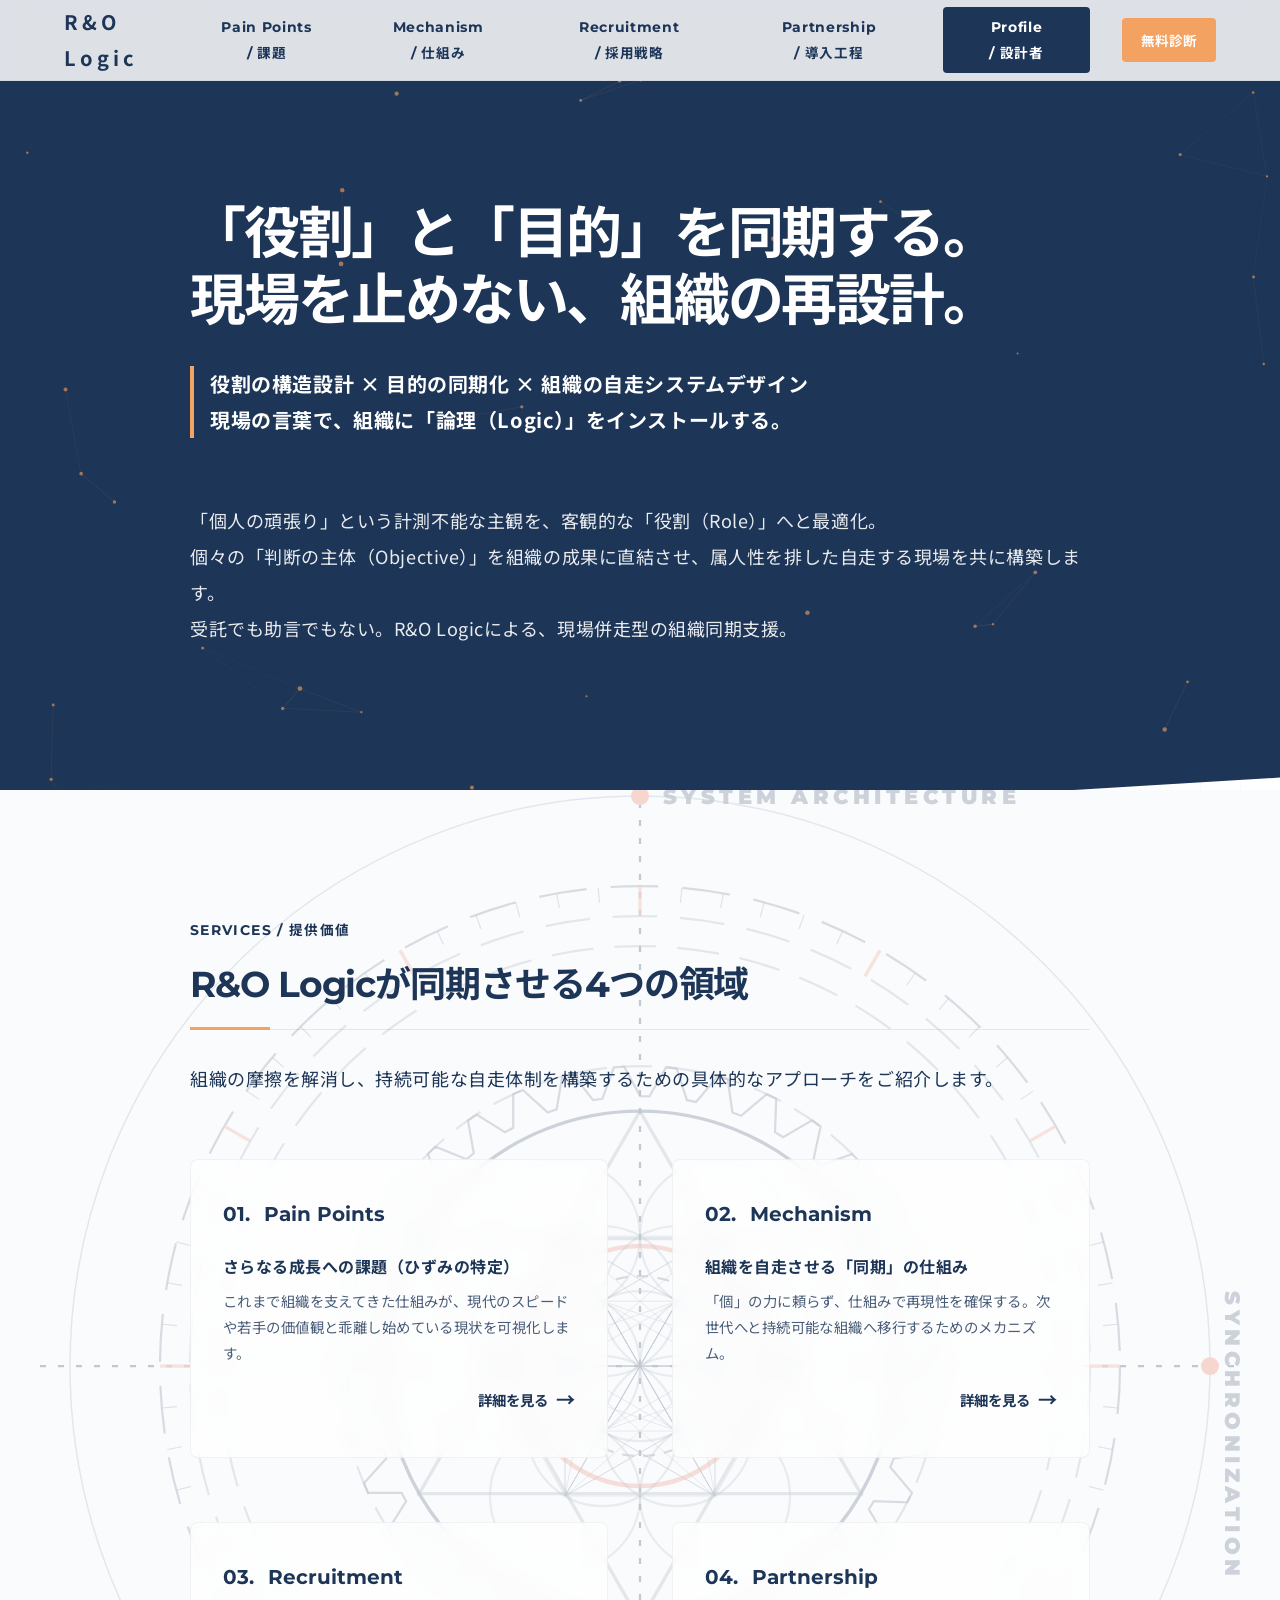
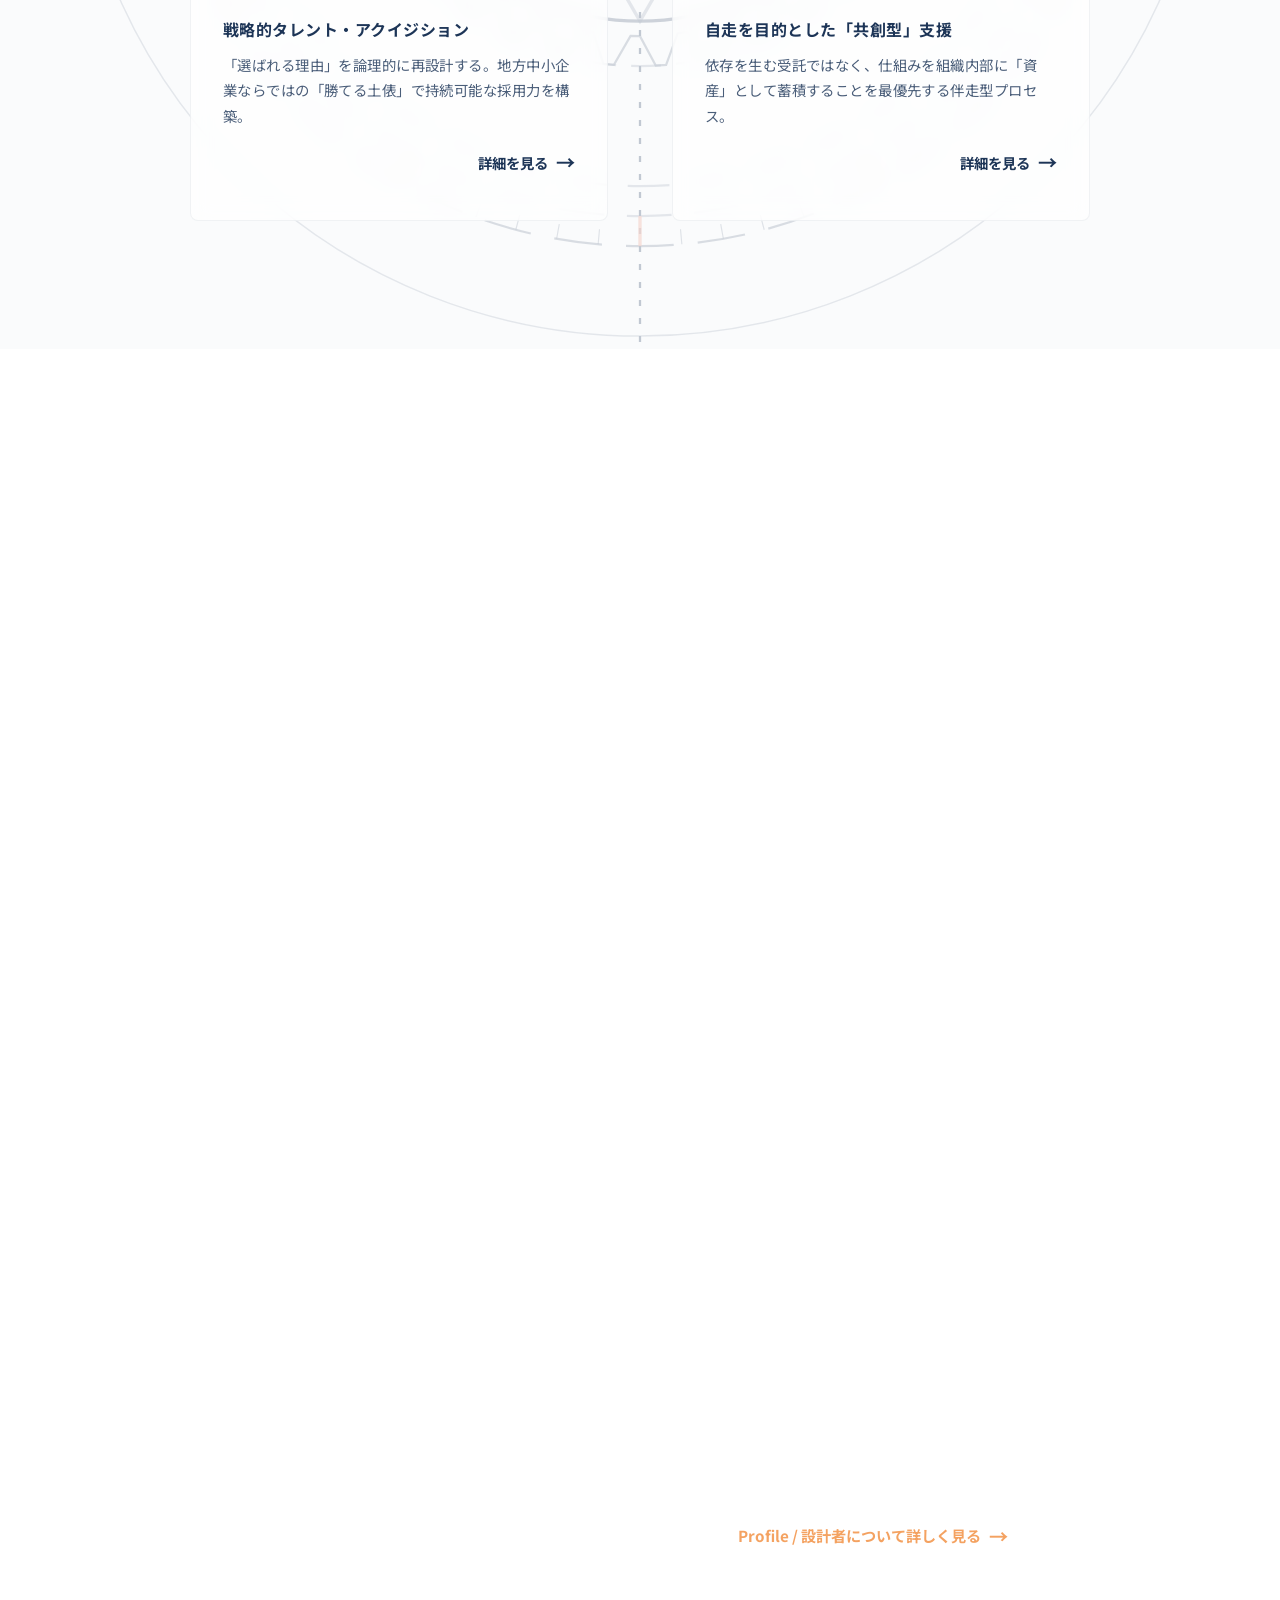
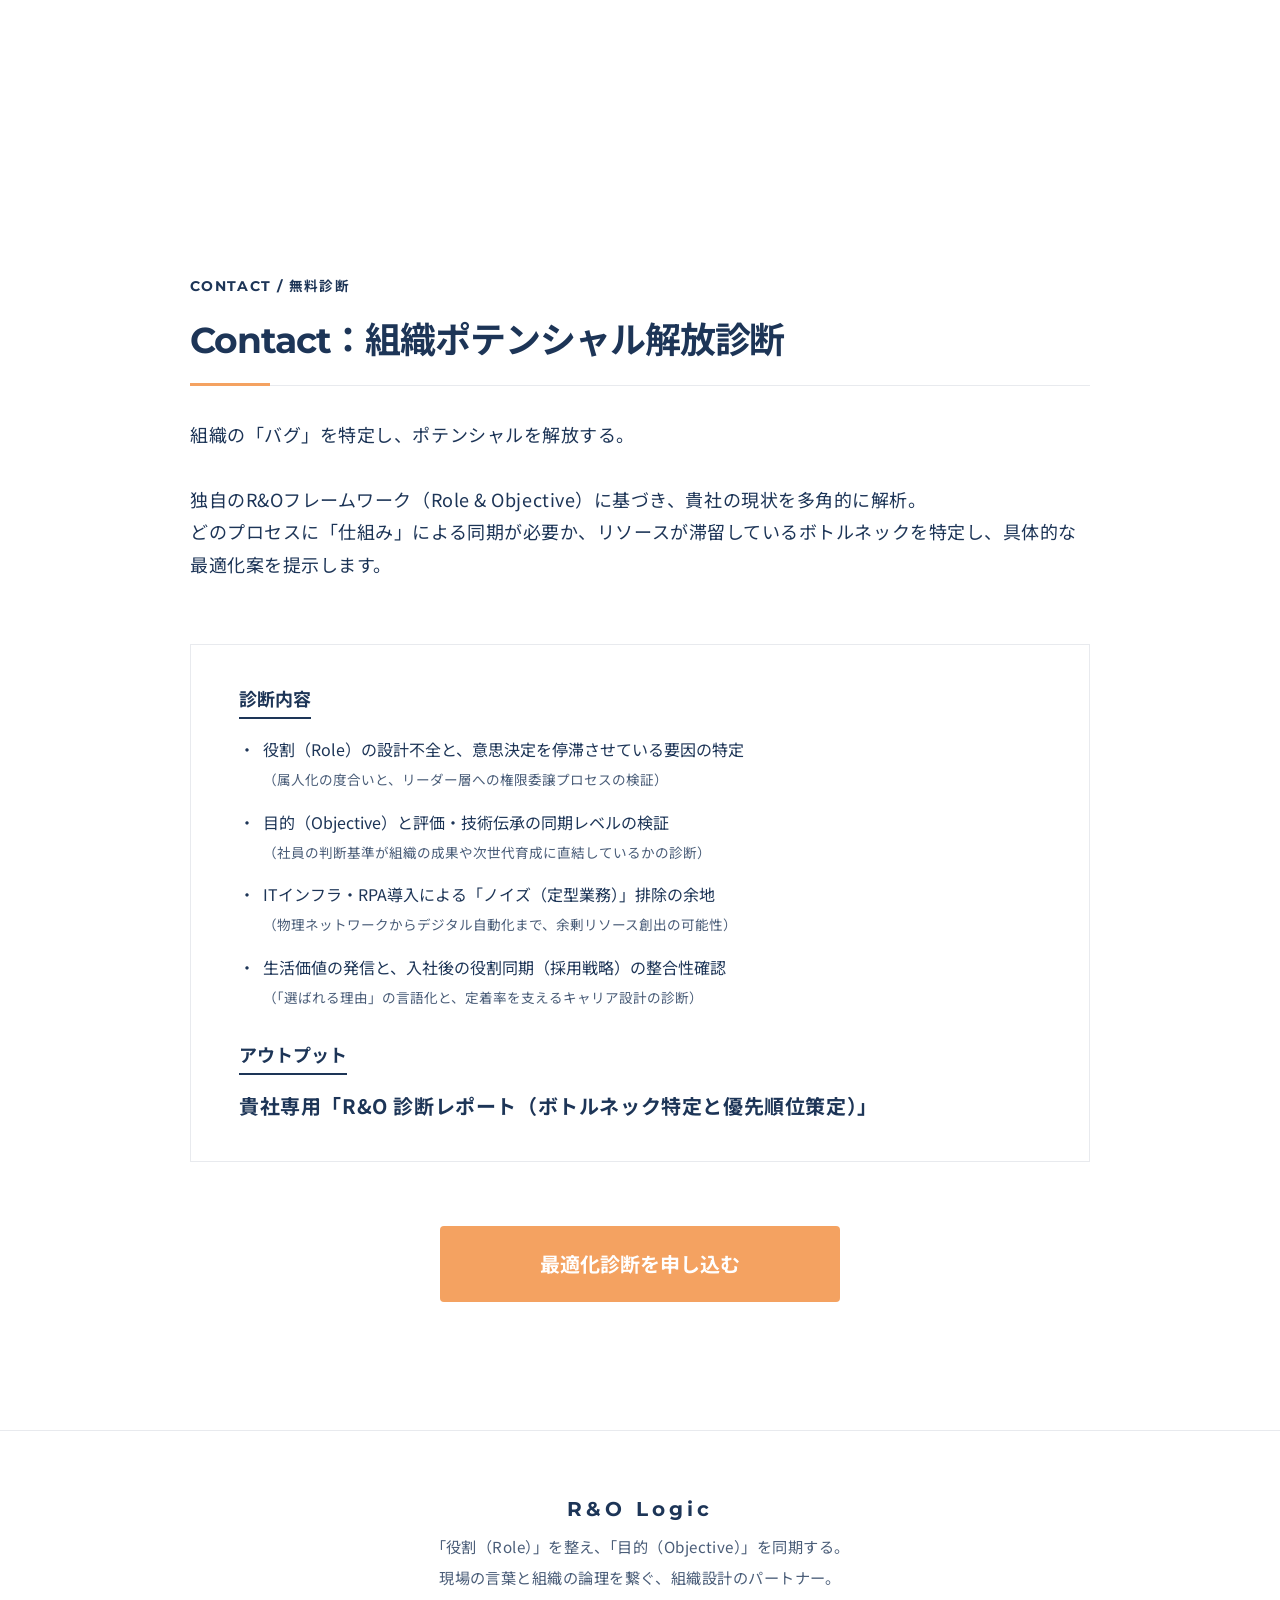
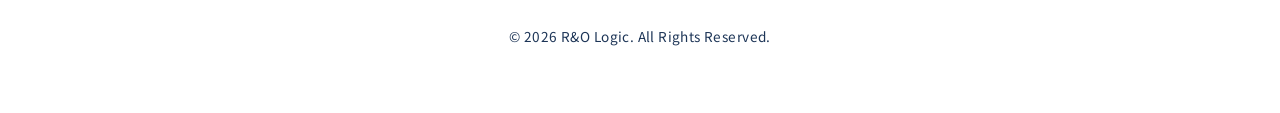
<file: index.html>
<!DOCTYPE html>
<html lang="ja">

<head>
    <meta charset="UTF-8">
    <meta name="viewport" content="width=device-width, initial-scale=1.0">
    <title>R&amp;O Logic | 現場を止めない組織同期化</title>
    <meta name="description"
        content="「個人の頑張り」を客観的な「役割」へと最適化。属人性を排した自走する現場を共に構築します。">
    <!-- OGP and Twitter Cards -->
    <meta property="og:title" content="R&amp;O Logic | 現場を止めない組織同期化">
    <meta property="og:description" content="「個人の頑張り」を客観的な「役割」へと最適化。属人性を排した自走する現場を共に構築します。">
    <meta property="og:type" content="website">
    <meta property="og:url" content="https://ein0327.github.io/RO-Logic/">
    <meta property="og:image" content="https://ein0327.github.io/RO-Logic/img/og-image.png">
    <meta name="twitter:card" content="summary_large_image">
    <!-- Favicon -->
    <link rel="icon" type="image/svg+xml" href="img/favicon.svg">
    <!-- Fonts -->
    <link rel="preconnect" href="https://fonts.googleapis.com">
    <link rel="preconnect" href="https://fonts.gstatic.com" crossorigin>
    <link
        href="https://fonts.googleapis.com/css2?family=Montserrat:wght@400;700;900&family=Noto+Sans+JP:wght@400;500;700;900&display=swap"
        rel="stylesheet">
    <link rel="stylesheet" href="css/style.css">
</head>

<body>
    <!-- Preloader -->
    <div id="preloader" class="preloader">
        <div class="preloader-content">
            <span class="preloader-logo">R&amp;O Logic</span>
            <div class="preloader-line"></div>
        </div>
    </div>
    <header class="header">
        <div class="header-container">
            <a href="index.html" class="logo" style="text-decoration: none; color: inherit;">R&amp;O Logic</a>
            <div class="header-actions">
                <nav class="nav" id="nav" aria-label="詳細メニュー">
                    <ul class="nav-list">
                        <li><a href="pain-points.html" class="nav-link"><span class="nav-en">Pain Points</span><span
                                    class="nav-ja">/ 課題</span></a></li>
                        <li><a href="mechanism.html" class="nav-link"><span class="nav-en">Mechanism</span><span
                                    class="nav-ja">/ 仕組み</span></a></li>
                        <li><a href="recruitment.html" class="nav-link"><span class="nav-en">Recruitment</span><span
                                    class="nav-ja">/ 採用戦略</span></a></li>
                        <li><a href="partnership.html" class="nav-link"><span class="nav-en">Partnership</span><span
                                    class="nav-ja">/ 導入工程</span></a></li>
                        <li><a href="profile.html" class="nav-link"><span class="nav-en">Profile</span><span
                                    class="nav-ja">/ 設計者</span></a></li>
                    </ul>
                </nav>
                <div class="header-right">
                    <a href="index.html#contact" class="btn btn-sm header-btn" style="word-break: keep-all; overflow-wrap: normal;"><span style="display:inline-block;">無料</span><span style="display:inline-block;">診断</span></a>
                    <button class="hamburger" id="hamburger" aria-label="Menu">
                        <span></span><span></span><span></span>
                    </button>
                </div>
            </div>
        </div>
    </header>

    <main>
        <!-- 1. Hero View -->
        <section id="concept" class="hero section-spacing">
            <canvas id="hero-canvas"></canvas>
            <div class="container hero-container fade-up">
                <h1 class="hero-title" style="font-size: 3.5rem;">
                    「役割」と「目的」を同期する。<br>
                    現場を止めない、組織の再設計。
                </h1>
                <p class="hero-sub" style="line-height: 1.8;">
                    役割の構造設計 × 目的の同期化 × 組織の自走システムデザイン<br>
                    現場の言葉で、組織に「論理（Logic）」をインストールする。
                </p>
                <div class="hero-lead">
                    <p>「個人の頑張り」という計測不能な主観を、客観的な「役割（Role）」へと最適化。<br>
                        個々の「判断の主体（Objective）」を組織の成果に直結させ、属人性を排した自走する現場を共に構築します。<br>
                        受託でも助言でもない。R&amp;O Logicによる、現場併走型の組織同期支援。</p>
                </div>
            </div>
        </section>


        <!-- Services Overview Grid (Subpages Links) -->
        <section class="section-spacing" style="position: relative; overflow: hidden; background-color: #fafbfc;">
            <!-- Da Vinci Blueprint Background Matrix -->
            <div style="position: absolute; top: 50%; left: 50%; width: 100%; min-width: 800px; max-width: 1200px; height: auto; transform: translate(-50%, -50%); pointer-events: none; opacity: 0.25; z-index: 0;">
                <svg viewBox="0 0 800 800" width="100%" height="auto" xmlns="http://www.w3.org/2000/svg">
                    <!-- Background Crosshairs & Golden Ratio Lines -->
                    <line x1="400" y1="0" x2="400" y2="800" stroke="#1D3557" stroke-width="1.5" stroke-dasharray="4 8"/>
                    <line x1="0" y1="400" x2="800" y2="400" stroke="#1D3557" stroke-width="1.5" stroke-dasharray="4 8"/>
                    <circle cx="400" cy="400" r="380" fill="none" stroke="#1D3557" stroke-width="1" opacity="0.4"/>
                    
                    <!-- Massive Central Object (Astrolabe / Orbit) -->
                    <g style="transform-origin: 400px 400px; animation-duration: 120s;" class="anim-spin-slow">
                        <!-- Giant Astrolabe Base -->
                        <circle cx="400" cy="400" r="320" fill="none" stroke="#1D3557" stroke-width="1.5" stroke-dasharray="32.0 16.0" opacity="0.6"/>
                        <circle cx="400" cy="400" r="300" fill="none" stroke="#1D3557" stroke-width="1.5" stroke-dasharray="30.0 15.0" opacity="0.4"/>
                        <circle cx="400" cy="400" r="280" fill="none" stroke="#1D3557" stroke-width="1.5" stroke-dasharray="28.0 14.0" opacity="0.4"/>
                        <circle cx="400" cy="400" r="200" fill="none" stroke="#1D3557" stroke-width="1.5" stroke-dasharray="20.0 10.0" opacity="0.4"/>
                        <line x1="720.0" y1="400.0" x2="700.0" y2="400.0" stroke="#E76F51" stroke-width="2.25" opacity="0.7"/>
                        <line x1="718.8" y1="427.9" x2="708.8" y2="427.0" stroke="#1D3557" stroke-width="0.75" opacity="0.5"/>
                        <line x1="715.1" y1="455.6" x2="705.3" y2="453.8" stroke="#1D3557" stroke-width="0.75" opacity="0.5"/>
                        <line x1="709.1" y1="482.8" x2="699.4" y2="480.2" stroke="#1D3557" stroke-width="0.75" opacity="0.5"/>
                        <line x1="700.7" y1="509.4" x2="691.3" y2="506.0" stroke="#1D3557" stroke-width="0.75" opacity="0.5"/>
                        <line x1="690.0" y1="535.2" x2="681.0" y2="531.0" stroke="#1D3557" stroke-width="0.75" opacity="0.5"/>
                        <line x1="677.1" y1="560.0" x2="659.8" y2="550.0" stroke="#E76F51" stroke-width="2.25" opacity="0.7"/>
                        <line x1="662.1" y1="583.5" x2="653.9" y2="577.8" stroke="#1D3557" stroke-width="0.75" opacity="0.5"/>
                        <line x1="645.1" y1="605.7" x2="637.5" y2="599.3" stroke="#1D3557" stroke-width="0.75" opacity="0.5"/>
                        <line x1="626.3" y1="626.3" x2="619.2" y2="619.2" stroke="#1D3557" stroke-width="0.75" opacity="0.5"/>
                        <line x1="605.7" y1="645.1" x2="599.3" y2="637.5" stroke="#1D3557" stroke-width="0.75" opacity="0.5"/>
                        <line x1="583.5" y1="662.1" x2="577.8" y2="653.9" stroke="#1D3557" stroke-width="0.75" opacity="0.5"/>
                        <line x1="560.0" y1="677.1" x2="550.0" y2="659.8" stroke="#E76F51" stroke-width="2.25" opacity="0.7"/>
                        <line x1="535.2" y1="690.0" x2="531.0" y2="681.0" stroke="#1D3557" stroke-width="0.75" opacity="0.5"/>
                        <line x1="509.4" y1="700.7" x2="506.0" y2="691.3" stroke="#1D3557" stroke-width="0.75" opacity="0.5"/>
                        <line x1="482.8" y1="709.1" x2="480.2" y2="699.4" stroke="#1D3557" stroke-width="0.75" opacity="0.5"/>
                        <line x1="455.6" y1="715.1" x2="453.8" y2="705.3" stroke="#1D3557" stroke-width="0.75" opacity="0.5"/>
                        <line x1="427.9" y1="718.8" x2="427.0" y2="708.8" stroke="#1D3557" stroke-width="0.75" opacity="0.5"/>
                        <line x1="400.0" y1="720.0" x2="400.0" y2="700.0" stroke="#E76F51" stroke-width="2.25" opacity="0.7"/>
                        <line x1="372.1" y1="718.8" x2="373.0" y2="708.8" stroke="#1D3557" stroke-width="0.75" opacity="0.5"/>
                        <line x1="344.4" y1="715.1" x2="346.2" y2="705.3" stroke="#1D3557" stroke-width="0.75" opacity="0.5"/>
                        <line x1="317.2" y1="709.1" x2="319.8" y2="699.4" stroke="#1D3557" stroke-width="0.75" opacity="0.5"/>
                        <line x1="290.6" y1="700.7" x2="294.0" y2="691.3" stroke="#1D3557" stroke-width="0.75" opacity="0.5"/>
                        <line x1="264.8" y1="690.0" x2="269.0" y2="681.0" stroke="#1D3557" stroke-width="0.75" opacity="0.5"/>
                        <line x1="240.0" y1="677.1" x2="250.0" y2="659.8" stroke="#E76F51" stroke-width="2.25" opacity="0.7"/>
                        <line x1="216.5" y1="662.1" x2="222.2" y2="653.9" stroke="#1D3557" stroke-width="0.75" opacity="0.5"/>
                        <line x1="194.3" y1="645.1" x2="200.7" y2="637.5" stroke="#1D3557" stroke-width="0.75" opacity="0.5"/>
                        <line x1="173.7" y1="626.3" x2="180.8" y2="619.2" stroke="#1D3557" stroke-width="0.75" opacity="0.5"/>
                        <line x1="154.9" y1="605.7" x2="162.5" y2="599.3" stroke="#1D3557" stroke-width="0.75" opacity="0.5"/>
                        <line x1="137.9" y1="583.5" x2="146.1" y2="577.8" stroke="#1D3557" stroke-width="0.75" opacity="0.5"/>
                        <line x1="122.9" y1="560.0" x2="140.2" y2="550.0" stroke="#E76F51" stroke-width="2.25" opacity="0.7"/>
                        <line x1="110.0" y1="535.2" x2="119.0" y2="531.0" stroke="#1D3557" stroke-width="0.75" opacity="0.5"/>
                        <line x1="99.3" y1="509.4" x2="108.7" y2="506.0" stroke="#1D3557" stroke-width="0.75" opacity="0.5"/>
                        <line x1="90.9" y1="482.8" x2="100.6" y2="480.2" stroke="#1D3557" stroke-width="0.75" opacity="0.5"/>
                        <line x1="84.9" y1="455.6" x2="94.7" y2="453.8" stroke="#1D3557" stroke-width="0.75" opacity="0.5"/>
                        <line x1="81.2" y1="427.9" x2="91.2" y2="427.0" stroke="#1D3557" stroke-width="0.75" opacity="0.5"/>
                        <line x1="80.0" y1="400.0" x2="100.0" y2="400.0" stroke="#E76F51" stroke-width="2.25" opacity="0.7"/>
                        <line x1="81.2" y1="372.1" x2="91.2" y2="373.0" stroke="#1D3557" stroke-width="0.75" opacity="0.5"/>
                        <line x1="84.9" y1="344.4" x2="94.7" y2="346.2" stroke="#1D3557" stroke-width="0.75" opacity="0.5"/>
                        <line x1="90.9" y1="317.2" x2="100.6" y2="319.8" stroke="#1D3557" stroke-width="0.75" opacity="0.5"/>
                        <line x1="99.3" y1="290.6" x2="108.7" y2="294.0" stroke="#1D3557" stroke-width="0.75" opacity="0.5"/>
                        <line x1="110.0" y1="264.8" x2="119.0" y2="269.0" stroke="#1D3557" stroke-width="0.75" opacity="0.5"/>
                        <line x1="122.9" y1="240.0" x2="140.2" y2="250.0" stroke="#E76F51" stroke-width="2.25" opacity="0.7"/>
                        <line x1="137.9" y1="216.5" x2="146.1" y2="222.2" stroke="#1D3557" stroke-width="0.75" opacity="0.5"/>
                        <line x1="154.9" y1="194.3" x2="162.5" y2="200.7" stroke="#1D3557" stroke-width="0.75" opacity="0.5"/>
                        <line x1="173.7" y1="173.7" x2="180.8" y2="180.8" stroke="#1D3557" stroke-width="0.75" opacity="0.5"/>
                        <line x1="194.3" y1="154.9" x2="200.7" y2="162.5" stroke="#1D3557" stroke-width="0.75" opacity="0.5"/>
                        <line x1="216.5" y1="137.9" x2="222.2" y2="146.1" stroke="#1D3557" stroke-width="0.75" opacity="0.5"/>
                        <line x1="240.0" y1="122.9" x2="250.0" y2="140.2" stroke="#E76F51" stroke-width="2.25" opacity="0.7"/>
                        <line x1="264.8" y1="110.0" x2="269.0" y2="119.0" stroke="#1D3557" stroke-width="0.75" opacity="0.5"/>
                        <line x1="290.6" y1="99.3" x2="294.0" y2="108.7" stroke="#1D3557" stroke-width="0.75" opacity="0.5"/>
                        <line x1="317.2" y1="90.9" x2="319.8" y2="100.6" stroke="#1D3557" stroke-width="0.75" opacity="0.5"/>
                        <line x1="344.4" y1="84.9" x2="346.2" y2="94.7" stroke="#1D3557" stroke-width="0.75" opacity="0.5"/>
                        <line x1="372.1" y1="81.2" x2="373.0" y2="91.2" stroke="#1D3557" stroke-width="0.75" opacity="0.5"/>
                        <line x1="400.0" y1="80.0" x2="400.0" y2="100.0" stroke="#E76F51" stroke-width="2.25" opacity="0.7"/>
                        <line x1="427.9" y1="81.2" x2="427.0" y2="91.2" stroke="#1D3557" stroke-width="0.75" opacity="0.5"/>
                        <line x1="455.6" y1="84.9" x2="453.8" y2="94.7" stroke="#1D3557" stroke-width="0.75" opacity="0.5"/>
                        <line x1="482.8" y1="90.9" x2="480.2" y2="100.6" stroke="#1D3557" stroke-width="0.75" opacity="0.5"/>
                        <line x1="509.4" y1="99.3" x2="506.0" y2="108.7" stroke="#1D3557" stroke-width="0.75" opacity="0.5"/>
                        <line x1="535.2" y1="110.0" x2="531.0" y2="119.0" stroke="#1D3557" stroke-width="0.75" opacity="0.5"/>
                        <line x1="560.0" y1="122.9" x2="550.0" y2="140.2" stroke="#E76F51" stroke-width="2.25" opacity="0.7"/>
                        <line x1="583.5" y1="137.9" x2="577.8" y2="146.1" stroke="#1D3557" stroke-width="0.75" opacity="0.5"/>
                        <line x1="605.7" y1="154.9" x2="599.3" y2="162.5" stroke="#1D3557" stroke-width="0.75" opacity="0.5"/>
                        <line x1="626.3" y1="173.7" x2="619.2" y2="180.8" stroke="#1D3557" stroke-width="0.75" opacity="0.5"/>
                        <line x1="645.1" y1="194.3" x2="637.5" y2="200.7" stroke="#1D3557" stroke-width="0.75" opacity="0.5"/>
                        <line x1="662.1" y1="216.5" x2="653.9" y2="222.2" stroke="#1D3557" stroke-width="0.75" opacity="0.5"/>
                        <line x1="677.1" y1="240.0" x2="659.8" y2="250.0" stroke="#E76F51" stroke-width="2.25" opacity="0.7"/>
                        <line x1="690.0" y1="264.8" x2="681.0" y2="269.0" stroke="#1D3557" stroke-width="0.75" opacity="0.5"/>
                        <line x1="700.7" y1="290.6" x2="691.3" y2="294.0" stroke="#1D3557" stroke-width="0.75" opacity="0.5"/>
                        <line x1="709.1" y1="317.2" x2="699.4" y2="319.8" stroke="#1D3557" stroke-width="0.75" opacity="0.5"/>
                        <line x1="715.1" y1="344.4" x2="705.3" y2="346.2" stroke="#1D3557" stroke-width="0.75" opacity="0.5"/>
                        <line x1="718.8" y1="372.1" x2="708.8" y2="373.0" stroke="#1D3557" stroke-width="0.75" opacity="0.5"/>
                        <circle cx="400" cy="400" r="80" fill="none" stroke="#E76F51" stroke-width="3.0" opacity="0.8"/>
                        <circle cx="400" cy="400" r="60" fill="none" stroke="#1D3557" stroke-width="1.5" stroke-dasharray="8 6" opacity="0.6"/>
                    </g>

                    <!-- Counter-Rotating Inner Object -->
                    <g style="transform-origin: 400px 400px; animation-duration: 180s;" class="anim-spin-reverse">
                        <path d="M 580.0 400.0 L 579.9 406.3 L 599.2 417.4 L 598.5 424.4 L 577.3 431.3 L 576.1 437.4 L 593.2 451.8 L 591.3 458.5 L 569.1 461.6 L 566.9 467.4 L 581.3 484.5 L 578.2 490.8 L 555.9 490.0 L 552.6 495.4 L 563.8 514.7 L 559.7 520.4 L 537.9 515.7 L 533.8 520.4 L 541.4 541.4 L 536.4 546.3 L 515.7 537.9 L 510.8 541.8 L 514.7 563.8 L 508.9 567.7 L 490.0 555.9 L 484.5 558.9 L 484.5 581.3 L 478.1 584.1 L 461.6 569.1 L 455.6 571.2 L 451.8 593.2 L 445.0 594.9 L 431.3 577.3 L 425.1 578.2 L 417.4 599.2 L 410.5 599.7 L 400.0 580.0 L 393.7 579.9 L 382.6 599.2 L 375.6 598.5 L 368.7 577.3 L 362.6 576.1 L 348.2 593.2 L 341.5 591.3 L 338.4 569.1 L 332.6 566.9 L 315.5 581.3 L 309.2 578.2 L 310.0 555.9 L 304.6 552.6 L 285.3 563.8 L 279.6 559.7 L 284.3 537.9 L 279.6 533.8 L 258.6 541.4 L 253.7 536.4 L 262.1 515.7 L 258.2 510.8 L 236.2 514.7 L 232.3 508.9 L 244.1 490.0 L 241.1 484.5 L 218.7 484.5 L 215.9 478.1 L 230.9 461.6 L 228.8 455.6 L 206.8 451.8 L 205.1 445.0 L 222.7 431.3 L 221.8 425.1 L 200.8 417.4 L 200.3 410.5 L 220.0 400.0 L 220.1 393.7 L 200.8 382.6 L 201.5 375.6 L 222.7 368.7 L 223.9 362.6 L 206.8 348.2 L 208.7 341.5 L 230.9 338.4 L 233.1 332.6 L 218.7 315.5 L 221.8 309.2 L 244.1 310.0 L 247.4 304.6 L 236.2 285.3 L 240.3 279.6 L 262.1 284.3 L 266.2 279.6 L 258.6 258.6 L 263.6 253.7 L 284.3 262.1 L 289.2 258.2 L 285.3 236.2 L 291.1 232.3 L 310.0 244.1 L 315.5 241.1 L 315.5 218.7 L 321.9 215.9 L 338.4 230.9 L 344.4 228.8 L 348.2 206.8 L 355.0 205.1 L 368.7 222.7 L 374.9 221.8 L 382.6 200.8 L 389.5 200.3 L 400.0 220.0 L 406.3 220.1 L 417.4 200.8 L 424.4 201.5 L 431.3 222.7 L 437.4 223.9 L 451.8 206.8 L 458.5 208.7 L 461.6 230.9 L 467.4 233.1 L 484.5 218.7 L 490.8 221.8 L 490.0 244.1 L 495.4 247.4 L 514.7 236.2 L 520.4 240.3 L 515.7 262.1 L 520.4 266.2 L 541.4 258.6 L 546.3 263.6 L 537.9 284.3 L 541.8 289.2 L 563.8 285.3 L 567.7 291.1 L 555.9 310.0 L 558.9 315.5 L 581.3 315.5 L 584.1 321.9 L 569.1 338.4 L 571.2 344.4 L 593.2 348.2 L 594.9 355.0 L 577.3 368.7 L 578.2 374.9 L 599.2 382.6 L 599.7 389.5 Z" fill="none" opacity="0.6" stroke="#1D3557" stroke-width="1.5"/>
                        <circle cx="400" cy="400" r="170" fill="none" stroke="#1D3557" stroke-width="2.25" opacity="0.8"/>
                        <polygon points="400,230 547.22,485.0 252.78,485.0" fill="none" stroke="#1D3557" stroke-width="2.25" opacity="0.4"/>
                        <polygon points="400,570 547.22,315.0 252.78,315.0" fill="none" stroke="#1D3557" stroke-width="2.25" opacity="0.4"/>

                        <!-- Metatron Web Overlay -->
                        <circle cx="400.0" cy="400.0" r="50.0" fill="none" stroke="#1D3557" stroke-width="1.5" opacity="0.3"/>
                        <circle cx="450.0" cy="400.0" r="50.0" fill="none" stroke="#1D3557" stroke-width="1.5" opacity="0.3"/>
                        <circle cx="425.0" cy="443.3" r="50.0" fill="none" stroke="#1D3557" stroke-width="1.5" opacity="0.3"/>
                        <circle cx="375.0" cy="443.3" r="50.0" fill="none" stroke="#1D3557" stroke-width="1.5" opacity="0.3"/>
                        <circle cx="350.0" cy="400.0" r="50.0" fill="none" stroke="#1D3557" stroke-width="1.5" opacity="0.3"/>
                        <circle cx="375.0" cy="356.7" r="50.0" fill="none" stroke="#1D3557" stroke-width="1.5" opacity="0.3"/>
                        <circle cx="425.0" cy="356.7" r="50.0" fill="none" stroke="#1D3557" stroke-width="1.5" opacity="0.3"/>
                        <circle cx="500.0" cy="400.0" r="50.0" fill="none" stroke="#1D3557" stroke-width="1.5" opacity="0.3"/>
                        <circle cx="450.0" cy="486.6" r="50.0" fill="none" stroke="#1D3557" stroke-width="1.5" opacity="0.3"/>
                        <circle cx="350.0" cy="486.6" r="50.0" fill="none" stroke="#1D3557" stroke-width="1.5" opacity="0.3"/>
                        <circle cx="300.0" cy="400.0" r="50.0" fill="none" stroke="#1D3557" stroke-width="1.5" opacity="0.3"/>
                        <circle cx="350.0" cy="313.4" r="50.0" fill="none" stroke="#1D3557" stroke-width="1.5" opacity="0.3"/>
                        <circle cx="450.0" cy="313.4" r="50.0" fill="none" stroke="#1D3557" stroke-width="1.5" opacity="0.3"/>
                        <line x1="400.0" y1="400.0" x2="450.0" y2="400.0" stroke="#1D3557" stroke-width="0.6000000000000001" opacity="0.4"/>
                        <line x1="400.0" y1="400.0" x2="425.0" y2="443.3" stroke="#1D3557" stroke-width="0.6000000000000001" opacity="0.4"/>
                        <line x1="400.0" y1="400.0" x2="375.0" y2="443.3" stroke="#1D3557" stroke-width="0.6000000000000001" opacity="0.4"/>
                        <line x1="400.0" y1="400.0" x2="350.0" y2="400.0" stroke="#1D3557" stroke-width="0.6000000000000001" opacity="0.4"/>
                        <line x1="400.0" y1="400.0" x2="375.0" y2="356.7" stroke="#1D3557" stroke-width="0.6000000000000001" opacity="0.4"/>
                        <line x1="400.0" y1="400.0" x2="425.0" y2="356.7" stroke="#1D3557" stroke-width="0.6000000000000001" opacity="0.4"/>
                        <line x1="400.0" y1="400.0" x2="500.0" y2="400.0" stroke="#1D3557" stroke-width="0.6000000000000001" opacity="0.4"/>
                        <line x1="400.0" y1="400.0" x2="450.0" y2="486.6" stroke="#1D3557" stroke-width="0.6000000000000001" opacity="0.4"/>
                        <line x1="400.0" y1="400.0" x2="350.0" y2="486.6" stroke="#1D3557" stroke-width="0.6000000000000001" opacity="0.4"/>
                        <line x1="400.0" y1="400.0" x2="300.0" y2="400.0" stroke="#1D3557" stroke-width="0.6000000000000001" opacity="0.4"/>
                        <line x1="400.0" y1="400.0" x2="350.0" y2="313.4" stroke="#1D3557" stroke-width="0.6000000000000001" opacity="0.4"/>
                        <line x1="400.0" y1="400.0" x2="450.0" y2="313.4" stroke="#1D3557" stroke-width="0.6000000000000001" opacity="0.4"/>
                        <line x1="450.0" y1="400.0" x2="425.0" y2="443.3" stroke="#1D3557" stroke-width="0.6000000000000001" opacity="0.4"/>
                        <line x1="450.0" y1="400.0" x2="375.0" y2="443.3" stroke="#1D3557" stroke-width="0.6000000000000001" opacity="0.4"/>
                        <line x1="450.0" y1="400.0" x2="350.0" y2="400.0" stroke="#1D3557" stroke-width="0.6000000000000001" opacity="0.4"/>
                        <line x1="450.0" y1="400.0" x2="375.0" y2="356.7" stroke="#1D3557" stroke-width="0.6000000000000001" opacity="0.4"/>
                        <line x1="450.0" y1="400.0" x2="425.0" y2="356.7" stroke="#1D3557" stroke-width="0.6000000000000001" opacity="0.4"/>
                        <line x1="450.0" y1="400.0" x2="500.0" y2="400.0" stroke="#1D3557" stroke-width="0.6000000000000001" opacity="0.4"/>
                        <line x1="450.0" y1="400.0" x2="450.0" y2="486.6" stroke="#1D3557" stroke-width="0.6000000000000001" opacity="0.4"/>
                        <line x1="450.0" y1="400.0" x2="350.0" y2="486.6" stroke="#1D3557" stroke-width="0.6000000000000001" opacity="0.4"/>
                        <line x1="450.0" y1="400.0" x2="300.0" y2="400.0" stroke="#1D3557" stroke-width="0.6000000000000001" opacity="0.4"/>
                        <line x1="450.0" y1="400.0" x2="350.0" y2="313.4" stroke="#1D3557" stroke-width="0.6000000000000001" opacity="0.4"/>
                        <line x1="450.0" y1="400.0" x2="450.0" y2="313.4" stroke="#1D3557" stroke-width="0.6000000000000001" opacity="0.4"/>
                        <line x1="425.0" y1="443.3" x2="375.0" y2="443.3" stroke="#1D3557" stroke-width="0.6000000000000001" opacity="0.4"/>
                        <line x1="425.0" y1="443.3" x2="350.0" y2="400.0" stroke="#1D3557" stroke-width="0.6000000000000001" opacity="0.4"/>
                        <line x1="425.0" y1="443.3" x2="375.0" y2="356.7" stroke="#1D3557" stroke-width="0.6000000000000001" opacity="0.4"/>
                        <line x1="425.0" y1="443.3" x2="425.0" y2="356.7" stroke="#1D3557" stroke-width="0.6000000000000001" opacity="0.4"/>
                        <line x1="425.0" y1="443.3" x2="500.0" y2="400.0" stroke="#1D3557" stroke-width="0.6000000000000001" opacity="0.4"/>
                        <line x1="425.0" y1="443.3" x2="450.0" y2="486.6" stroke="#1D3557" stroke-width="0.6000000000000001" opacity="0.4"/>
                        <line x1="425.0" y1="443.3" x2="350.0" y2="486.6" stroke="#1D3557" stroke-width="0.6000000000000001" opacity="0.4"/>
                        <line x1="425.0" y1="443.3" x2="300.0" y2="400.0" stroke="#1D3557" stroke-width="0.6000000000000001" opacity="0.4"/>
                        <line x1="425.0" y1="443.3" x2="350.0" y2="313.4" stroke="#1D3557" stroke-width="0.6000000000000001" opacity="0.4"/>
                        <line x1="425.0" y1="443.3" x2="450.0" y2="313.4" stroke="#1D3557" stroke-width="0.6000000000000001" opacity="0.4"/>
                        <line x1="375.0" y1="443.3" x2="350.0" y2="400.0" stroke="#1D3557" stroke-width="0.6000000000000001" opacity="0.4"/>
                        <line x1="375.0" y1="443.3" x2="375.0" y2="356.7" stroke="#1D3557" stroke-width="0.6000000000000001" opacity="0.4"/>
                        <line x1="375.0" y1="443.3" x2="425.0" y2="356.7" stroke="#1D3557" stroke-width="0.6000000000000001" opacity="0.4"/>
                        <line x1="375.0" y1="443.3" x2="500.0" y2="400.0" stroke="#1D3557" stroke-width="0.6000000000000001" opacity="0.4"/>
                        <line x1="375.0" y1="443.3" x2="450.0" y2="486.6" stroke="#1D3557" stroke-width="0.6000000000000001" opacity="0.4"/>
                        <line x1="375.0" y1="443.3" x2="350.0" y2="486.6" stroke="#1D3557" stroke-width="0.6000000000000001" opacity="0.4"/>
                        <line x1="375.0" y1="443.3" x2="300.0" y2="400.0" stroke="#1D3557" stroke-width="0.6000000000000001" opacity="0.4"/>
                        <line x1="375.0" y1="443.3" x2="350.0" y2="313.4" stroke="#1D3557" stroke-width="0.6000000000000001" opacity="0.4"/>
                        <line x1="375.0" y1="443.3" x2="450.0" y2="313.4" stroke="#1D3557" stroke-width="0.6000000000000001" opacity="0.4"/>
                        <line x1="350.0" y1="400.0" x2="375.0" y2="356.7" stroke="#1D3557" stroke-width="0.6000000000000001" opacity="0.4"/>
                        <line x1="350.0" y1="400.0" x2="425.0" y2="356.7" stroke="#1D3557" stroke-width="0.6000000000000001" opacity="0.4"/>
                        <line x1="350.0" y1="400.0" x2="500.0" y2="400.0" stroke="#1D3557" stroke-width="0.6000000000000001" opacity="0.4"/>
                        <line x1="350.0" y1="400.0" x2="450.0" y2="486.6" stroke="#1D3557" stroke-width="0.6000000000000001" opacity="0.4"/>
                        <line x1="350.0" y1="400.0" x2="350.0" y2="486.6" stroke="#1D3557" stroke-width="0.6000000000000001" opacity="0.4"/>
                        <line x1="350.0" y1="400.0" x2="300.0" y2="400.0" stroke="#1D3557" stroke-width="0.6000000000000001" opacity="0.4"/>
                        <line x1="350.0" y1="400.0" x2="350.0" y2="313.4" stroke="#1D3557" stroke-width="0.6000000000000001" opacity="0.4"/>
                        <line x1="350.0" y1="400.0" x2="450.0" y2="313.4" stroke="#1D3557" stroke-width="0.6000000000000001" opacity="0.4"/>
                        <line x1="375.0" y1="356.7" x2="425.0" y2="356.7" stroke="#1D3557" stroke-width="0.6000000000000001" opacity="0.4"/>
                        <line x1="375.0" y1="356.7" x2="500.0" y2="400.0" stroke="#1D3557" stroke-width="0.6000000000000001" opacity="0.4"/>
                        <line x1="375.0" y1="356.7" x2="450.0" y2="486.6" stroke="#1D3557" stroke-width="0.6000000000000001" opacity="0.4"/>
                        <line x1="375.0" y1="356.7" x2="350.0" y2="486.6" stroke="#1D3557" stroke-width="0.6000000000000001" opacity="0.4"/>
                        <line x1="375.0" y1="356.7" x2="300.0" y2="400.0" stroke="#1D3557" stroke-width="0.6000000000000001" opacity="0.4"/>
                        <line x1="375.0" y1="356.7" x2="350.0" y2="313.4" stroke="#1D3557" stroke-width="0.6000000000000001" opacity="0.4"/>
                        <line x1="375.0" y1="356.7" x2="450.0" y2="313.4" stroke="#1D3557" stroke-width="0.6000000000000001" opacity="0.4"/>
                        <line x1="425.0" y1="356.7" x2="500.0" y2="400.0" stroke="#1D3557" stroke-width="0.6000000000000001" opacity="0.4"/>
                        <line x1="425.0" y1="356.7" x2="450.0" y2="486.6" stroke="#1D3557" stroke-width="0.6000000000000001" opacity="0.4"/>
                        <line x1="425.0" y1="356.7" x2="350.0" y2="486.6" stroke="#1D3557" stroke-width="0.6000000000000001" opacity="0.4"/>
                        <line x1="425.0" y1="356.7" x2="300.0" y2="400.0" stroke="#1D3557" stroke-width="0.6000000000000001" opacity="0.4"/>
                        <line x1="425.0" y1="356.7" x2="350.0" y2="313.4" stroke="#1D3557" stroke-width="0.6000000000000001" opacity="0.4"/>
                        <line x1="425.0" y1="356.7" x2="450.0" y2="313.4" stroke="#1D3557" stroke-width="0.6000000000000001" opacity="0.4"/>
                        <line x1="500.0" y1="400.0" x2="450.0" y2="486.6" stroke="#1D3557" stroke-width="0.6000000000000001" opacity="0.4"/>
                        <line x1="500.0" y1="400.0" x2="350.0" y2="486.6" stroke="#1D3557" stroke-width="0.6000000000000001" opacity="0.4"/>
                        <line x1="500.0" y1="400.0" x2="300.0" y2="400.0" stroke="#1D3557" stroke-width="0.6000000000000001" opacity="0.4"/>
                        <line x1="500.0" y1="400.0" x2="350.0" y2="313.4" stroke="#1D3557" stroke-width="0.6000000000000001" opacity="0.4"/>
                        <line x1="500.0" y1="400.0" x2="450.0" y2="313.4" stroke="#1D3557" stroke-width="0.6000000000000001" opacity="0.4"/>
                        <line x1="450.0" y1="486.6" x2="350.0" y2="486.6" stroke="#1D3557" stroke-width="0.6000000000000001" opacity="0.4"/>
                        <line x1="450.0" y1="486.6" x2="300.0" y2="400.0" stroke="#1D3557" stroke-width="0.6000000000000001" opacity="0.4"/>
                        <line x1="450.0" y1="486.6" x2="350.0" y2="313.4" stroke="#1D3557" stroke-width="0.6000000000000001" opacity="0.4"/>
                        <line x1="450.0" y1="486.6" x2="450.0" y2="313.4" stroke="#1D3557" stroke-width="0.6000000000000001" opacity="0.4"/>
                        <line x1="350.0" y1="486.6" x2="300.0" y2="400.0" stroke="#1D3557" stroke-width="0.6000000000000001" opacity="0.4"/>
                        <line x1="350.0" y1="486.6" x2="350.0" y2="313.4" stroke="#1D3557" stroke-width="0.6000000000000001" opacity="0.4"/>
                        <line x1="350.0" y1="486.6" x2="450.0" y2="313.4" stroke="#1D3557" stroke-width="0.6000000000000001" opacity="0.4"/>
                        <line x1="300.0" y1="400.0" x2="350.0" y2="313.4" stroke="#1D3557" stroke-width="0.6000000000000001" opacity="0.4"/>
                        <line x1="300.0" y1="400.0" x2="450.0" y2="313.4" stroke="#1D3557" stroke-width="0.6000000000000001" opacity="0.4"/>
                        <line x1="350.0" y1="313.4" x2="450.0" y2="313.4" stroke="#1D3557" stroke-width="0.6000000000000001" opacity="0.4"/>
                    </g>
                    
                    <!-- Pulsing/Static Outer Measurement Nodes -->
                    <circle cx="400" cy="20" r="6" fill="#E76F51" class="anim-blueprint-pulse"/>
                    <text x="415" y="25" fill="#1D3557" font-size="14" font-family="var(--font-en)" opacity="0.8" letter-spacing="3px" font-weight="900">SYSTEM ARCHITECTURE</text>
                    
                    <circle cx="780" cy="400" r="6" fill="#E76F51" class="anim-blueprint-pulse"/>
                    <text x="730" y="390" fill="#1D3557" font-size="14" font-family="var(--font-en)" opacity="0.8" letter-spacing="3px" font-weight="900" transform="rotate(90 780 400)">SYNCHRONIZATION</text>
                </svg>
            </div>

            <div class="container fade-up" style="position: relative; z-index: 1;">
                <div class="section-title">
                    <span class="section-label">Services / 提供価値</span>
                    <h2>R&amp;O Logicが同期させる4つの領域</h2>
                    <p class="section-desc">組織の摩擦を解消し、持続可能な自走体制を構築するための具体的なアプローチをご紹介します。</p>
                </div>

                <div class="grid grid-2">
                    <a href="pain-points.html" class="card service-card fade-up">
                        <h3
                            style="border-bottom: 2px solid var(--clr-primary); padding-bottom: 0.5rem; margin-bottom: 1rem;">
                            <span style="color: var(--clr-primary); margin-right: 0.5rem;">01.</span> Pain Points</h3>
                        <p style="font-weight: 700; margin-bottom: 0.5rem;">さらなる成長への課題（ひずみの特定）</p>
                        <p style="font-size: 0.9rem; opacity: 0.8; margin-bottom: 1rem;">
                            これまで組織を支えてきた仕組みが、現代のスピードや若手の価値観と乖離し始めている現状を可視化します。</p>
                        <span
                            style="color: var(--clr-text); font-weight: 700; font-size: 0.9rem; display: flex; align-items: center; gap: 0.5rem; justify-content: flex-end;">詳細を見る
                            <span style="font-size: 1.2rem;">&rarr;</span></span>
                    </a>

                    <a href="mechanism.html" class="card service-card fade-up delay-1">
                        <h3
                            style="border-bottom: 2px solid var(--clr-primary); padding-bottom: 0.5rem; margin-bottom: 1rem;">
                            <span style="color: var(--clr-primary); margin-right: 0.5rem;">02.</span> Mechanism</h3>
                        <p style="font-weight: 700; margin-bottom: 0.5rem;">組織を自走させる「同期」の仕組み</p>
                        <p style="font-size: 0.9rem; opacity: 0.8; margin-bottom: 1rem;">
                            「個」の力に頼らず、仕組みで再現性を確保する。次世代へと持続可能な組織へ移行するためのメカニズム。</p>
                        <span
                            style="color: var(--clr-text); font-weight: 700; font-size: 0.9rem; display: flex; align-items: center; gap: 0.5rem; justify-content: flex-end;">詳細を見る
                            <span style="font-size: 1.2rem;">&rarr;</span></span>
                    </a>

                    <a href="recruitment.html" class="card service-card fade-up">
                        <h3
                            style="border-bottom: 2px solid var(--clr-primary); padding-bottom: 0.5rem; margin-bottom: 1rem;">
                            <span style="color: var(--clr-primary); margin-right: 0.5rem;">03.</span> Recruitment</h3>
                        <p style="font-weight: 700; margin-bottom: 0.5rem;">戦略的タレント・アクイジション</p>
                        <p style="font-size: 0.9rem; opacity: 0.8; margin-bottom: 1rem;">
                            「選ばれる理由」を論理的に再設計する。地方中小企業ならではの「勝てる土俵」で持続可能な採用力を構築。</p>
                        <span
                            style="color: var(--clr-text); font-weight: 700; font-size: 0.9rem; display: flex; align-items: center; gap: 0.5rem; justify-content: flex-end;">詳細を見る
                            <span style="font-size: 1.2rem;">&rarr;</span></span>
                    </a>

                    <a href="partnership.html" class="card service-card fade-up delay-1">
                        <h3
                            style="border-bottom: 2px solid var(--clr-primary); padding-bottom: 0.5rem; margin-bottom: 1rem;">
                            <span style="color: var(--clr-primary); margin-right: 0.5rem;">04.</span> Partnership</h3>
                        <p style="font-weight: 700; margin-bottom: 0.5rem;">自走を目的とした「共創型」支援</p>
                        <p style="font-size: 0.9rem; opacity: 0.8; margin-bottom: 1rem;">
                            依存を生む受託ではなく、仕組みを組織内部に「資産」として蓄積することを最優先する伴走型プロセス。</p>
                        <span
                            style="color: var(--clr-text); font-weight: 700; font-size: 0.9rem; display: flex; align-items: center; gap: 0.5rem; justify-content: flex-end;">詳細を見る
                            <span style="font-size: 1.2rem;">&rarr;</span></span>
                    </a>
                </div>
            </div>
        </section>

        <!-- Message -->
        <section id="message" class="message section-spacing">
            <div class="container fade-up">
                <div class="message-box">
                    <h3 class="message-title">「最適化への意志」</h3>
                    <div class="message-body">
                        <p style="font-weight: 700; font-size: 1.25rem; color: var(--clr-text); margin-bottom: 2rem;">
                            「同期」の欠如は、組織というシステムの致命的なバグである。</p>
                        <p>精密な制御と現場実装の最前線に17年間身を置き、理論を現実に適合させるプロセスを繰り返す中で、一つの確信に至りました。</p>

                        <p class="message-strong" style="margin: 2.5rem 0;">「個人の頑張り」という不安定な出力に依存する組織は、いつか必ず摩擦で停止する。</p>

                        <p>ベテランの技術がブラックボックス化し、若手が判断の根拠を失い、経営層がすべての負荷を背負う。<br>これらは「人の質」の問題ではありません。制御ロジックやITインフラ、そして人事評価という「組織の設計」にバグが生じているだけです。
                        </p>

                        <p style="margin-top: 1.5rem;">
                            私の役割は、新しいタスクを増やすことではありません。<br>不透明な属人性を削ぎ落とし、組織の全階層における「役割（Role）」と「目的（Objective）」を論理的に同期させることです。
                        </p>

                        <p style="margin-top: 1.5rem;">
                            設計者として、私は貴社に「依存」を求めません。<br>仕組みがインストールされ、貴社自身の力で歯車が自走し始めるまで、現場で共にハンドルを握ります。</p>

                        <p class="message-highlight" style="margin-top: 3.5rem;">
                            やることを増やさない。やらないことを確定させる。<br>その先にある「機能美を備えた現場」を、共に実装しましょう。</p>

                        <div class="message-signature" style="text-align: right; margin-top: 4rem;">
                            <p
                                style="font-weight: 700; font-size: 1.1rem; margin-bottom: 0.25rem; letter-spacing: 0.1em;">
                                R&amp;O Logic</p>
                            <p style="font-size: 0.95rem; margin-bottom: 1.5rem; opacity: 0.8;">代表　戸田 直洋</p>
                            <a href="profile.html"
                                style="color: var(--clr-btn); font-weight: 700; text-decoration: none; font-size: 0.95rem; display: inline-flex; align-items: center; gap: 0.5rem; transition: opacity 0.3s ease;"
                                onmouseover="this.style.opacity=0.7" onmouseout="this.style.opacity=1">
                                <span>Profile / 設計者について詳しく見る</span>
                                <span style="font-size: 1.2rem;">&rarr;</span>
                            </a>
                        </div>
                    </div>
                </div>
            </div>
        </section>

        <!-- 7. Contact -->
        <section id="contact" class="contact section-spacing">
            <div class="container contact-container fade-up">
                <div class="section-title">
                    <span class="section-label">Contact / 無料診断</span>
                    <h2>Contact：組織ポテンシャル解放診断</h2>
                    <p class="section-desc">
                        組織の「バグ」を特定し、ポテンシャルを解放する。<br><br>独自のR&amp;Oフレームワーク（Role &amp;
                        Objective）に基づき、貴社の現状を多角的に解析。<br>どのプロセスに「仕組み」による同期が必要か、リソースが滞留しているボトルネックを特定し、具体的な最適化案を提示します。
                    </p>
                </div>

                <div class="contact-contents text-center" style="margin-bottom: var(--spacing-mb-lg);">
                    <div class="contact-details"
                        style="display: inline-block; text-align: left; background: var(--clr-bg-white); padding: 2.5rem 3rem; border: 1px solid rgba(29, 53, 87, 0.1); width: 100%;">

                        <div class="mobile-accordion-wrapper">
                            <button class="mobile-accordion-btn hidden-desktop">
                                診断内容を見る <span class="icon">+</span>
                            </button>

                            <div class="mobile-accordion-body">
                                <h4
                                    style="margin-bottom: 1rem; font-size: 1.125rem; border-bottom: 2px solid var(--clr-text); display: inline-block; padding-bottom: 0.25rem;">
                                    診断内容</h4>
                                <ul class="list-bullet" style="margin-bottom: 2rem;">
                                    <li style="margin-bottom: 1rem;">役割（Role）の設計不全と、意思決定を停滞させている要因の特定<br><span
                                            style="font-size: 0.85em; opacity: 0.8; margin-top: 0.2rem; display: block;">（属人化の度合いと、リーダー層への権限委譲プロセスの検証）</span>
                                    </li>
                                    <li style="margin-bottom: 1rem;">目的（Objective）と評価・技術伝承の同期レベルの検証<br><span
                                            style="font-size: 0.85em; opacity: 0.8; margin-top: 0.2rem; display: block;">（社員の判断基準が組織の成果や次世代育成に直結しているかの診断）</span>
                                    </li>
                                    <li style="margin-bottom: 1rem;">ITインフラ・RPA導入による「ノイズ（定型業務）」排除の余地<br><span
                                            style="font-size: 0.85em; opacity: 0.8; margin-top: 0.2rem; display: block;">（物理ネットワークからデジタル自動化まで、余剰リソース創出の可能性）</span>
                                    </li>
                                    <li>生活価値の発信と、入社後の役割同期（採用戦略）の整合性確認<br><span
                                            style="font-size: 0.85em; opacity: 0.8; margin-top: 0.2rem; display: block;">（「選ばれる理由」の言語化と、定着率を支えるキャリア設計の診断）</span>
                                    </li>
                                </ul>

                                <h4
                                    style="margin-bottom: 0.5rem; font-size: 1.125rem; border-bottom: 2px solid var(--clr-text); display: inline-block; padding-bottom: 0.25rem;">
                                    アウトプット</h4>
                                <p
                                    style="font-weight: 700; font-size: 1.25rem; color: var(--clr-text); padding-top: 0.5rem; line-height: 1.5;">
                                    貴社専用「R&amp;O 診断レポート（ボトルネック特定と優先順位策定）」</p>
                            </div>
                        </div>
                    </div>
                </div>

                <div class="form-wrapper">
                    <a href="https://forms.gle/tN62kvqZBB387Sva9" target="_blank" rel="noopener noreferrer"
                        class="btn btn-lg btn-block btn-cta"
                        style="text-align: center; justify-content: center;">最適化診断を申し込む</a>
                </div>
            </div>
        </section>
    </main>

    <footer class="footer">
        <div class="container text-center">
            <div style="margin-bottom: 2rem;">
                <h4 style="font-size: 1.25rem; margin-bottom: 0.5rem; letter-spacing: 0.2em; font-weight: 700;">R&amp;O
                    Logic</h4>
                <p style="font-size: 0.95rem; opacity: 0.8; line-height: 2;">
                    「役割（Role）」を整え、「目的（Objective）」を同期する。<br>現場の言葉と組織の論理を繋ぐ、組織設計のパートナー。</p>
            </div>
            <p>&copy; 2026 R&amp;O Logic. All Rights Reserved.</p>
        </div>
    </footer>

    <!-- Mobile FAB (Floating Action Button) -->
    <a href="index.html#contact" class="mobile-fab" id="mobileFab">
        <span>無料診断<br>フォーム</span>
    </a>

    <script src="js/main.js"></script>
</body>

</html>
</file>
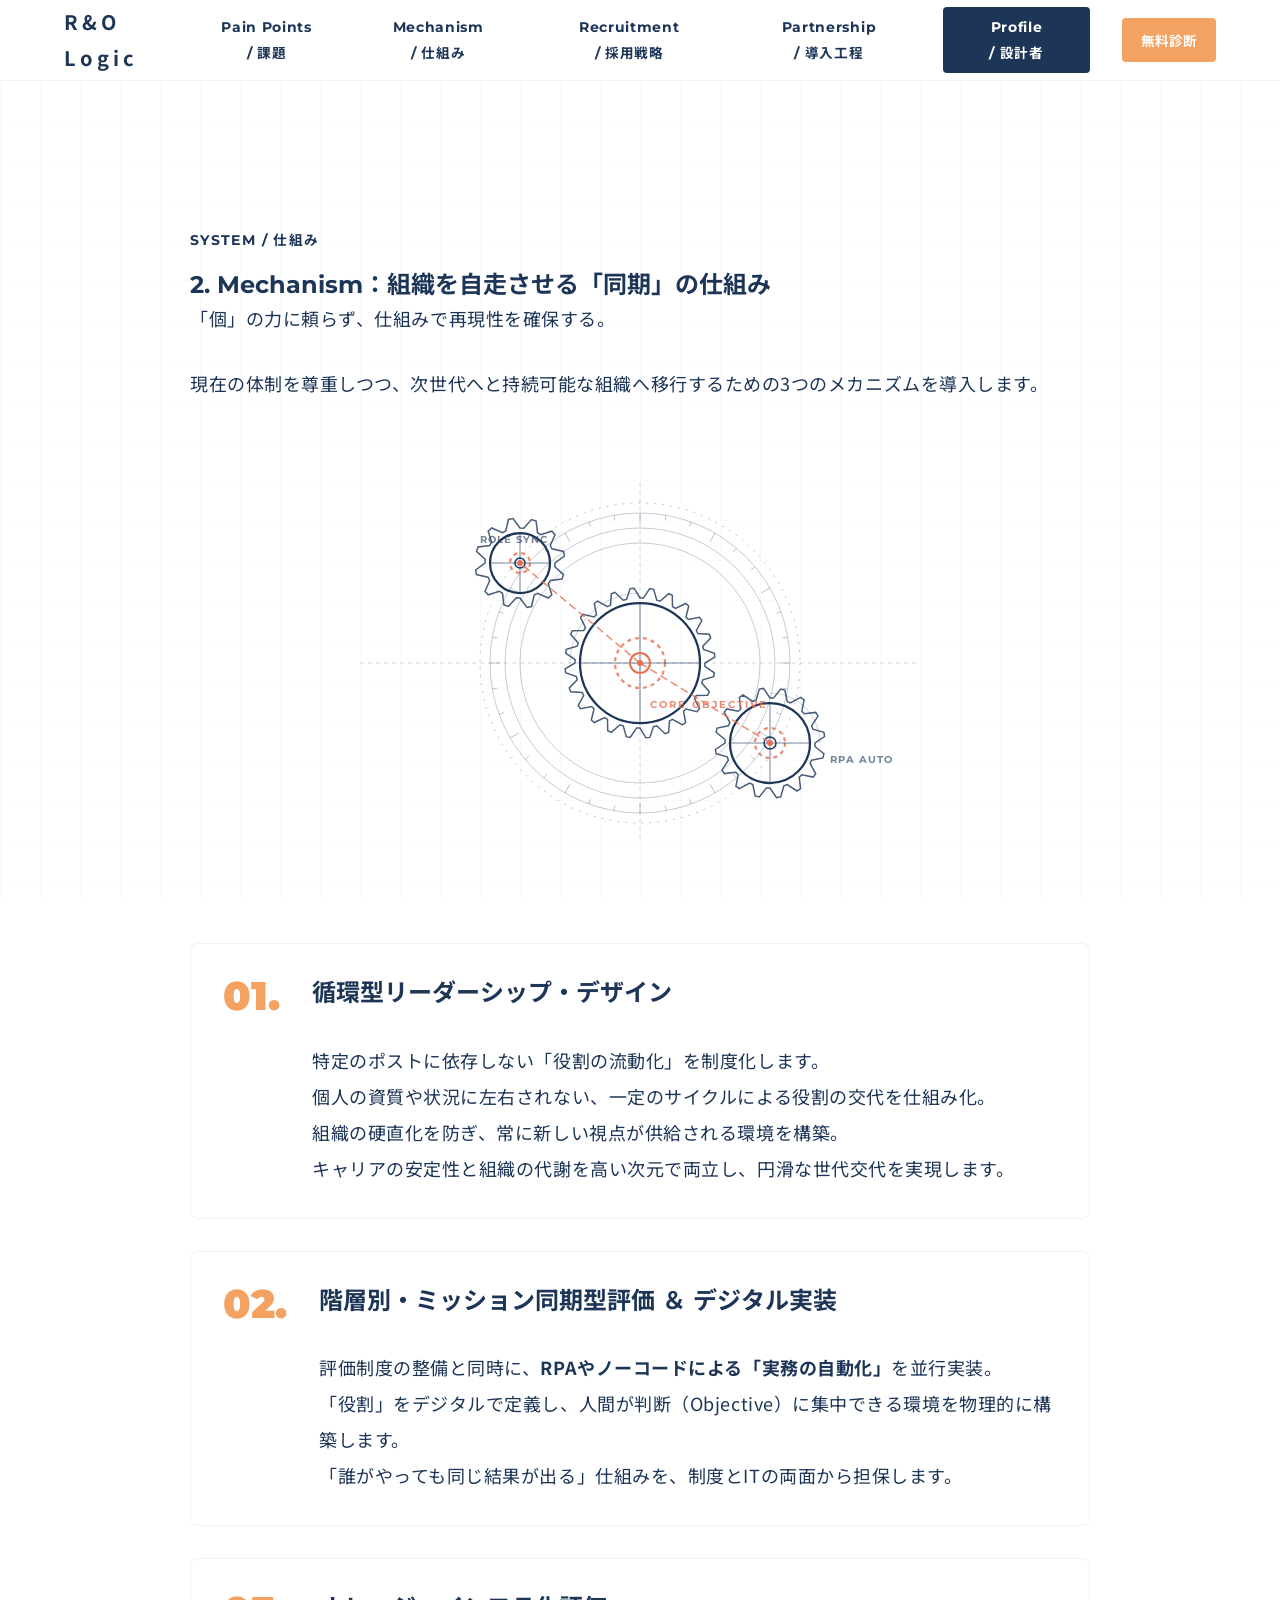
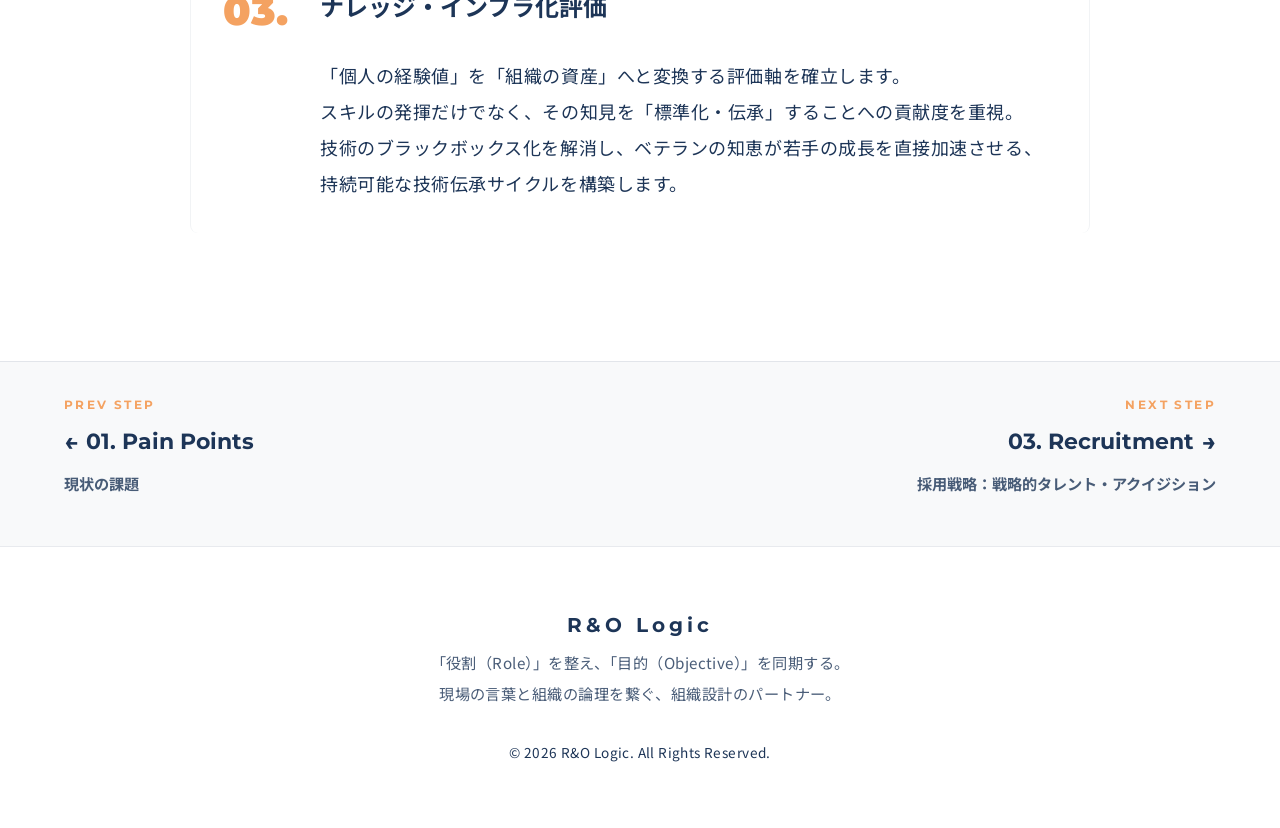
<file: mechanism.html>
<!DOCTYPE html>
<html lang="ja">

<head>
    <meta charset="UTF-8">
    <meta name="viewport" content="width=device-width, initial-scale=1.0">
    <title>2. Mechanism（組織を自走させる同期の仕組み） | R&amp;O Logic</title>
    <meta name="description"
        content="「個」の力に頼らず、仕組みで再現性を確保。役割の同期化とRPAを活用し、次世代へと持続可能な組織へと移行します。">
    <!-- OGP and Twitter Cards -->
    <meta property="og:title" content="2. Mechanism（組織を自走させる同期の仕組み） | R&amp;O Logic">
    <meta property="og:description" content="「個」の力に頼らず、仕組みで再現性を確保。役割の同期化とRPAを活用し、次世代へと持続可能な組織へと移行します。">
    <meta property="og:type" content="article">
    <meta property="og:url" content="https://ein0327.github.io/RO-Logic/mechanism.html">
    <meta property="og:image" content="https://ein0327.github.io/RO-Logic/img/og-image.png">
    <meta name="twitter:card" content="summary_large_image">
    <!-- Favicon -->
    <link rel="icon" type="image/svg+xml" href="img/favicon.svg">
    <!-- Fonts -->
    <link rel="preconnect" href="https://fonts.googleapis.com">
    <link rel="preconnect" href="https://fonts.gstatic.com" crossorigin>
    <link href="https://fonts.googleapis.com/css2?family=Montserrat:wght@400;700;900&family=Noto+Sans+JP:wght@400;500;700;900&display=swap" rel="stylesheet">
    <link rel="stylesheet" href="css/style.css">
</head>

<body>
    <!-- Preloader -->
    <div id="preloader" class="preloader">
        <div class="preloader-content">
            <span class="preloader-logo">R&amp;O Logic</span>
            <div class="preloader-line"></div>
        </div>
    </div>
    <header class="header">
        <div class="header-container">
            <a href="index.html" class="logo" style="text-decoration: none; color: inherit;">R&amp;O Logic</a>
            <div class="header-actions">
                <nav class="nav" id="nav" aria-label="詳細メニュー">
                    <ul class="nav-list">
                        <li><a href="pain-points.html" class="nav-link"><span class="nav-en">Pain Points</span><span class="nav-ja">/ 課題</span></a></li>
                        <li><a href="mechanism.html" class="nav-link"><span class="nav-en">Mechanism</span><span class="nav-ja">/ 仕組み</span></a></li>
                        <li><a href="recruitment.html" class="nav-link"><span class="nav-en">Recruitment</span><span class="nav-ja">/ 採用戦略</span></a></li>
                        <li><a href="partnership.html" class="nav-link"><span class="nav-en">Partnership</span><span class="nav-ja">/ 導入工程</span></a></li>
                        <li><a href="profile.html" class="nav-link"><span class="nav-en">Profile</span><span class="nav-ja">/ 設計者</span></a></li>
                    </ul>
                </nav>
                <div class="header-right">
                    <a href="index.html#contact" class="btn btn-sm header-btn" style="word-break: keep-all; overflow-wrap: normal;"><span style="display:inline-block;">無料</span><span style="display:inline-block;">診断</span></a>
                    <button class="hamburger" id="hamburger" aria-label="Menu">
                        <span></span><span></span><span></span>
                    </button>
                </div>
            </div>
        </div>
    </header>

    <main class="subpage-main">
            <!-- 3. Solution -->
        <section id="system" class="system section-spacing">
            <div class="container fade-up">
                <div class="section-title">
                    <span class="section-label">System / 仕組み</span>
                    <h1>2. Mechanism：組織を自走させる「同期」の仕組み</h1>
                    <p class="section-desc">
                        「個」の力に頼らず、仕組みで再現性を確保する。<br><br>現在の体制を尊重しつつ、次世代へと持続可能な組織へ移行するための3つのメカニズムを導入します。</p>
                        
                    <div class="mechanism-anim fade-up delay-1">
                        <!-- Desktop: Da Vinci Blueprint Mechanism SVG -->
                        <svg viewBox="0 0 600 400" width="100%" height="auto" preserveAspectRatio="xMidYMid meet" class="hidden-mobile">
                            <!-- Background Axis -->
                            <line x1="300" y1="20" x2="300" y2="380" stroke="#1D3557" stroke-width="0.5" stroke-dasharray="4 4" opacity="0.4"/>
                            <line x1="20" y1="200" x2="580" y2="200" stroke="#1D3557" stroke-width="0.5" stroke-dasharray="4 4" opacity="0.4"/>
                            
                            <!-- Large Outer Orbit -->
                            <circle cx="300" cy="200" r="160" fill="none" stroke="#1D3557" stroke-width="0.5" stroke-dasharray="2 6" opacity="0.6"/>
                            
                            <!-- Master Gear (Center) -->
                            <g style="transform-origin: 300px 200px;" class="anim-spin-slow">
                                                                <!-- Astrolabe Base -->
                                <circle cx="300" cy="200" r="150" fill="none" stroke="#1D3557" stroke-width="0.5" opacity="0.5"/>
                                <circle cx="300" cy="200" r="135" fill="none" stroke="#1D3557" stroke-width="0.5" opacity="0.5"/>
                                <circle cx="300" cy="200" r="120" fill="none" stroke="#1D3557" stroke-width="0.5" opacity="0.5"/>
                                <line x1="450.0" y1="200.0" x2="440.0" y2="200.0" stroke="#1D3557" stroke-width="0.5" opacity="0.6"/>
                                <line x1="447.7" y1="226.0" x2="442.8" y2="225.2" stroke="#1D3557" stroke-width="0.5" opacity="0.6"/>
                                <line x1="441.0" y1="251.3" x2="436.3" y2="249.6" stroke="#1D3557" stroke-width="0.5" opacity="0.6"/>
                                <line x1="429.9" y1="275.0" x2="421.2" y2="270.0" stroke="#1D3557" stroke-width="0.5" opacity="0.6"/>
                                <line x1="414.9" y1="296.4" x2="411.1" y2="293.2" stroke="#1D3557" stroke-width="0.5" opacity="0.6"/>
                                <line x1="396.4" y1="314.9" x2="393.2" y2="311.1" stroke="#1D3557" stroke-width="0.5" opacity="0.6"/>
                                <line x1="375.0" y1="329.9" x2="370.0" y2="321.2" stroke="#1D3557" stroke-width="0.5" opacity="0.6"/>
                                <line x1="351.3" y1="341.0" x2="349.6" y2="336.3" stroke="#1D3557" stroke-width="0.5" opacity="0.6"/>
                                <line x1="326.0" y1="347.7" x2="325.2" y2="342.8" stroke="#1D3557" stroke-width="0.5" opacity="0.6"/>
                                <line x1="300.0" y1="350.0" x2="300.0" y2="340.0" stroke="#1D3557" stroke-width="0.5" opacity="0.6"/>
                                <line x1="274.0" y1="347.7" x2="274.8" y2="342.8" stroke="#1D3557" stroke-width="0.5" opacity="0.6"/>
                                <line x1="248.7" y1="341.0" x2="250.4" y2="336.3" stroke="#1D3557" stroke-width="0.5" opacity="0.6"/>
                                <line x1="225.0" y1="329.9" x2="230.0" y2="321.2" stroke="#1D3557" stroke-width="0.5" opacity="0.6"/>
                                <line x1="203.6" y1="314.9" x2="206.8" y2="311.1" stroke="#1D3557" stroke-width="0.5" opacity="0.6"/>
                                <line x1="185.1" y1="296.4" x2="188.9" y2="293.2" stroke="#1D3557" stroke-width="0.5" opacity="0.6"/>
                                <line x1="170.1" y1="275.0" x2="178.8" y2="270.0" stroke="#1D3557" stroke-width="0.5" opacity="0.6"/>
                                <line x1="159.0" y1="251.3" x2="163.7" y2="249.6" stroke="#1D3557" stroke-width="0.5" opacity="0.6"/>
                                <line x1="152.3" y1="226.0" x2="157.2" y2="225.2" stroke="#1D3557" stroke-width="0.5" opacity="0.6"/>
                                <line x1="150.0" y1="200.0" x2="160.0" y2="200.0" stroke="#1D3557" stroke-width="0.5" opacity="0.6"/>
                                <line x1="152.3" y1="174.0" x2="157.2" y2="174.8" stroke="#1D3557" stroke-width="0.5" opacity="0.6"/>
                                <line x1="159.0" y1="148.7" x2="163.7" y2="150.4" stroke="#1D3557" stroke-width="0.5" opacity="0.6"/>
                                <line x1="170.1" y1="125.0" x2="178.8" y2="130.0" stroke="#1D3557" stroke-width="0.5" opacity="0.6"/>
                                <line x1="185.1" y1="103.6" x2="188.9" y2="106.8" stroke="#1D3557" stroke-width="0.5" opacity="0.6"/>
                                <line x1="203.6" y1="85.1" x2="206.8" y2="88.9" stroke="#1D3557" stroke-width="0.5" opacity="0.6"/>
                                <line x1="225.0" y1="70.1" x2="230.0" y2="78.8" stroke="#1D3557" stroke-width="0.5" opacity="0.6"/>
                                <line x1="248.7" y1="59.0" x2="250.4" y2="63.7" stroke="#1D3557" stroke-width="0.5" opacity="0.6"/>
                                <line x1="274.0" y1="52.3" x2="274.8" y2="57.2" stroke="#1D3557" stroke-width="0.5" opacity="0.6"/>
                                <line x1="300.0" y1="50.0" x2="300.0" y2="60.0" stroke="#1D3557" stroke-width="0.5" opacity="0.6"/>
                                <line x1="326.0" y1="52.3" x2="325.2" y2="57.2" stroke="#1D3557" stroke-width="0.5" opacity="0.6"/>
                                <line x1="351.3" y1="59.0" x2="349.6" y2="63.7" stroke="#1D3557" stroke-width="0.5" opacity="0.6"/>
                                <line x1="375.0" y1="70.1" x2="370.0" y2="78.8" stroke="#1D3557" stroke-width="0.5" opacity="0.6"/>
                                <line x1="396.4" y1="85.1" x2="393.2" y2="88.9" stroke="#1D3557" stroke-width="0.5" opacity="0.6"/>
                                <line x1="414.9" y1="103.6" x2="411.1" y2="106.8" stroke="#1D3557" stroke-width="0.5" opacity="0.6"/>
                                <line x1="429.9" y1="125.0" x2="421.2" y2="130.0" stroke="#1D3557" stroke-width="0.5" opacity="0.6"/>
                                <line x1="441.0" y1="148.7" x2="436.3" y2="150.4" stroke="#1D3557" stroke-width="0.5" opacity="0.6"/>
                                <line x1="447.7" y1="174.0" x2="442.8" y2="174.8" stroke="#1D3557" stroke-width="0.5" opacity="0.6"/>

                                <path d="M 365.0 200.0 L 364.9 203.4 L 374.4 209.8 L 373.7 213.7 L 362.8 216.8 L 361.8 220.1 L 369.3 228.7 L 367.7 232.3 L 356.3 232.5 L 354.5 235.4 L 359.5 245.7 L 357.0 248.7 L 346.0 246.0 L 343.5 248.3 L 345.7 259.5 L 342.5 261.8 L 332.5 256.3 L 329.5 257.9 L 328.7 269.3 L 325.0 270.7 L 316.8 262.8 L 313.5 263.6 L 309.8 274.4 L 305.9 274.8 L 300.0 265.0 L 296.6 264.9 L 290.2 274.4 L 286.3 273.7 L 283.2 262.8 L 279.9 261.8 L 271.3 269.3 L 267.7 267.7 L 267.5 256.3 L 264.6 254.5 L 254.3 259.5 L 251.3 257.0 L 254.0 246.0 L 251.7 243.5 L 240.5 245.7 L 238.2 242.5 L 243.7 232.5 L 242.1 229.5 L 230.7 228.7 L 229.3 225.0 L 237.2 216.8 L 236.4 213.5 L 225.6 209.8 L 225.2 205.9 L 235.0 200.0 L 235.1 196.6 L 225.6 190.2 L 226.3 186.3 L 237.2 183.2 L 238.2 179.9 L 230.7 171.3 L 232.3 167.7 L 243.7 167.5 L 245.5 164.6 L 240.5 154.3 L 243.0 151.3 L 254.0 154.0 L 256.5 151.7 L 254.3 140.5 L 257.5 138.2 L 267.5 143.7 L 270.5 142.1 L 271.3 130.7 L 275.0 129.3 L 283.2 137.2 L 286.5 136.4 L 290.2 125.6 L 294.1 125.2 L 300.0 135.0 L 303.4 135.1 L 309.8 125.6 L 313.7 126.3 L 316.8 137.2 L 320.1 138.2 L 328.7 130.7 L 332.3 132.3 L 332.5 143.7 L 335.4 145.5 L 345.7 140.5 L 348.7 143.0 L 346.0 154.0 L 348.3 156.5 L 359.5 154.3 L 361.8 157.5 L 356.3 167.5 L 357.9 170.5 L 369.3 171.3 L 370.7 175.0 L 362.8 183.2 L 363.6 186.5 L 374.4 190.2 L 374.8 194.1 Z" fill="none" opacity="0.8" stroke="#1D3557" stroke-width="1.5"/>
                                <circle cx="300" cy="200" r="60" fill="none" stroke="#1D3557" stroke-width="2.25"/>
                                <circle cx="300" cy="200" r="25" fill="none" stroke="#E76F51" stroke-width="2.25" stroke-dasharray="4 4" opacity="0.8"/>
                                <line x1="240" y1="200" x2="360" y2="200" stroke="#1D3557" stroke-width="1.5" opacity="0.4"/>
                                <line x1="300" y1="140" x2="300" y2="260" stroke="#1D3557" stroke-width="1.5" opacity="0.4"/>

                                <circle cx="300" cy="200" r="10" fill="none" stroke="#E76F51" stroke-width="2"/>
                            </g>
                            
                            <!-- Sub Gear 1 (Top Left) -->
                            <g style="transform-origin: 180px 100px;" class="anim-spin-reverse">
                                <path d="M 215.0 100.0 L 214.8 103.7 L 223.5 111.6 L 222.0 116.1 L 210.3 117.5 L 208.3 120.6 L 211.8 131.8 L 208.3 135.0 L 197.5 130.3 L 194.2 132.0 L 191.6 143.5 L 187.0 144.4 L 180.0 135.0 L 176.3 134.8 L 168.4 143.5 L 163.9 142.0 L 162.5 130.3 L 159.4 128.3 L 148.2 131.8 L 145.0 128.3 L 149.7 117.5 L 148.0 114.2 L 136.5 111.6 L 135.6 107.0 L 145.0 100.0 L 145.2 96.3 L 136.5 88.4 L 138.0 83.9 L 149.7 82.5 L 151.7 79.4 L 148.2 68.2 L 151.7 65.0 L 162.5 69.7 L 165.8 68.0 L 168.4 56.5 L 173.0 55.6 L 180.0 65.0 L 183.7 65.2 L 191.6 56.5 L 196.1 58.0 L 197.5 69.7 L 200.6 71.7 L 211.8 68.2 L 215.0 71.7 L 210.3 82.5 L 212.0 85.8 L 223.5 88.4 L 224.4 93.0 Z" fill="none" opacity="0.8" stroke="#1D3557" stroke-width="1.5"/>
                                <circle cx="180" cy="100" r="30" fill="none" stroke="#1D3557" stroke-width="2.25"/>
                                <circle cx="180" cy="100" r="10" fill="none" stroke="#E76F51" stroke-width="2.25" stroke-dasharray="4 4" opacity="0.8"/>
                                <line x1="150" y1="100" x2="210" y2="100" stroke="#1D3557" stroke-width="1.5" opacity="0.4"/>
                                <line x1="180" y1="70" x2="180" y2="130" stroke="#1D3557" stroke-width="1.5" opacity="0.4"/>
                                <circle cx="180" cy="100" r="5" fill="none" stroke="#1D3557" stroke-width="1.5"/>
                            </g>
                            
                            <!-- Sub Gear 2 (Bottom Right) -->
                            <g style="transform-origin: 430px 280px;" class="anim-spin-fast">
                                <path d="M 475.0 280.0 L 474.9 283.5 L 483.9 290.7 L 482.9 294.9 L 471.6 297.2 L 470.1 300.4 L 475.7 310.6 L 473.2 314.1 L 461.8 311.8 L 459.2 314.2 L 460.6 325.7 L 456.9 328.0 L 447.2 321.6 L 443.9 322.8 L 440.7 333.9 L 436.5 334.6 L 430.0 325.0 L 426.5 324.9 L 419.3 333.9 L 415.1 332.9 L 412.8 321.6 L 409.6 320.1 L 399.4 325.7 L 395.9 323.2 L 398.2 311.8 L 395.8 309.2 L 384.3 310.6 L 382.0 306.9 L 388.4 297.2 L 387.2 293.9 L 376.1 290.7 L 375.4 286.5 L 385.0 280.0 L 385.1 276.5 L 376.1 269.3 L 377.1 265.1 L 388.4 262.8 L 389.9 259.6 L 384.3 249.4 L 386.8 245.9 L 398.2 248.2 L 400.8 245.8 L 399.4 234.3 L 403.1 232.0 L 412.8 238.4 L 416.1 237.2 L 419.3 226.1 L 423.5 225.4 L 430.0 235.0 L 433.5 235.1 L 440.7 226.1 L 444.9 227.1 L 447.2 238.4 L 450.4 239.9 L 460.6 234.3 L 464.1 236.8 L 461.8 248.2 L 464.2 250.8 L 475.7 249.4 L 478.0 253.1 L 471.6 262.8 L 472.8 266.1 L 483.9 269.3 L 484.6 273.5 Z" fill="none" opacity="0.8" stroke="#1D3557" stroke-width="1.5"/>
                                <circle cx="430" cy="280" r="40" fill="none" stroke="#1D3557" stroke-width="2.25"/>
                                <circle cx="430" cy="280" r="15" fill="none" stroke="#E76F51" stroke-width="2.25" stroke-dasharray="4 4" opacity="0.8"/>
                                <line x1="390" y1="280" x2="470" y2="280" stroke="#1D3557" stroke-width="1.5" opacity="0.4"/>
                                <line x1="430" y1="240" x2="430" y2="320" stroke="#1D3557" stroke-width="1.5" opacity="0.4"/>
                                <circle cx="430" cy="280" r="6" fill="none" stroke="#1D3557" stroke-width="1.5"/>
                            </g>

                            <!-- Sync Power Lines (Connectors) -->
                            <line x1="300" y1="200" x2="180" y2="100" stroke="#E76F51" stroke-width="1.5" stroke-dasharray="8 4" class="anim-blueprint-flow" opacity="0.8"/>
                            <line x1="300" y1="200" x2="430" y2="280" stroke="#E76F51" stroke-width="1.5" stroke-dasharray="8 4" class="anim-blueprint-flow" opacity="0.8"/>
                            
                            <!-- Measurement Arcs & Labels -->
                            <path d="M 230 200 A 70 70 0 0 1 300 130" fill="none" stroke="#1D3557" stroke-width="0.5" opacity="0.4"/>
                            <path d="M 430 230 A 50 50 0 0 1 480 280" fill="none" stroke="#1D3557" stroke-width="0.5" opacity="0.4"/>
                            <text x="140" y="80" fill="#1D3557" font-size="10" font-family="var(--font-en)" opacity="0.6" letter-spacing="1px" font-weight="700">ROLE SYNC</text>
                            <text x="490" y="300" fill="#1D3557" font-size="10" font-family="var(--font-en)" opacity="0.6" letter-spacing="1px" font-weight="700">RPA AUTO</text>
                            <text x="310" y="245" fill="#E76F51" font-size="10" font-family="var(--font-en)" opacity="0.8" letter-spacing="2px" font-weight="700">CORE OBJECTIVE</text>

                            <!-- Pulsing Nodes (Sync connection points) -->
                            <circle cx="180" cy="100" r="3" fill="#E76F51" class="anim-blueprint-pulse"/>
                            <circle cx="300" cy="200" r="3" fill="#E76F51" class="anim-blueprint-pulse"/>
                            <circle cx="430" cy="280" r="3" fill="#E76F51" class="anim-blueprint-pulse"/>
                        </svg>

                        <!-- Mobile: Zoomed & Thicker Mechanism -->
                        <svg viewBox="100 0 400 400" width="100%" height="auto" preserveAspectRatio="xMidYMid meet" class="hidden-desktop">
                            <line x1="300" y1="20" x2="300" y2="380" stroke="#1D3557" stroke-width="1" stroke-dasharray="4 4" opacity="0.4"/>
                            <line x1="20" y1="200" x2="580" y2="200" stroke="#1D3557" stroke-width="1" stroke-dasharray="4 4" opacity="0.4"/>
                            
                            <circle cx="300" cy="200" r="160" fill="none" stroke="#1D3557" stroke-width="1" stroke-dasharray="2 6" opacity="0.6"/>
                            
                            <g style="transform-origin: 300px 200px;" class="anim-spin-slow">
                                                                <!-- Astrolabe Base -->
                                <circle cx="300" cy="200" r="150" fill="none" stroke="#1D3557" stroke-width="0.5" opacity="0.5"/>
                                <circle cx="300" cy="200" r="135" fill="none" stroke="#1D3557" stroke-width="0.5" opacity="0.5"/>
                                <circle cx="300" cy="200" r="120" fill="none" stroke="#1D3557" stroke-width="0.5" opacity="0.5"/>
                                <line x1="450.0" y1="200.0" x2="440.0" y2="200.0" stroke="#1D3557" stroke-width="0.5" opacity="0.6"/>
                                <line x1="447.7" y1="226.0" x2="442.8" y2="225.2" stroke="#1D3557" stroke-width="0.5" opacity="0.6"/>
                                <line x1="441.0" y1="251.3" x2="436.3" y2="249.6" stroke="#1D3557" stroke-width="0.5" opacity="0.6"/>
                                <line x1="429.9" y1="275.0" x2="421.2" y2="270.0" stroke="#1D3557" stroke-width="0.5" opacity="0.6"/>
                                <line x1="414.9" y1="296.4" x2="411.1" y2="293.2" stroke="#1D3557" stroke-width="0.5" opacity="0.6"/>
                                <line x1="396.4" y1="314.9" x2="393.2" y2="311.1" stroke="#1D3557" stroke-width="0.5" opacity="0.6"/>
                                <line x1="375.0" y1="329.9" x2="370.0" y2="321.2" stroke="#1D3557" stroke-width="0.5" opacity="0.6"/>
                                <line x1="351.3" y1="341.0" x2="349.6" y2="336.3" stroke="#1D3557" stroke-width="0.5" opacity="0.6"/>
                                <line x1="326.0" y1="347.7" x2="325.2" y2="342.8" stroke="#1D3557" stroke-width="0.5" opacity="0.6"/>
                                <line x1="300.0" y1="350.0" x2="300.0" y2="340.0" stroke="#1D3557" stroke-width="0.5" opacity="0.6"/>
                                <line x1="274.0" y1="347.7" x2="274.8" y2="342.8" stroke="#1D3557" stroke-width="0.5" opacity="0.6"/>
                                <line x1="248.7" y1="341.0" x2="250.4" y2="336.3" stroke="#1D3557" stroke-width="0.5" opacity="0.6"/>
                                <line x1="225.0" y1="329.9" x2="230.0" y2="321.2" stroke="#1D3557" stroke-width="0.5" opacity="0.6"/>
                                <line x1="203.6" y1="314.9" x2="206.8" y2="311.1" stroke="#1D3557" stroke-width="0.5" opacity="0.6"/>
                                <line x1="185.1" y1="296.4" x2="188.9" y2="293.2" stroke="#1D3557" stroke-width="0.5" opacity="0.6"/>
                                <line x1="170.1" y1="275.0" x2="178.8" y2="270.0" stroke="#1D3557" stroke-width="0.5" opacity="0.6"/>
                                <line x1="159.0" y1="251.3" x2="163.7" y2="249.6" stroke="#1D3557" stroke-width="0.5" opacity="0.6"/>
                                <line x1="152.3" y1="226.0" x2="157.2" y2="225.2" stroke="#1D3557" stroke-width="0.5" opacity="0.6"/>
                                <line x1="150.0" y1="200.0" x2="160.0" y2="200.0" stroke="#1D3557" stroke-width="0.5" opacity="0.6"/>
                                <line x1="152.3" y1="174.0" x2="157.2" y2="174.8" stroke="#1D3557" stroke-width="0.5" opacity="0.6"/>
                                <line x1="159.0" y1="148.7" x2="163.7" y2="150.4" stroke="#1D3557" stroke-width="0.5" opacity="0.6"/>
                                <line x1="170.1" y1="125.0" x2="178.8" y2="130.0" stroke="#1D3557" stroke-width="0.5" opacity="0.6"/>
                                <line x1="185.1" y1="103.6" x2="188.9" y2="106.8" stroke="#1D3557" stroke-width="0.5" opacity="0.6"/>
                                <line x1="203.6" y1="85.1" x2="206.8" y2="88.9" stroke="#1D3557" stroke-width="0.5" opacity="0.6"/>
                                <line x1="225.0" y1="70.1" x2="230.0" y2="78.8" stroke="#1D3557" stroke-width="0.5" opacity="0.6"/>
                                <line x1="248.7" y1="59.0" x2="250.4" y2="63.7" stroke="#1D3557" stroke-width="0.5" opacity="0.6"/>
                                <line x1="274.0" y1="52.3" x2="274.8" y2="57.2" stroke="#1D3557" stroke-width="0.5" opacity="0.6"/>
                                <line x1="300.0" y1="50.0" x2="300.0" y2="60.0" stroke="#1D3557" stroke-width="0.5" opacity="0.6"/>
                                <line x1="326.0" y1="52.3" x2="325.2" y2="57.2" stroke="#1D3557" stroke-width="0.5" opacity="0.6"/>
                                <line x1="351.3" y1="59.0" x2="349.6" y2="63.7" stroke="#1D3557" stroke-width="0.5" opacity="0.6"/>
                                <line x1="375.0" y1="70.1" x2="370.0" y2="78.8" stroke="#1D3557" stroke-width="0.5" opacity="0.6"/>
                                <line x1="396.4" y1="85.1" x2="393.2" y2="88.9" stroke="#1D3557" stroke-width="0.5" opacity="0.6"/>
                                <line x1="414.9" y1="103.6" x2="411.1" y2="106.8" stroke="#1D3557" stroke-width="0.5" opacity="0.6"/>
                                <line x1="429.9" y1="125.0" x2="421.2" y2="130.0" stroke="#1D3557" stroke-width="0.5" opacity="0.6"/>
                                <line x1="441.0" y1="148.7" x2="436.3" y2="150.4" stroke="#1D3557" stroke-width="0.5" opacity="0.6"/>
                                <line x1="447.7" y1="174.0" x2="442.8" y2="174.8" stroke="#1D3557" stroke-width="0.5" opacity="0.6"/>

                                <path d="M 365.0 200.0 L 364.9 203.4 L 374.4 209.8 L 373.7 213.7 L 362.8 216.8 L 361.8 220.1 L 369.3 228.7 L 367.7 232.3 L 356.3 232.5 L 354.5 235.4 L 359.5 245.7 L 357.0 248.7 L 346.0 246.0 L 343.5 248.3 L 345.7 259.5 L 342.5 261.8 L 332.5 256.3 L 329.5 257.9 L 328.7 269.3 L 325.0 270.7 L 316.8 262.8 L 313.5 263.6 L 309.8 274.4 L 305.9 274.8 L 300.0 265.0 L 296.6 264.9 L 290.2 274.4 L 286.3 273.7 L 283.2 262.8 L 279.9 261.8 L 271.3 269.3 L 267.7 267.7 L 267.5 256.3 L 264.6 254.5 L 254.3 259.5 L 251.3 257.0 L 254.0 246.0 L 251.7 243.5 L 240.5 245.7 L 238.2 242.5 L 243.7 232.5 L 242.1 229.5 L 230.7 228.7 L 229.3 225.0 L 237.2 216.8 L 236.4 213.5 L 225.6 209.8 L 225.2 205.9 L 235.0 200.0 L 235.1 196.6 L 225.6 190.2 L 226.3 186.3 L 237.2 183.2 L 238.2 179.9 L 230.7 171.3 L 232.3 167.7 L 243.7 167.5 L 245.5 164.6 L 240.5 154.3 L 243.0 151.3 L 254.0 154.0 L 256.5 151.7 L 254.3 140.5 L 257.5 138.2 L 267.5 143.7 L 270.5 142.1 L 271.3 130.7 L 275.0 129.3 L 283.2 137.2 L 286.5 136.4 L 290.2 125.6 L 294.1 125.2 L 300.0 135.0 L 303.4 135.1 L 309.8 125.6 L 313.7 126.3 L 316.8 137.2 L 320.1 138.2 L 328.7 130.7 L 332.3 132.3 L 332.5 143.7 L 335.4 145.5 L 345.7 140.5 L 348.7 143.0 L 346.0 154.0 L 348.3 156.5 L 359.5 154.3 L 361.8 157.5 L 356.3 167.5 L 357.9 170.5 L 369.3 171.3 L 370.7 175.0 L 362.8 183.2 L 363.6 186.5 L 374.4 190.2 L 374.8 194.1 Z" fill="none" opacity="0.8" stroke="#1D3557" stroke-width="1.5"/>
                                <circle cx="300" cy="200" r="60" fill="none" stroke="#1D3557" stroke-width="2.25"/>
                                <circle cx="300" cy="200" r="25" fill="none" stroke="#E76F51" stroke-width="2.25" stroke-dasharray="4 4" opacity="0.8"/>
                                <line x1="240" y1="200" x2="360" y2="200" stroke="#1D3557" stroke-width="1.5" opacity="0.4"/>
                                <line x1="300" y1="140" x2="300" y2="260" stroke="#1D3557" stroke-width="1.5" opacity="0.4"/>

                                <circle cx="300" cy="200" r="10" fill="none" stroke="#E76F51" stroke-width="2"/>
                            </g>
                            
                            <g style="transform-origin: 180px 100px;" class="anim-spin-reverse">
                                <path d="M 215.0 100.0 L 214.8 103.7 L 223.5 111.6 L 222.0 116.1 L 210.3 117.5 L 208.3 120.6 L 211.8 131.8 L 208.3 135.0 L 197.5 130.3 L 194.2 132.0 L 191.6 143.5 L 187.0 144.4 L 180.0 135.0 L 176.3 134.8 L 168.4 143.5 L 163.9 142.0 L 162.5 130.3 L 159.4 128.3 L 148.2 131.8 L 145.0 128.3 L 149.7 117.5 L 148.0 114.2 L 136.5 111.6 L 135.6 107.0 L 145.0 100.0 L 145.2 96.3 L 136.5 88.4 L 138.0 83.9 L 149.7 82.5 L 151.7 79.4 L 148.2 68.2 L 151.7 65.0 L 162.5 69.7 L 165.8 68.0 L 168.4 56.5 L 173.0 55.6 L 180.0 65.0 L 183.7 65.2 L 191.6 56.5 L 196.1 58.0 L 197.5 69.7 L 200.6 71.7 L 211.8 68.2 L 215.0 71.7 L 210.3 82.5 L 212.0 85.8 L 223.5 88.4 L 224.4 93.0 Z" fill="none" opacity="0.8" stroke="#1D3557" stroke-width="1.5"/>
                                <circle cx="180" cy="100" r="30" fill="none" stroke="#1D3557" stroke-width="2.25"/>
                                <circle cx="180" cy="100" r="10" fill="none" stroke="#E76F51" stroke-width="2.25" stroke-dasharray="4 4" opacity="0.8"/>
                                <line x1="150" y1="100" x2="210" y2="100" stroke="#1D3557" stroke-width="1.5" opacity="0.4"/>
                                <line x1="180" y1="70" x2="180" y2="130" stroke="#1D3557" stroke-width="1.5" opacity="0.4"/>
                                <circle cx="180" cy="100" r="5" fill="none" stroke="#1D3557" stroke-width="1.5"/>
                            </g>
                            
                            <g style="transform-origin: 430px 280px;" class="anim-spin-fast">
                                <path d="M 475.0 280.0 L 474.9 283.5 L 483.9 290.7 L 482.9 294.9 L 471.6 297.2 L 470.1 300.4 L 475.7 310.6 L 473.2 314.1 L 461.8 311.8 L 459.2 314.2 L 460.6 325.7 L 456.9 328.0 L 447.2 321.6 L 443.9 322.8 L 440.7 333.9 L 436.5 334.6 L 430.0 325.0 L 426.5 324.9 L 419.3 333.9 L 415.1 332.9 L 412.8 321.6 L 409.6 320.1 L 399.4 325.7 L 395.9 323.2 L 398.2 311.8 L 395.8 309.2 L 384.3 310.6 L 382.0 306.9 L 388.4 297.2 L 387.2 293.9 L 376.1 290.7 L 375.4 286.5 L 385.0 280.0 L 385.1 276.5 L 376.1 269.3 L 377.1 265.1 L 388.4 262.8 L 389.9 259.6 L 384.3 249.4 L 386.8 245.9 L 398.2 248.2 L 400.8 245.8 L 399.4 234.3 L 403.1 232.0 L 412.8 238.4 L 416.1 237.2 L 419.3 226.1 L 423.5 225.4 L 430.0 235.0 L 433.5 235.1 L 440.7 226.1 L 444.9 227.1 L 447.2 238.4 L 450.4 239.9 L 460.6 234.3 L 464.1 236.8 L 461.8 248.2 L 464.2 250.8 L 475.7 249.4 L 478.0 253.1 L 471.6 262.8 L 472.8 266.1 L 483.9 269.3 L 484.6 273.5 Z" fill="none" opacity="0.8" stroke="#1D3557" stroke-width="1.5"/>
                                <circle cx="430" cy="280" r="40" fill="none" stroke="#1D3557" stroke-width="2.25"/>
                                <circle cx="430" cy="280" r="15" fill="none" stroke="#E76F51" stroke-width="2.25" stroke-dasharray="4 4" opacity="0.8"/>
                                <line x1="390" y1="280" x2="470" y2="280" stroke="#1D3557" stroke-width="1.5" opacity="0.4"/>
                                <line x1="430" y1="240" x2="430" y2="320" stroke="#1D3557" stroke-width="1.5" opacity="0.4"/>
                                <circle cx="430" cy="280" r="6" fill="none" stroke="#1D3557" stroke-width="1.5"/>
                            </g>

                            <line x1="300" y1="200" x2="180" y2="100" stroke="#E76F51" stroke-width="2.5" stroke-dasharray="8 4" class="anim-blueprint-flow" opacity="0.8"/>
                            <line x1="300" y1="200" x2="430" y2="280" stroke="#E76F51" stroke-width="2.5" stroke-dasharray="8 4" class="anim-blueprint-flow" opacity="0.8"/>
                            
                            <path d="M 230 200 A 70 70 0 0 1 300 130" fill="none" stroke="#1D3557" stroke-width="1" opacity="0.4"/>
                            <path d="M 430 230 A 50 50 0 0 1 480 280" fill="none" stroke="#1D3557" stroke-width="1" opacity="0.4"/>
                            <text x="140" y="80" fill="#1D3557" font-size="12" font-family="var(--font-en)" opacity="0.8" letter-spacing="1px" font-weight="900">ROLE SYNC</text>
                            <text x="490" y="300" fill="#1D3557" font-size="12" font-family="var(--font-en)" opacity="0.8" letter-spacing="1px" font-weight="900" transform="translate(-15, 0)">RPA AUTO</text>
                            <text x="310" y="245" fill="#E76F51" font-size="12" font-family="var(--font-en)" opacity="0.9" letter-spacing="2px" font-weight="900">CORE OBJECTIVE</text>

                            <circle cx="180" cy="100" r="5" fill="#E76F51" class="anim-blueprint-pulse"/>
                            <circle cx="300" cy="200" r="5" fill="#E76F51" class="anim-blueprint-pulse"/>
                            <circle cx="430" cy="280" r="5" fill="#E76F51" class="anim-blueprint-pulse"/>
                        </svg>
                    </div>
                </div>

                <ol class="system-steps">
                    <li class="system-item fade-up">
                        <div class="system-num">01.</div>
                        <div class="system-content">
                            <h3>循環型リーダーシップ・デザイン</h3>
                            <p>特定のポストに依存しない「役割の流動化」を制度化します。<br>
                                個人の資質や状況に左右されない、一定のサイクルによる役割の交代を仕組み化。<br>
                                組織の硬直化を防ぎ、常に新しい視点が供給される環境を構築。<br>
                                キャリアの安定性と組織の代謝を高い次元で両立し、円滑な世代交代を実現します。</p>
                        </div>
                    </li>

                    <li class="system-item fade-up delay-1">
                        <div class="system-num">02.</div>
                        <div class="system-content">
                            <h3>階層別・ミッション同期型評価 ＆ デジタル実装</h3>
                            <p>評価制度の整備と同時に、<strong>RPAやノーコードによる「実務の自動化」</strong>を並行実装。<br>
                                「役割」をデジタルで定義し、人間が判断（Objective）に集中できる環境を物理的に構築します。<br>
                                「誰がやっても同じ結果が出る」仕組みを、制度とITの両面から担保します。</p>
                        </div>
                    </li>

                    <li class="system-item fade-up delay-2">
                        <div class="system-num">03.</div>
                        <div class="system-content">
                            <h3>ナレッジ・インフラ化評価</h3>
                            <p>「個人の経験値」を「組織の資産」へと変換する評価軸を確立します。<br>
                                スキルの発揮だけでなく、その知見を「標準化・伝承」することへの貢献度を重視。<br>
                                技術のブラックボックス化を解消し、ベテランの知恵が若手の成長を直接加速させる、持続可能な技術伝承サイクルを構築します。</p>
                        </div>
                    </li>
                </ol>
            </div>
        </section>

    
                <!-- Next/Prev Page Navigation -->
        <div class="next-page-nav fade-up">
            <a href="pain-points.html" class="prev-page-link">
                <span class="next-page-label">Prev Step</span>
                <span class="next-page-title"><span style="font-size: 1.5rem;">&larr;</span> 01. Pain Points</span>
                <span style="font-size: 0.95rem; margin-top: 0.5rem; opacity: 0.8; color: var(--clr-text); font-weight: 700;">現状の課題</span>
            </a>
            <a href="recruitment.html" class="next-page-link">
                <span class="next-page-label">Next Step</span>
                <span class="next-page-title">03. Recruitment <span style="font-size: 1.5rem;">&rarr;</span></span>
                <span style="font-size: 0.95rem; margin-top: 0.5rem; opacity: 0.8; color: var(--clr-text); font-weight: 700;">採用戦略：戦略的タレント・アクイジション</span>
            </a>
        </div>
    </main>

    <footer class="footer">
        <div class="container text-center">
            <div style="margin-bottom: 2rem;">
                <h4 style="font-size: 1.25rem; margin-bottom: 0.5rem; letter-spacing: 0.2em; font-weight: 700;">R&amp;O
                    Logic</h4>
                <p style="font-size: 0.95rem; opacity: 0.8; line-height: 2;">
                    「役割（Role）」を整え、「目的（Objective）」を同期する。<br>現場の言葉と組織の論理を繋ぐ、組織設計のパートナー。</p>
            </div>
            <p>&copy; 2026 R&amp;O Logic. All Rights Reserved.</p>
        </div>
    </footer>

    <!-- Mobile FAB (Floating Action Button) -->
    <a href="index.html#contact" class="mobile-fab" id="mobileFab">
        <span>無料診断<br>フォーム</span>
    </a>

    <script src="js/main.js"></script>
</body>

</html>
</file>
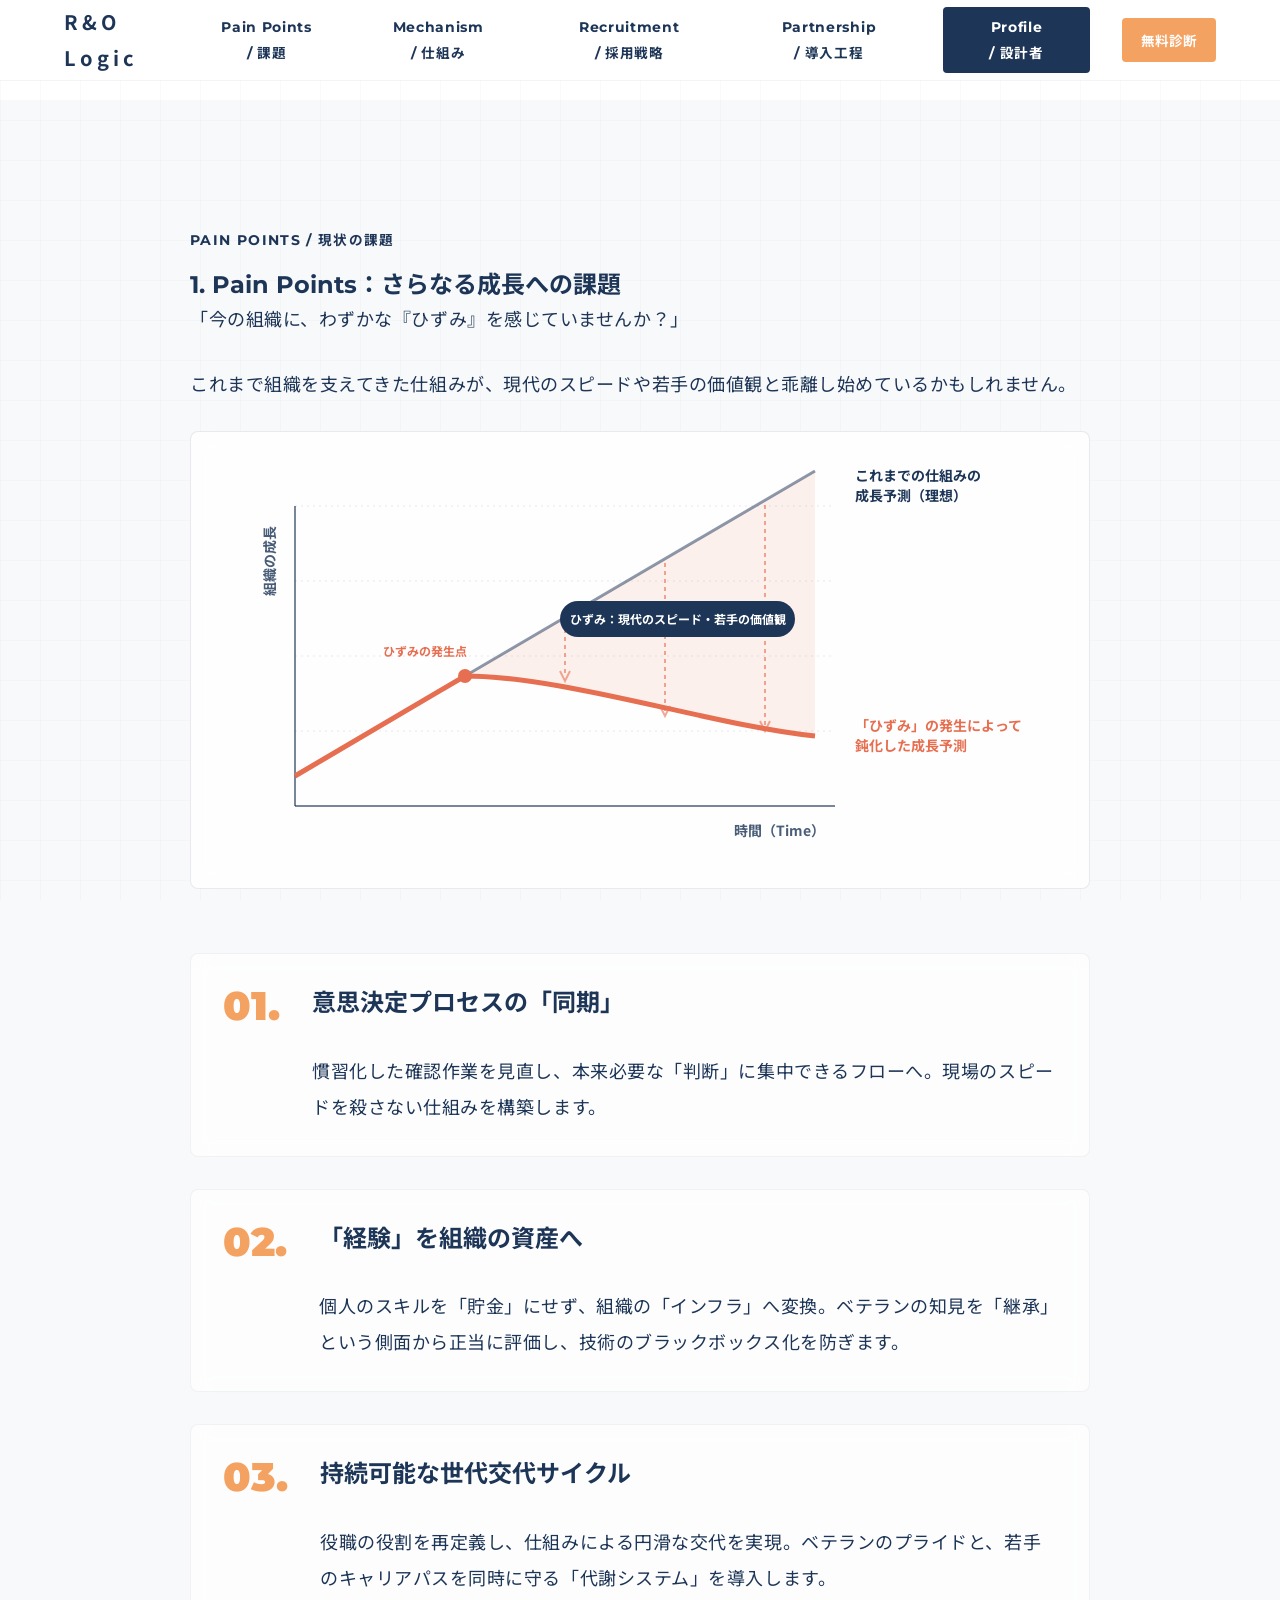
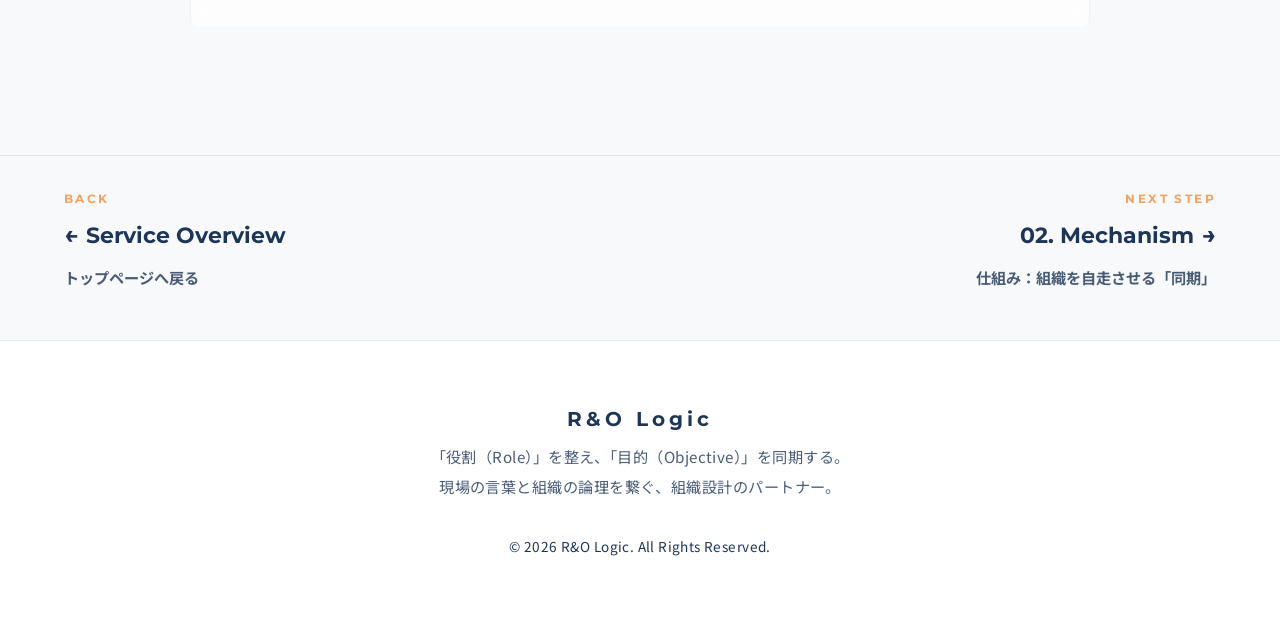
<file: pain-points.html>
<!DOCTYPE html>
<html lang="ja">

<head>
    <meta charset="UTF-8">
    <meta name="viewport" content="width=device-width, initial-scale=1.0">
    <title>1. Pain Points（さらなる成長への課題） | R&amp;O Logic</title>
    <meta name="description"
        content="企業の持続的成長における最大の壁とは？過去の成功モデルと現在のスピードの乖離、属人化による現場の疲弊を可視化します。">
    <!-- OGP and Twitter Cards -->
    <meta property="og:title" content="1. Pain Points（さらなる成長への課題） | R&amp;O Logic">
    <meta property="og:description" content="企業の持続的成長における最大の壁とは？過去の成功モデルと現在のスピードの乖離、属人化による現場の疲弊を可視化します。">
    <meta property="og:type" content="article">
    <meta property="og:url" content="https://ein0327.github.io/RO-Logic/pain-points.html">
    <meta property="og:image" content="https://ein0327.github.io/RO-Logic/img/og-image.png">
    <meta name="twitter:card" content="summary_large_image">
    <!-- Favicon -->
    <link rel="icon" type="image/svg+xml" href="img/favicon.svg">
    <!-- Fonts -->
    <link rel="preconnect" href="https://fonts.googleapis.com">
    <link rel="preconnect" href="https://fonts.gstatic.com" crossorigin>
    <link
        href="https://fonts.googleapis.com/css2?family=Montserrat:wght@400;700;900&family=Noto+Sans+JP:wght@400;500;700;900&display=swap"
        rel="stylesheet">
    <link rel="stylesheet" href="css/style.css">
</head>

<body>
    <!-- Preloader -->
    <div id="preloader" class="preloader">
        <div class="preloader-content">
            <span class="preloader-logo">R&amp;O Logic</span>
            <div class="preloader-line"></div>
        </div>
    </div>
    <header class="header">
        <div class="header-container">
            <a href="index.html" class="logo" style="text-decoration: none; color: inherit;">R&amp;O Logic</a>
            <div class="header-actions">
                <nav class="nav" id="nav" aria-label="詳細メニュー">
                    <ul class="nav-list">
                        <li><a href="pain-points.html" class="nav-link"><span class="nav-en">Pain Points</span><span
                                    class="nav-ja">/ 課題</span></a></li>
                        <li><a href="mechanism.html" class="nav-link"><span class="nav-en">Mechanism</span><span
                                    class="nav-ja">/ 仕組み</span></a></li>
                        <li><a href="recruitment.html" class="nav-link"><span class="nav-en">Recruitment</span><span
                                    class="nav-ja">/ 採用戦略</span></a></li>
                        <li><a href="partnership.html" class="nav-link"><span class="nav-en">Partnership</span><span
                                    class="nav-ja">/ 導入工程</span></a></li>
                        <li><a href="profile.html" class="nav-link"><span class="nav-en">Profile</span><span
                                    class="nav-ja">/ 設計者</span></a></li>
                    </ul>
                </nav>
                <div class="header-right">
                    <a href="index.html#contact" class="btn btn-sm header-btn"
                        style="word-break: keep-all; overflow-wrap: normal;"><span
                            style="display:inline-block;">無料</span><span style="display:inline-block;">診断</span></a>
                    <button class="hamburger" id="hamburger" aria-label="Menu">
                        <span></span><span></span><span></span>
                    </button>
                </div>
            </div>
        </div>
    </header>

    <main class="subpage-main">
        <!-- 2. Pain Points -->
        <section id="pain-points" class="pain-points section-spacing bg-light">
            <div class="container fade-up">
                <div class="section-title">
                    <span class="section-label">Pain Points / 現状の課題</span>
                    <h1>1. Pain Points：さらなる成長への課題</h1>
                    <p class="section-desc">
                        「今の組織に、わずかな『ひずみ』を感じていませんか？」<br><br>これまで組織を支えてきた仕組みが、現代のスピードや若手の価値観と乖離し始めているかもしれません。</p>

                    <div class="pain-points-anim fade-up delay-1">
                        <!-- Desktop Graph -->
                        <svg viewBox="0 0 850 400" width="100%" height="auto" preserveAspectRatio="xMidYMid meet"
                            style="max-height: 440px;" class="hidden-mobile">
                            <!-- Axes -->
                            <line x1="80" y1="350" x2="620" y2="350" stroke="#1D3557" stroke-width="2" opacity="0.6" />
                            <!-- X Axis -->
                            <line x1="80" y1="350" x2="80" y2="50" stroke="#1D3557" stroke-width="2" opacity="0.6" />
                            <!-- Y Axis -->

                            <!-- Grid lines -->
                            <line x1="80" y1="275" x2="620" y2="275" stroke="#1D3557" stroke-dasharray="2 4"
                                opacity="0.1" />
                            <line x1="80" y1="200" x2="620" y2="200" stroke="#1D3557" stroke-dasharray="2 4"
                                opacity="0.1" />
                            <line x1="80" y1="125" x2="620" y2="125" stroke="#1D3557" stroke-dasharray="2 4"
                                opacity="0.1" />
                            <line x1="80" y1="50" x2="620" y2="50" stroke="#1D3557" stroke-dasharray="2 4"
                                opacity="0.1" />

                            <!-- Axis Labels -->
                            <text x="610" y="380" fill="#1D3557" font-size="14" font-family="var(--font-main)"
                                font-weight="700" text-anchor="end" opacity="0.8">時間（Time）</text>
                            <text x="60" y="70" fill="#1D3557" font-size="14" font-family="var(--font-main)"
                                font-weight="700" text-anchor="end" opacity="0.8"
                                transform="rotate(-90 60,70)">組織の成長</text>

                            <!-- Area representing "The Gap" / 乖離 -->
                            <path d="M 250 220 L 600 15 L 600 280 C 500 270, 350 220, 250 220 Z"
                                fill="rgba(231, 111, 81, 0.1)" class="anim-diverge-area" />

                            <!-- Line 1: Expected Growth (Ideal) -->
                            <path d="M 80 320 L 250 220 L 600 15" stroke="#1D3557" stroke-width="3"
                                stroke-dasharray="1000" stroke-dashoffset="1000" class="anim-graph-line" fill="none"
                                opacity="0.5" />
                            <g class="anim-label-legacy">
                                <text x="640" y="25" fill="#1D3557" font-size="14" font-family="var(--font-main)"
                                    font-weight="700" text-anchor="start">これまでの仕組みの</text>
                                <text x="640" y="45" fill="#1D3557" font-size="14" font-family="var(--font-main)"
                                    font-weight="700" text-anchor="start">成長予測（理想）</text>
                            </g>

                            <!-- Line 2: Stunted Growth (Reality) -->
                            <path d="M 80 320 L 250 220 C 350 220, 500 270, 600 280" stroke="#E76F51" stroke-width="5"
                                fill="none" class="anim-graph-line" stroke-dasharray="1000" stroke-dashoffset="1000" />
                            <g class="anim-label-modern">
                                <text x="640" y="275" fill="#E76F51" font-size="14" font-family="var(--font-main)"
                                    font-weight="700" text-anchor="start">「ひずみ」の発生によって</text>
                                <text x="640" y="295" fill="#E76F51" font-size="14" font-family="var(--font-main)"
                                    font-weight="700" text-anchor="start">鈍化した成長予測</text>
                            </g>

                            <!-- Friction/Divergence Indicators pointing DOWNWARD -->
                            <g class="anim-gap-indicators">
                                <!-- Downward arrows -->
                                <line x1="350" y1="165" x2="350" y2="220" stroke="#E76F51" stroke-width="2"
                                    stroke-dasharray="4 4" opacity="0.6" />
                                <polyline points="345,215 350,225 355,215" fill="none" stroke="#E76F51" stroke-width="2"
                                    opacity="0.6" />

                                <line x1="450" y1="107" x2="450" y2="255" stroke="#E76F51" stroke-width="2"
                                    stroke-dasharray="4 4" opacity="0.6" />
                                <polyline points="445,250 450,260 455,250" fill="none" stroke="#E76F51" stroke-width="2"
                                    opacity="0.6" />

                                <line x1="550" y1="49" x2="550" y2="270" stroke="#E76F51" stroke-width="2"
                                    stroke-dasharray="4 4" opacity="0.6" />
                                <polyline points="545,265 550,275 555,265" fill="none" stroke="#E76F51" stroke-width="2"
                                    opacity="0.6" />

                                <!-- Gap Label -->
                                <rect x="345" y="145" width="235" height="36" rx="18" fill="#1D3557" />
                                <text x="463" y="168" fill="#fff" font-size="12" font-family="var(--font-main)"
                                    font-weight="700" text-anchor="middle">ひずみ：現代のスピード・若手の価値観</text>
                            </g>

                            <!-- Point of divergence -->
                            <circle cx="250" cy="220" r="7" fill="#E76F51" class="pulse-point" />
                            <text x="210" y="200" fill="#E76F51" font-size="12" font-family="var(--font-main)"
                                font-weight="700" text-anchor="middle" class="anim-gap-indicators"
                                opacity="0">ひずみの発生点</text>
                        </svg>

                        <!-- Mobile Graph -->
                        <svg viewBox="0 0 400 500" width="100%" height="auto" preserveAspectRatio="xMidYMid meet"
                            class="hidden-desktop">
                            <!-- Axes -->
                            <line x1="50" y1="450" x2="380" y2="450" stroke="#1D3557" stroke-width="2" opacity="0.6" />
                            <!-- X Axis -->
                            <line x1="50" y1="450" x2="50" y2="50" stroke="#1D3557" stroke-width="2" opacity="0.6" />
                            <!-- Y Axis -->

                            <!-- Grid lines -->
                            <line x1="50" y1="370" x2="380" y2="370" stroke="#1D3557" stroke-dasharray="2 4"
                                opacity="0.1" />
                            <line x1="50" y1="290" x2="380" y2="290" stroke="#1D3557" stroke-dasharray="2 4"
                                opacity="0.1" />
                            <line x1="50" y1="210" x2="380" y2="210" stroke="#1D3557" stroke-dasharray="2 4"
                                opacity="0.1" />
                            <line x1="50" y1="130" x2="380" y2="130" stroke="#1D3557" stroke-dasharray="2 4"
                                opacity="0.1" />

                            <!-- Axis Labels -->
                            <text x="380" y="480" fill="#1D3557" font-size="13" font-family="var(--font-main)"
                                font-weight="700" text-anchor="end" opacity="0.8">時間（Time）</text>
                            <text x="30" y="70" fill="#1D3557" font-size="13" font-family="var(--font-main)"
                                font-weight="700" text-anchor="end" opacity="0.8"
                                transform="rotate(-90 30,70)">組織の成長</text>

                            <!-- Area representing "The Gap" / 乖離 -->
                            <path d="M 150 330 L 350 130 L 350 380 C 280 360, 220 335, 150 330 Z"
                                fill="rgba(231, 111, 81, 0.1)" class="anim-diverge-area" />

                            <!-- Line 1: Expected Growth (Ideal) -->
                            <path d="M 50 430 L 150 330 L 350 130" stroke="#1D3557" stroke-width="3"
                                stroke-dasharray="1000" stroke-dashoffset="1000" class="anim-graph-line" fill="none"
                                opacity="0.5" />
                            <g class="anim-label-legacy">
                                <text x="210" y="105" fill="#1D3557" font-size="14" font-family="var(--font-main)"
                                    font-weight="700" text-anchor="start">これまでの仕組みの</text>
                                <text x="210" y="125" fill="#1D3557" font-size="14" font-family="var(--font-main)"
                                    font-weight="700" text-anchor="start">成長予測（理想）</text>
                            </g>

                            <!-- Line 2: Stunted Growth (Reality) -->
                            <path d="M 50 430 L 150 330 C 220 335, 280 360, 350 380" stroke="#E76F51" stroke-width="4"
                                fill="none" class="anim-graph-line" stroke-dasharray="1000" stroke-dashoffset="1000" />
                            <g class="anim-label-modern">
                                <text x="180" y="415" fill="#E76F51" font-size="12" font-family="var(--font-main)"
                                    font-weight="700" text-anchor="start">「ひずみ」の発生で</text>
                                <text x="180" y="433" fill="#E76F51" font-size="12" font-family="var(--font-main)"
                                    font-weight="700" text-anchor="start">鈍化した成長予測</text>
                            </g>

                            <!-- Friction/Divergence Indicators pointing DOWNWARD -->
                            <g class="anim-gap-indicators">
                                <line x1="220" y1="260" x2="220" y2="335" stroke="#E76F51" stroke-width="2"
                                    stroke-dasharray="4 4" opacity="0.6" />
                                <polyline points="215,330 220,340 225,330" fill="none" stroke="#E76F51" stroke-width="2"
                                    opacity="0.6" />

                                <line x1="280" y1="200" x2="280" y2="355" stroke="#E76F51" stroke-width="2"
                                    stroke-dasharray="4 4" opacity="0.6" />
                                <polyline points="275,350 280,360 285,350" fill="none" stroke="#E76F51" stroke-width="2"
                                    opacity="0.6" />

                                <line x1="330" y1="150" x2="330" y2="370" stroke="#E76F51" stroke-width="2"
                                    stroke-dasharray="4 4" opacity="0.6" />
                                <polyline points="325,365 330,375 335,365" fill="none" stroke="#E76F51" stroke-width="2"
                                    opacity="0.6" />

                                <!-- Gap Label -->
                                <rect x="160" y="195" width="210" height="46" rx="8" fill="#1D3557" />
                                <text x="265" y="215" fill="#fff" font-size="12" font-family="var(--font-main)"
                                    font-weight="700" text-anchor="middle">歪み：現代のスピード</text>
                                <text x="265" y="233" fill="#fff" font-size="12" font-family="var(--font-main)"
                                    font-weight="700" text-anchor="middle">・若手の価値観</text>
                            </g>

                            <!-- Point of divergence -->
                            <circle cx="150" cy="330" r="6" fill="#E76F51" class="pulse-point-mobile" />
                            <text x="120" y="315" fill="#E76F51" font-size="11" font-family="var(--font-main)"
                                font-weight="700" text-anchor="middle" class="anim-gap-indicators"
                                opacity="0">発生点</text>
                        </svg>
                    </div>
                </div>

                <ol class="system-steps">
                    <li class="system-item fade-up">
                        <div class="system-num">01.</div>
                        <div class="system-content">
                            <h3>意思決定プロセスの「同期」</h3>
                            <p>慣習化した確認作業を見直し、本来必要な「判断」に集中できるフローへ。現場のスピードを殺さない仕組みを構築します。</p>
                        </div>
                    </li>
                    <li class="system-item fade-up delay-1">
                        <div class="system-num">02.</div>
                        <div class="system-content">
                            <h3>「経験」を組織の資産へ</h3>
                            <p>個人のスキルを「貯金」にせず、組織の「インフラ」へ変換。ベテランの知見を「継承」という側面から正当に評価し、技術のブラックボックス化を防ぎます。</p>
                        </div>
                    </li>
                    <li class="system-item fade-up delay-2">
                        <div class="system-num">03.</div>
                        <div class="system-content">
                            <h3>持続可能な世代交代サイクル</h3>
                            <p>役職の役割を再定義し、仕組みによる円滑な交代を実現。ベテランのプライドと、若手のキャリアパスを同時に守る「代謝システム」を導入します。</p>
                        </div>
                    </li>
                </ol>
            </div>
        </section>


        <!-- Next/Prev Page Navigation -->
        <div class="next-page-nav fade-up">
            <a href="index.html" class="prev-page-link">
                <span class="next-page-label">Back</span>
                <span class="next-page-title"><span style="font-size: 1.5rem;">&larr;</span> Service Overview</span>
                <span
                    style="font-size: 0.95rem; margin-top: 0.5rem; opacity: 0.8; color: var(--clr-text); font-weight: 700;">トップページへ戻る</span>
            </a>
            <a href="mechanism.html" class="next-page-link">
                <span class="next-page-label">Next Step</span>
                <span class="next-page-title">02. Mechanism <span style="font-size: 1.5rem;">&rarr;</span></span>
                <span
                    style="font-size: 0.95rem; margin-top: 0.5rem; opacity: 0.8; color: var(--clr-text); font-weight: 700;">仕組み：組織を自走させる「同期」</span>
            </a>
        </div>
    </main>

    <footer class="footer">
        <div class="container text-center">
            <div style="margin-bottom: 2rem;">
                <h4 style="font-size: 1.25rem; margin-bottom: 0.5rem; letter-spacing: 0.2em; font-weight: 700;">R&amp;O
                    Logic</h4>
                <p style="font-size: 0.95rem; opacity: 0.8; line-height: 2;">
                    「役割（Role）」を整え、「目的（Objective）」を同期する。<br>現場の言葉と組織の論理を繋ぐ、組織設計のパートナー。</p>
            </div>
            <p>&copy; 2026 R&amp;O Logic. All Rights Reserved.</p>
        </div>
    </footer>

    <!-- Mobile FAB (Floating Action Button) -->
    <a href="index.html#contact" class="mobile-fab" id="mobileFab">
        <span>無料診断<br>フォーム</span>
    </a>

    <script src="js/main.js"></script>
</body>

</html>
</file>
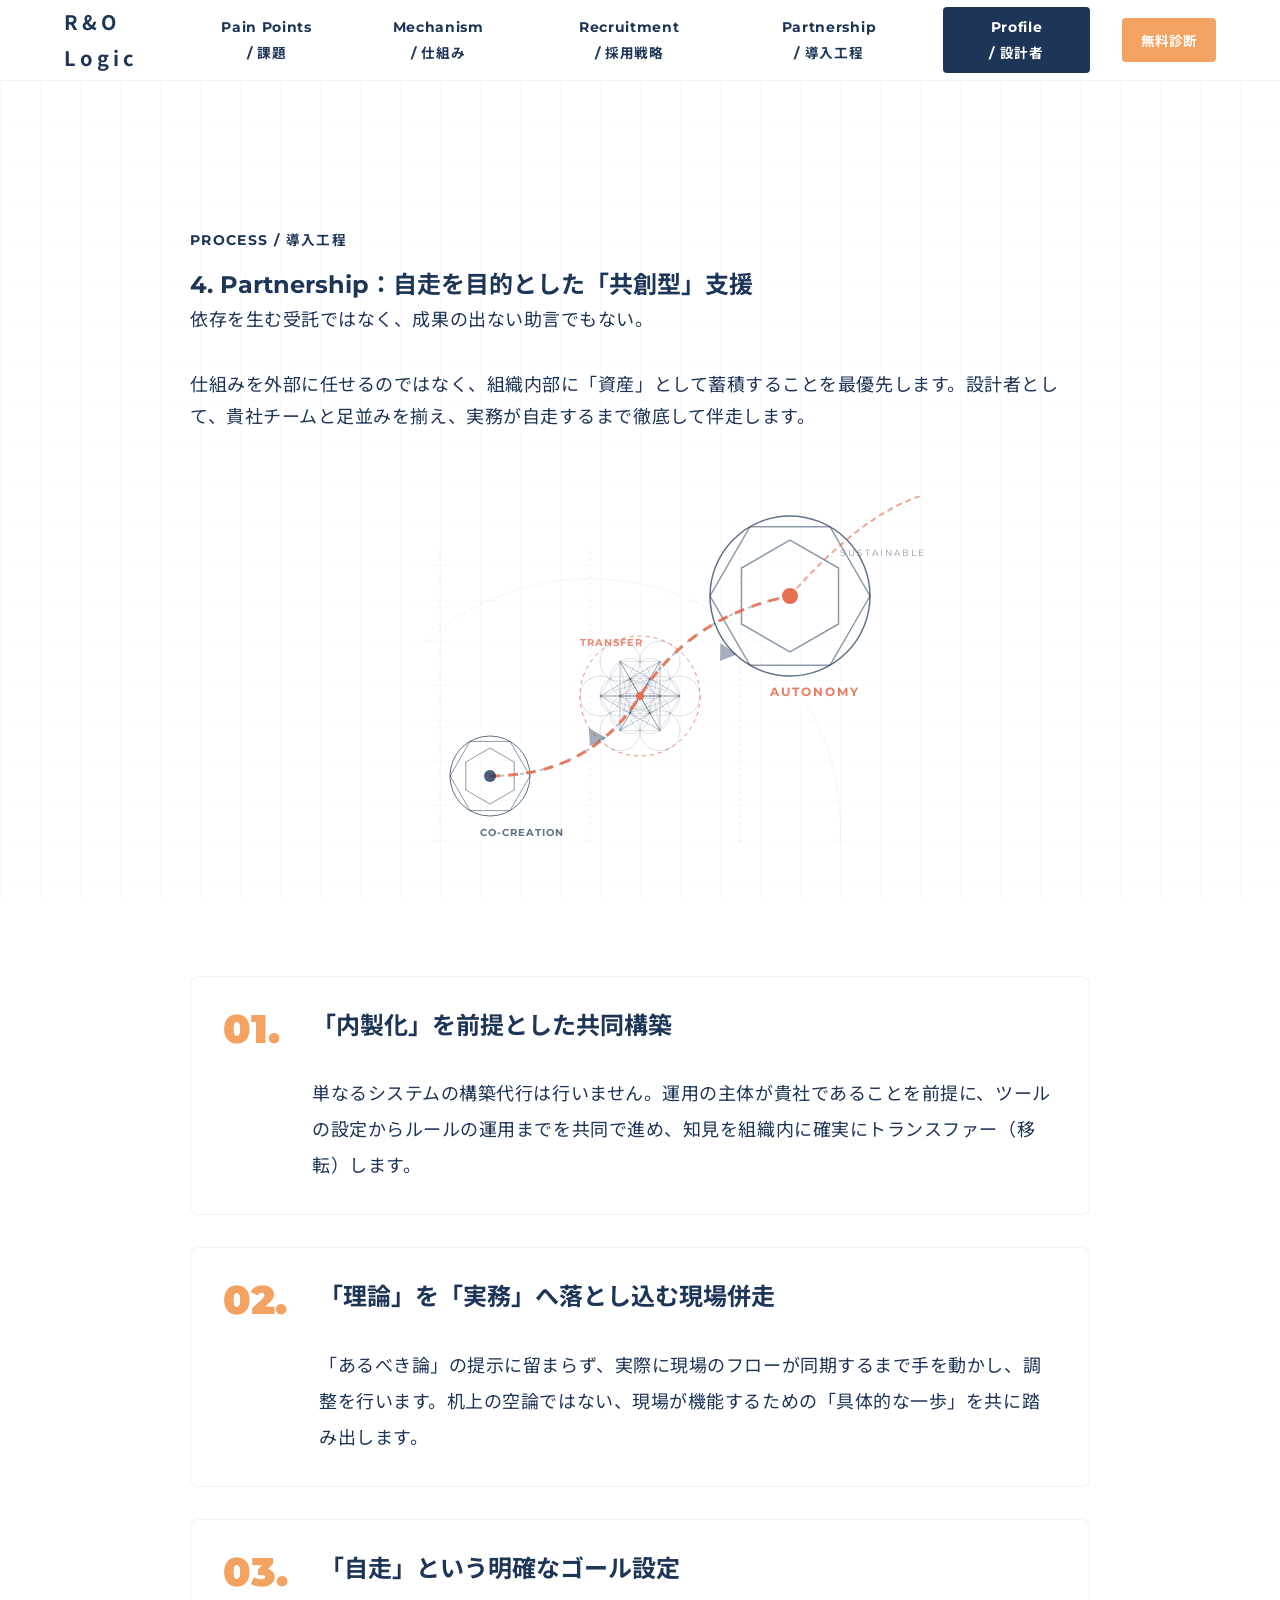
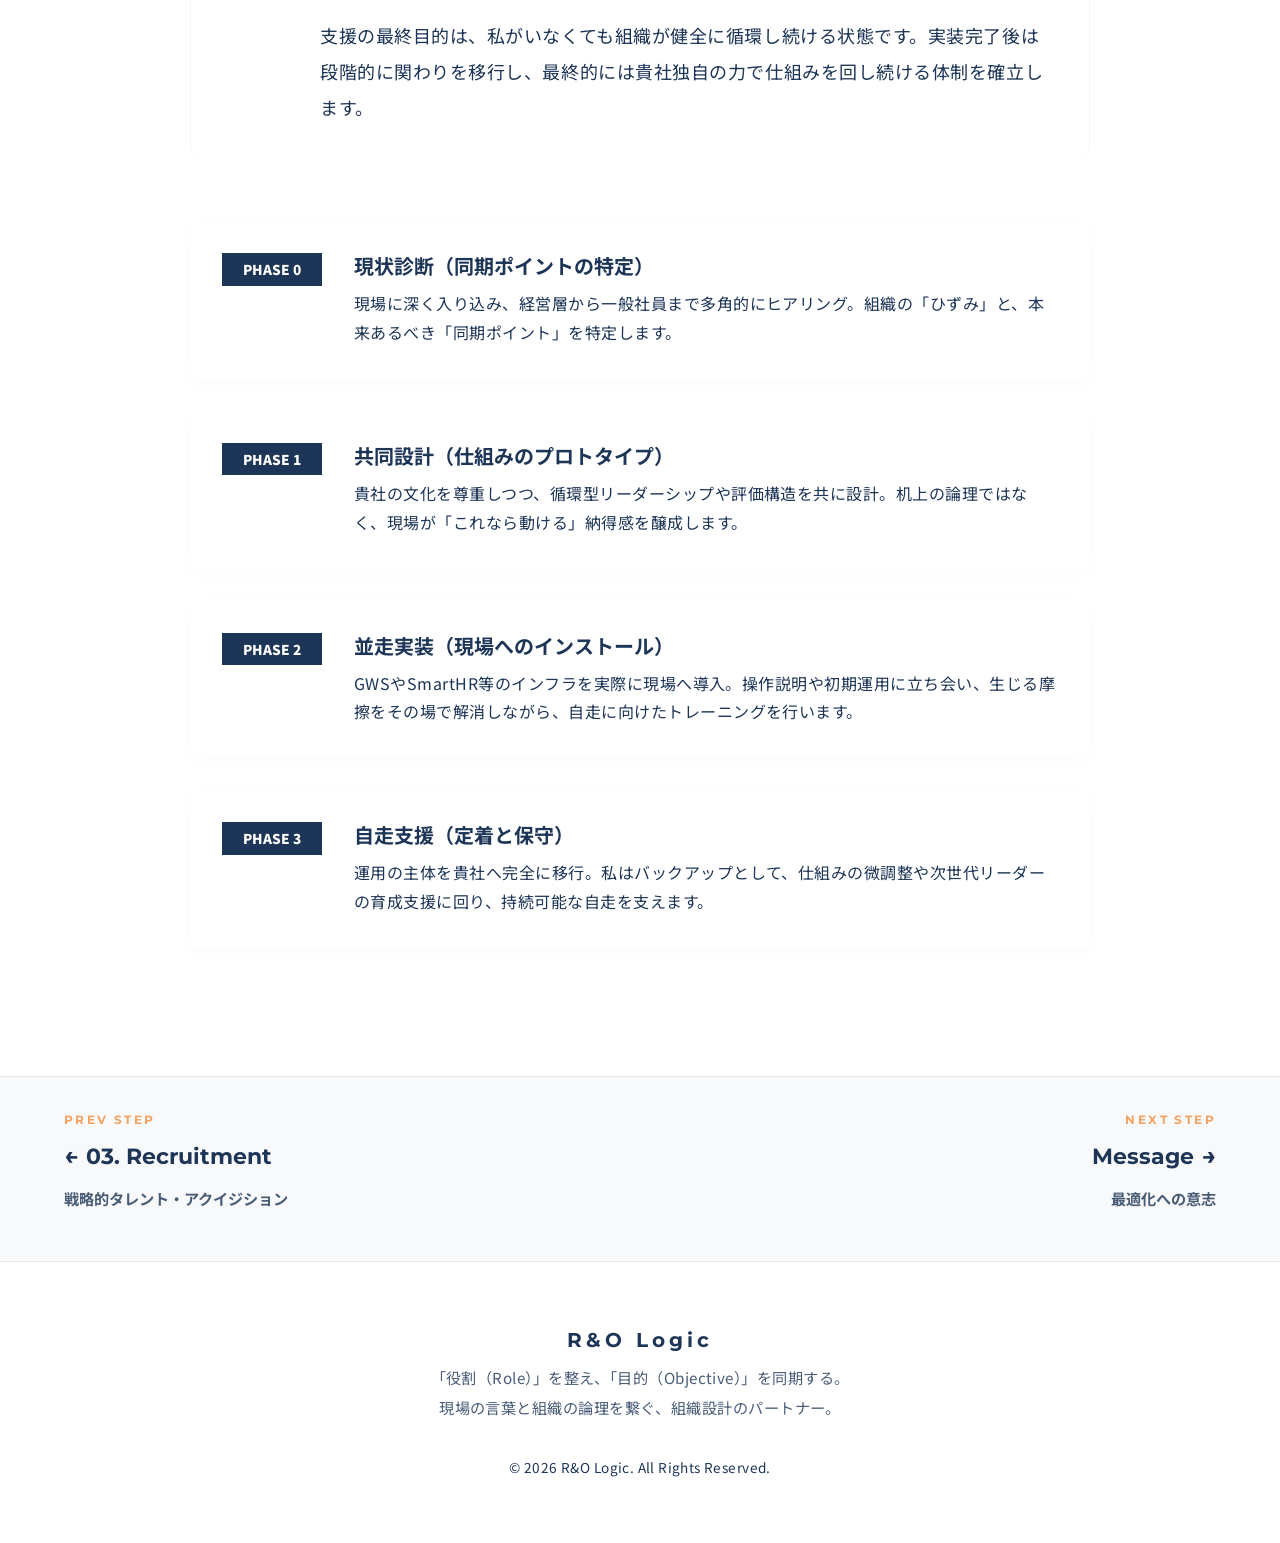
<file: partnership.html>
<!DOCTYPE html>
<html lang="ja">

<head>
    <meta charset="UTF-8">
    <meta name="viewport" content="width=device-width, initial-scale=1.0">
    <title>4. Partnership（自走を目的とした共創型支援） | R&amp;O Logic</title>
    <meta name="description"
        content="依存を生む受託ではなく、仕組みを組織の「資産」として残す伴走型支援。構築から運用までの知見移転を進めます。">
    <!-- OGP and Twitter Cards -->
    <meta property="og:title" content="4. Partnership（自走を目的とした共創型支援） | R&amp;O Logic">
    <meta property="og:description" content="依存を生む受託ではなく、仕組みを組織の「資産」として残す伴走型支援。構築から運用までの知見移転を進めます。">
    <meta property="og:type" content="article">
    <meta property="og:url" content="https://ein0327.github.io/RO-Logic/partnership.html">
    <meta property="og:image" content="https://ein0327.github.io/RO-Logic/img/og-image.png">
    <meta name="twitter:card" content="summary_large_image">
    <!-- Favicon -->
    <link rel="icon" type="image/svg+xml" href="img/favicon.svg">
    <!-- Fonts -->
    <link rel="preconnect" href="https://fonts.googleapis.com">
    <link rel="preconnect" href="https://fonts.gstatic.com" crossorigin>
    <link
        href="https://fonts.googleapis.com/css2?family=Montserrat:wght@400;700;900&family=Noto+Sans+JP:wght@400;500;700;900&display=swap"
        rel="stylesheet">
    <link rel="stylesheet" href="css/style.css">
</head>

<body>
    <!-- Preloader -->
    <div id="preloader" class="preloader">
        <div class="preloader-content">
            <span class="preloader-logo">R&amp;O Logic</span>
            <div class="preloader-line"></div>
        </div>
    </div>
    <header class="header">
        <div class="header-container">
            <a href="index.html" class="logo" style="text-decoration: none; color: inherit;">R&amp;O Logic</a>
            <div class="header-actions">
                <nav class="nav" id="nav" aria-label="詳細メニュー">
                    <ul class="nav-list">
                        <li><a href="pain-points.html" class="nav-link"><span class="nav-en">Pain Points</span><span
                                    class="nav-ja">/ 課題</span></a></li>
                        <li><a href="mechanism.html" class="nav-link"><span class="nav-en">Mechanism</span><span
                                    class="nav-ja">/ 仕組み</span></a></li>
                        <li><a href="recruitment.html" class="nav-link"><span class="nav-en">Recruitment</span><span
                                    class="nav-ja">/ 採用戦略</span></a></li>
                        <li><a href="partnership.html" class="nav-link"><span class="nav-en">Partnership</span><span
                                    class="nav-ja">/ 導入工程</span></a></li>
                        <li><a href="profile.html" class="nav-link"><span class="nav-en">Profile</span><span
                                    class="nav-ja">/ 設計者</span></a></li>
                    </ul>
                </nav>
                <div class="header-right">
                    <a href="index.html#contact" class="btn btn-sm header-btn"
                        style="word-break: keep-all; overflow-wrap: normal;"><span
                            style="display:inline-block;">無料</span><span style="display:inline-block;">診断</span></a>
                    <button class="hamburger" id="hamburger" aria-label="Menu">
                        <span></span><span></span><span></span>
                    </button>
                </div>
            </div>
        </div>
    </header>

    <main class="subpage-main">
        <!-- 5. Service Process -->
        <section id="process" class="process section-spacing">
            <div class="container fade-up">
                <div class="section-title">
                    <span class="section-label">Process / 導入工程</span>
                    <h1>4. Partnership：自走を目的とした「共創型」支援</h1>
                    <p class="section-desc">
                        依存を生む受託ではなく、成果の出ない助言でもない。<br><br>仕組みを外部に任せるのではなく、組織内部に「資産」として蓄積することを最優先します。設計者として、貴社チームと足並みを揃え、実務が自走するまで徹底して伴走します。
                    </p>
                    
                    <div class="mechanism-anim fade-up delay-1">
                        <!-- Desktop: Da Vinci Blueprint Spiral / Ascending Orbit SVG -->
                        <svg viewBox="0 0 600 400" width="100%" height="auto" preserveAspectRatio="xMidYMid meet" class="hidden-mobile">
                            <!-- Background Grid -->
                            <line x1="100" y1="50" x2="100" y2="350" stroke="#1D3557" stroke-width="0.5" stroke-dasharray="2 4" opacity="0.2"/>
                            <line x1="250" y1="50" x2="250" y2="350" stroke="#1D3557" stroke-width="0.5" stroke-dasharray="2 4" opacity="0.2"/>
                            <line x1="400" y1="50" x2="400" y2="350" stroke="#1D3557" stroke-width="0.5" stroke-dasharray="2 4" opacity="0.2"/>

                            <!-- Golden Spiral / Ascending Curve Matrix -->
                            <!-- Phase 1: Dependent / Co-creation -->
                            <g style="transform-origin: 150px 280px;" class="anim-spin-slow">
                                <polygon points="190.0,280.0 170.0,314.6 130.0,314.6 110.0,280.0 130.0,245.4 170.0,245.4" fill="none" stroke="#1D3557" stroke-width="1" opacity="0.5"/>
                                <polygon points="174.2,294.0 150.0,308.0 125.8,294.0 125.8,266.0 150.0,252.0 174.2,266.0" fill="none" stroke="#1D3557" stroke-width="1" opacity="0.5"/>
                                <circle cx="150" cy="280" r="40" fill="none" stroke="#1D3557" stroke-width="1" opacity="0.7"/>
                            </g>
                            
                            <!-- Phase 2: Transfer -->
                            <g style="transform-origin: 300px 200px;" class="anim-spin-reverse">
                                <!-- Metatron Cube / Sacred Geometry Web -->
                                <circle cx="300.0" cy="200.0" r="20.0" fill="none" stroke="#1D3557" stroke-width="0.5" opacity="0.3"/>
                                <circle cx="320.0" cy="200.0" r="20.0" fill="none" stroke="#1D3557" stroke-width="0.5" opacity="0.3"/>
                                <circle cx="310.0" cy="217.3" r="20.0" fill="none" stroke="#1D3557" stroke-width="0.5" opacity="0.3"/>
                                <circle cx="290.0" cy="217.3" r="20.0" fill="none" stroke="#1D3557" stroke-width="0.5" opacity="0.3"/>
                                <circle cx="280.0" cy="200.0" r="20.0" fill="none" stroke="#1D3557" stroke-width="0.5" opacity="0.3"/>
                                <circle cx="290.0" cy="182.7" r="20.0" fill="none" stroke="#1D3557" stroke-width="0.5" opacity="0.3"/>
                                <circle cx="310.0" cy="182.7" r="20.0" fill="none" stroke="#1D3557" stroke-width="0.5" opacity="0.3"/>
                                <circle cx="340.0" cy="200.0" r="20.0" fill="none" stroke="#1D3557" stroke-width="0.5" opacity="0.3"/>
                                <circle cx="320.0" cy="234.6" r="20.0" fill="none" stroke="#1D3557" stroke-width="0.5" opacity="0.3"/>
                                <circle cx="280.0" cy="234.6" r="20.0" fill="none" stroke="#1D3557" stroke-width="0.5" opacity="0.3"/>
                                <circle cx="260.0" cy="200.0" r="20.0" fill="none" stroke="#1D3557" stroke-width="0.5" opacity="0.3"/>
                                <circle cx="280.0" cy="165.4" r="20.0" fill="none" stroke="#1D3557" stroke-width="0.5" opacity="0.3"/>
                                <circle cx="320.0" cy="165.4" r="20.0" fill="none" stroke="#1D3557" stroke-width="0.5" opacity="0.3"/>
                                <line x1="300.0" y1="200.0" x2="320.0" y2="200.0" stroke="#1D3557" stroke-width="0.3" opacity="0.5"/>
                                <line x1="300.0" y1="200.0" x2="310.0" y2="217.3" stroke="#1D3557" stroke-width="0.3" opacity="0.5"/>
                                <line x1="300.0" y1="200.0" x2="290.0" y2="217.3" stroke="#1D3557" stroke-width="0.3" opacity="0.5"/>
                                <line x1="300.0" y1="200.0" x2="280.0" y2="200.0" stroke="#1D3557" stroke-width="0.3" opacity="0.5"/>
                                <line x1="300.0" y1="200.0" x2="290.0" y2="182.7" stroke="#1D3557" stroke-width="0.3" opacity="0.5"/>
                                <line x1="300.0" y1="200.0" x2="310.0" y2="182.7" stroke="#1D3557" stroke-width="0.3" opacity="0.5"/>
                                <line x1="300.0" y1="200.0" x2="340.0" y2="200.0" stroke="#1D3557" stroke-width="0.3" opacity="0.5"/>
                                <line x1="300.0" y1="200.0" x2="320.0" y2="234.6" stroke="#1D3557" stroke-width="0.3" opacity="0.5"/>
                                <line x1="300.0" y1="200.0" x2="280.0" y2="234.6" stroke="#1D3557" stroke-width="0.3" opacity="0.5"/>
                                <line x1="300.0" y1="200.0" x2="260.0" y2="200.0" stroke="#1D3557" stroke-width="0.3" opacity="0.5"/>
                                <line x1="300.0" y1="200.0" x2="280.0" y2="165.4" stroke="#1D3557" stroke-width="0.3" opacity="0.5"/>
                                <line x1="300.0" y1="200.0" x2="320.0" y2="165.4" stroke="#1D3557" stroke-width="0.3" opacity="0.5"/>
                                <line x1="320.0" y1="200.0" x2="310.0" y2="217.3" stroke="#1D3557" stroke-width="0.3" opacity="0.5"/>
                                <line x1="320.0" y1="200.0" x2="290.0" y2="217.3" stroke="#1D3557" stroke-width="0.3" opacity="0.5"/>
                                <line x1="320.0" y1="200.0" x2="280.0" y2="200.0" stroke="#1D3557" stroke-width="0.3" opacity="0.5"/>
                                <line x1="320.0" y1="200.0" x2="290.0" y2="182.7" stroke="#1D3557" stroke-width="0.3" opacity="0.5"/>
                                <line x1="320.0" y1="200.0" x2="310.0" y2="182.7" stroke="#1D3557" stroke-width="0.3" opacity="0.5"/>
                                <line x1="320.0" y1="200.0" x2="340.0" y2="200.0" stroke="#1D3557" stroke-width="0.3" opacity="0.5"/>
                                <line x1="320.0" y1="200.0" x2="320.0" y2="234.6" stroke="#1D3557" stroke-width="0.3" opacity="0.5"/>
                                <line x1="320.0" y1="200.0" x2="280.0" y2="234.6" stroke="#1D3557" stroke-width="0.3" opacity="0.5"/>
                                <line x1="320.0" y1="200.0" x2="260.0" y2="200.0" stroke="#1D3557" stroke-width="0.3" opacity="0.5"/>
                                <line x1="320.0" y1="200.0" x2="280.0" y2="165.4" stroke="#1D3557" stroke-width="0.3" opacity="0.5"/>
                                <line x1="320.0" y1="200.0" x2="320.0" y2="165.4" stroke="#1D3557" stroke-width="0.3" opacity="0.5"/>
                                <line x1="310.0" y1="217.3" x2="290.0" y2="217.3" stroke="#1D3557" stroke-width="0.3" opacity="0.5"/>
                                <line x1="310.0" y1="217.3" x2="280.0" y2="200.0" stroke="#1D3557" stroke-width="0.3" opacity="0.5"/>
                                <line x1="310.0" y1="217.3" x2="290.0" y2="182.7" stroke="#1D3557" stroke-width="0.3" opacity="0.5"/>
                                <line x1="310.0" y1="217.3" x2="310.0" y2="182.7" stroke="#1D3557" stroke-width="0.3" opacity="0.5"/>
                                <line x1="310.0" y1="217.3" x2="340.0" y2="200.0" stroke="#1D3557" stroke-width="0.3" opacity="0.5"/>
                                <line x1="310.0" y1="217.3" x2="320.0" y2="234.6" stroke="#1D3557" stroke-width="0.3" opacity="0.5"/>
                                <line x1="310.0" y1="217.3" x2="280.0" y2="234.6" stroke="#1D3557" stroke-width="0.3" opacity="0.5"/>
                                <line x1="310.0" y1="217.3" x2="260.0" y2="200.0" stroke="#1D3557" stroke-width="0.3" opacity="0.5"/>
                                <line x1="310.0" y1="217.3" x2="280.0" y2="165.4" stroke="#1D3557" stroke-width="0.3" opacity="0.5"/>
                                <line x1="310.0" y1="217.3" x2="320.0" y2="165.4" stroke="#1D3557" stroke-width="0.3" opacity="0.5"/>
                                <line x1="290.0" y1="217.3" x2="280.0" y2="200.0" stroke="#1D3557" stroke-width="0.3" opacity="0.5"/>
                                <line x1="290.0" y1="217.3" x2="290.0" y2="182.7" stroke="#1D3557" stroke-width="0.3" opacity="0.5"/>
                                <line x1="290.0" y1="217.3" x2="310.0" y2="182.7" stroke="#1D3557" stroke-width="0.3" opacity="0.5"/>
                                <line x1="290.0" y1="217.3" x2="340.0" y2="200.0" stroke="#1D3557" stroke-width="0.3" opacity="0.5"/>
                                <line x1="290.0" y1="217.3" x2="320.0" y2="234.6" stroke="#1D3557" stroke-width="0.3" opacity="0.5"/>
                                <line x1="290.0" y1="217.3" x2="280.0" y2="234.6" stroke="#1D3557" stroke-width="0.3" opacity="0.5"/>
                                <line x1="290.0" y1="217.3" x2="260.0" y2="200.0" stroke="#1D3557" stroke-width="0.3" opacity="0.5"/>
                                <line x1="290.0" y1="217.3" x2="280.0" y2="165.4" stroke="#1D3557" stroke-width="0.3" opacity="0.5"/>
                                <line x1="290.0" y1="217.3" x2="320.0" y2="165.4" stroke="#1D3557" stroke-width="0.3" opacity="0.5"/>
                                <line x1="280.0" y1="200.0" x2="290.0" y2="182.7" stroke="#1D3557" stroke-width="0.3" opacity="0.5"/>
                                <line x1="280.0" y1="200.0" x2="310.0" y2="182.7" stroke="#1D3557" stroke-width="0.3" opacity="0.5"/>
                                <line x1="280.0" y1="200.0" x2="340.0" y2="200.0" stroke="#1D3557" stroke-width="0.3" opacity="0.5"/>
                                <line x1="280.0" y1="200.0" x2="320.0" y2="234.6" stroke="#1D3557" stroke-width="0.3" opacity="0.5"/>
                                <line x1="280.0" y1="200.0" x2="280.0" y2="234.6" stroke="#1D3557" stroke-width="0.3" opacity="0.5"/>
                                <line x1="280.0" y1="200.0" x2="260.0" y2="200.0" stroke="#1D3557" stroke-width="0.3" opacity="0.5"/>
                                <line x1="280.0" y1="200.0" x2="280.0" y2="165.4" stroke="#1D3557" stroke-width="0.3" opacity="0.5"/>
                                <line x1="280.0" y1="200.0" x2="320.0" y2="165.4" stroke="#1D3557" stroke-width="0.3" opacity="0.5"/>
                                <line x1="290.0" y1="182.7" x2="310.0" y2="182.7" stroke="#1D3557" stroke-width="0.3" opacity="0.5"/>
                                <line x1="290.0" y1="182.7" x2="340.0" y2="200.0" stroke="#1D3557" stroke-width="0.3" opacity="0.5"/>
                                <line x1="290.0" y1="182.7" x2="320.0" y2="234.6" stroke="#1D3557" stroke-width="0.3" opacity="0.5"/>
                                <line x1="290.0" y1="182.7" x2="280.0" y2="234.6" stroke="#1D3557" stroke-width="0.3" opacity="0.5"/>
                                <line x1="290.0" y1="182.7" x2="260.0" y2="200.0" stroke="#1D3557" stroke-width="0.3" opacity="0.5"/>
                                <line x1="290.0" y1="182.7" x2="280.0" y2="165.4" stroke="#1D3557" stroke-width="0.3" opacity="0.5"/>
                                <line x1="290.0" y1="182.7" x2="320.0" y2="165.4" stroke="#1D3557" stroke-width="0.3" opacity="0.5"/>
                                <line x1="310.0" y1="182.7" x2="340.0" y2="200.0" stroke="#1D3557" stroke-width="0.3" opacity="0.5"/>
                                <line x1="310.0" y1="182.7" x2="320.0" y2="234.6" stroke="#1D3557" stroke-width="0.3" opacity="0.5"/>
                                <line x1="310.0" y1="182.7" x2="280.0" y2="234.6" stroke="#1D3557" stroke-width="0.3" opacity="0.5"/>
                                <line x1="310.0" y1="182.7" x2="260.0" y2="200.0" stroke="#1D3557" stroke-width="0.3" opacity="0.5"/>
                                <line x1="310.0" y1="182.7" x2="280.0" y2="165.4" stroke="#1D3557" stroke-width="0.3" opacity="0.5"/>
                                <line x1="310.0" y1="182.7" x2="320.0" y2="165.4" stroke="#1D3557" stroke-width="0.3" opacity="0.5"/>
                                <line x1="340.0" y1="200.0" x2="320.0" y2="234.6" stroke="#1D3557" stroke-width="0.3" opacity="0.5"/>
                                <line x1="340.0" y1="200.0" x2="280.0" y2="234.6" stroke="#1D3557" stroke-width="0.3" opacity="0.5"/>
                                <line x1="340.0" y1="200.0" x2="260.0" y2="200.0" stroke="#1D3557" stroke-width="0.3" opacity="0.5"/>
                                <line x1="340.0" y1="200.0" x2="280.0" y2="165.4" stroke="#1D3557" stroke-width="0.3" opacity="0.5"/>
                                <line x1="340.0" y1="200.0" x2="320.0" y2="165.4" stroke="#1D3557" stroke-width="0.3" opacity="0.5"/>
                                <line x1="320.0" y1="234.6" x2="280.0" y2="234.6" stroke="#1D3557" stroke-width="0.3" opacity="0.5"/>
                                <line x1="320.0" y1="234.6" x2="260.0" y2="200.0" stroke="#1D3557" stroke-width="0.3" opacity="0.5"/>
                                <line x1="320.0" y1="234.6" x2="280.0" y2="165.4" stroke="#1D3557" stroke-width="0.3" opacity="0.5"/>
                                <line x1="320.0" y1="234.6" x2="320.0" y2="165.4" stroke="#1D3557" stroke-width="0.3" opacity="0.5"/>
                                <line x1="280.0" y1="234.6" x2="260.0" y2="200.0" stroke="#1D3557" stroke-width="0.3" opacity="0.5"/>
                                <line x1="280.0" y1="234.6" x2="280.0" y2="165.4" stroke="#1D3557" stroke-width="0.3" opacity="0.5"/>
                                <line x1="280.0" y1="234.6" x2="320.0" y2="165.4" stroke="#1D3557" stroke-width="0.3" opacity="0.5"/>
                                <line x1="260.0" y1="200.0" x2="280.0" y2="165.4" stroke="#1D3557" stroke-width="0.3" opacity="0.5"/>
                                <line x1="260.0" y1="200.0" x2="320.0" y2="165.4" stroke="#1D3557" stroke-width="0.3" opacity="0.5"/>
                                <line x1="280.0" y1="165.4" x2="320.0" y2="165.4" stroke="#1D3557" stroke-width="0.3" opacity="0.5"/>
                                <circle cx="300" cy="200" r="60" fill="none" stroke="#E76F51" stroke-width="1" stroke-dasharray="4 4" opacity="0.8"/>
                            </g>
                            
                            <!-- Phase 3: Autonomy -->
                            <g style="transform-origin: 450px 100px;" class="anim-spin-fast">
                                <polygon points="530.0,100.0 490.0,169.3 410.0,169.3 370.0,100.0 410.0,30.7 490.0,30.7" fill="none" stroke="#1D3557" stroke-width="1.5" opacity="0.5"/>
                                <polygon points="498.5,128.0 450.0,156.0 401.5,128.0 401.5,72.0 450.0,44.0 498.5,72.0" fill="none" stroke="#1D3557" stroke-width="1.5" opacity="0.5"/>
                                <circle cx="450" cy="100" r="80" fill="none" stroke="#1D3557" stroke-width="1.5" opacity="0.7"/>
                            </g>

                            <!-- Escalation Path (The trajectory) -->
                            <path d="M 150 280 Q 250 280 300 200 T 450 100" fill="none" stroke="#1D3557" stroke-width="2" stroke-dasharray="4 6" opacity="0.3"/>
                            <!-- Active Energy Path -->
                            <path d="M 150 280 Q 250 280 300 200 T 450 100" fill="none" stroke="#E76F51" stroke-width="3" stroke-dasharray="10 8" class="anim-blueprint-flow" opacity="0.9"/>
                            <!-- Autonomy Launch Path -->
                            <path d="M 450 100 Q 520 20 580 0" fill="none" stroke="#E76F51" stroke-width="2" stroke-dasharray="6 4" class="anim-blueprint-flow" opacity="0.6"/>

                            <!-- Transition Nodes -->
                            <circle cx="150" cy="280" r="6" fill="#1D3557" opacity="0.8"/>
                            <circle cx="300" cy="200" r="4" fill="#E76F51" class="anim-blueprint-pulse"/>
                            <circle cx="450" cy="100" r="8" fill="#E76F51" class="anim-blueprint-pulse"/>
                            
                            <!-- Support Arrows (Escalation) -->
                            <polygon points="250,250 260,235 240,235" fill="#1D3557" opacity="0.4" transform="rotate(30 250 250)"/>
                            <polygon points="380,165 390,150 370,150" fill="#1D3557" opacity="0.4" transform="rotate(35 380 165)"/>

                            <!-- Labels -->
                            <text x="140" y="340" fill="#1D3557" font-size="10" font-family="var(--font-en)" opacity="0.7" letter-spacing="1px" font-weight="700">CO-CREATION</text>
                            <text x="240" y="150" fill="#E76F51" font-size="10" font-family="var(--font-en)" opacity="0.8" letter-spacing="1px" font-weight="700">TRANSFER</text>
                            <text x="430" y="200" fill="#E76F51" font-size="12" font-family="var(--font-en)" opacity="0.9" letter-spacing="2px" font-weight="700">AUTONOMY</text>
                            <text x="500" y="60" fill="#1D3557" font-size="9" font-family="var(--font-en)" opacity="0.5" letter-spacing="2px">SUSTAINABLE</text>
                            
                            <!-- Final geo arcs outlining the space -->
                            <path d="M 80 150 A 250 250 0 0 1 500 350" fill="none" stroke="#1D3557" stroke-width="0.5" opacity="0.1"/>
                        </svg>

                        <!-- Mobile: Zoomed & Thicker Spiral SVG -->
                        <svg viewBox="60 0 480 400" width="100%" height="auto" preserveAspectRatio="xMidYMid meet" class="hidden-desktop">
                            <line x1="100" y1="50" x2="100" y2="350" stroke="#1D3557" stroke-width="1" stroke-dasharray="2 4" opacity="0.2"/>
                            <line x1="250" y1="50" x2="250" y2="350" stroke="#1D3557" stroke-width="1" stroke-dasharray="2 4" opacity="0.2"/>
                            <line x1="400" y1="50" x2="400" y2="350" stroke="#1D3557" stroke-width="1" stroke-dasharray="2 4" opacity="0.2"/>

                            <g style="transform-origin: 150px 280px;" class="anim-spin-slow">
                                <polygon points="190.0,280.0 170.0,314.6 130.0,314.6 110.0,280.0 130.0,245.4 170.0,245.4" fill="none" stroke="#1D3557" stroke-width="1.5" opacity="0.5"/>
                                <polygon points="174.2,294.0 150.0,308.0 125.8,294.0 125.8,266.0 150.0,252.0 174.2,266.0" fill="none" stroke="#1D3557" stroke-width="1.5" opacity="0.5"/>
                                <circle cx="150" cy="280" r="40" fill="none" stroke="#1D3557" stroke-width="1.5" opacity="0.7"/>
                            </g>
                            
                            <g style="transform-origin: 300px 200px;" class="anim-spin-reverse">
                                <!-- Metatron Cube / Sacred Geometry Web -->
                                <circle cx="300.0" cy="200.0" r="20.0" fill="none" stroke="#1D3557" stroke-width="0.75" opacity="0.3"/>
                                <circle cx="320.0" cy="200.0" r="20.0" fill="none" stroke="#1D3557" stroke-width="0.75" opacity="0.3"/>
                                <circle cx="310.0" cy="217.3" r="20.0" fill="none" stroke="#1D3557" stroke-width="0.75" opacity="0.3"/>
                                <circle cx="290.0" cy="217.3" r="20.0" fill="none" stroke="#1D3557" stroke-width="0.75" opacity="0.3"/>
                                <circle cx="280.0" cy="200.0" r="20.0" fill="none" stroke="#1D3557" stroke-width="0.75" opacity="0.3"/>
                                <circle cx="290.0" cy="182.7" r="20.0" fill="none" stroke="#1D3557" stroke-width="0.75" opacity="0.3"/>
                                <circle cx="310.0" cy="182.7" r="20.0" fill="none" stroke="#1D3557" stroke-width="0.75" opacity="0.3"/>
                                <circle cx="340.0" cy="200.0" r="20.0" fill="none" stroke="#1D3557" stroke-width="0.75" opacity="0.3"/>
                                <circle cx="320.0" cy="234.6" r="20.0" fill="none" stroke="#1D3557" stroke-width="0.75" opacity="0.3"/>
                                <circle cx="280.0" cy="234.6" r="20.0" fill="none" stroke="#1D3557" stroke-width="0.75" opacity="0.3"/>
                                <circle cx="260.0" cy="200.0" r="20.0" fill="none" stroke="#1D3557" stroke-width="0.75" opacity="0.3"/>
                                <circle cx="280.0" cy="165.4" r="20.0" fill="none" stroke="#1D3557" stroke-width="0.75" opacity="0.3"/>
                                <circle cx="320.0" cy="165.4" r="20.0" fill="none" stroke="#1D3557" stroke-width="0.75" opacity="0.3"/>
                                <line x1="300.0" y1="200.0" x2="320.0" y2="200.0" stroke="#1D3557" stroke-width="0.44999999999999996" opacity="0.5"/>
                                <line x1="300.0" y1="200.0" x2="310.0" y2="217.3" stroke="#1D3557" stroke-width="0.44999999999999996" opacity="0.5"/>
                                <line x1="300.0" y1="200.0" x2="290.0" y2="217.3" stroke="#1D3557" stroke-width="0.44999999999999996" opacity="0.5"/>
                                <line x1="300.0" y1="200.0" x2="280.0" y2="200.0" stroke="#1D3557" stroke-width="0.44999999999999996" opacity="0.5"/>
                                <line x1="300.0" y1="200.0" x2="290.0" y2="182.7" stroke="#1D3557" stroke-width="0.44999999999999996" opacity="0.5"/>
                                <line x1="300.0" y1="200.0" x2="310.0" y2="182.7" stroke="#1D3557" stroke-width="0.44999999999999996" opacity="0.5"/>
                                <line x1="300.0" y1="200.0" x2="340.0" y2="200.0" stroke="#1D3557" stroke-width="0.44999999999999996" opacity="0.5"/>
                                <line x1="300.0" y1="200.0" x2="320.0" y2="234.6" stroke="#1D3557" stroke-width="0.44999999999999996" opacity="0.5"/>
                                <line x1="300.0" y1="200.0" x2="280.0" y2="234.6" stroke="#1D3557" stroke-width="0.44999999999999996" opacity="0.5"/>
                                <line x1="300.0" y1="200.0" x2="260.0" y2="200.0" stroke="#1D3557" stroke-width="0.44999999999999996" opacity="0.5"/>
                                <line x1="300.0" y1="200.0" x2="280.0" y2="165.4" stroke="#1D3557" stroke-width="0.44999999999999996" opacity="0.5"/>
                                <line x1="300.0" y1="200.0" x2="320.0" y2="165.4" stroke="#1D3557" stroke-width="0.44999999999999996" opacity="0.5"/>
                                <line x1="320.0" y1="200.0" x2="310.0" y2="217.3" stroke="#1D3557" stroke-width="0.44999999999999996" opacity="0.5"/>
                                <line x1="320.0" y1="200.0" x2="290.0" y2="217.3" stroke="#1D3557" stroke-width="0.44999999999999996" opacity="0.5"/>
                                <line x1="320.0" y1="200.0" x2="280.0" y2="200.0" stroke="#1D3557" stroke-width="0.44999999999999996" opacity="0.5"/>
                                <line x1="320.0" y1="200.0" x2="290.0" y2="182.7" stroke="#1D3557" stroke-width="0.44999999999999996" opacity="0.5"/>
                                <line x1="320.0" y1="200.0" x2="310.0" y2="182.7" stroke="#1D3557" stroke-width="0.44999999999999996" opacity="0.5"/>
                                <line x1="320.0" y1="200.0" x2="340.0" y2="200.0" stroke="#1D3557" stroke-width="0.44999999999999996" opacity="0.5"/>
                                <line x1="320.0" y1="200.0" x2="320.0" y2="234.6" stroke="#1D3557" stroke-width="0.44999999999999996" opacity="0.5"/>
                                <line x1="320.0" y1="200.0" x2="280.0" y2="234.6" stroke="#1D3557" stroke-width="0.44999999999999996" opacity="0.5"/>
                                <line x1="320.0" y1="200.0" x2="260.0" y2="200.0" stroke="#1D3557" stroke-width="0.44999999999999996" opacity="0.5"/>
                                <line x1="320.0" y1="200.0" x2="280.0" y2="165.4" stroke="#1D3557" stroke-width="0.44999999999999996" opacity="0.5"/>
                                <line x1="320.0" y1="200.0" x2="320.0" y2="165.4" stroke="#1D3557" stroke-width="0.44999999999999996" opacity="0.5"/>
                                <line x1="310.0" y1="217.3" x2="290.0" y2="217.3" stroke="#1D3557" stroke-width="0.44999999999999996" opacity="0.5"/>
                                <line x1="310.0" y1="217.3" x2="280.0" y2="200.0" stroke="#1D3557" stroke-width="0.44999999999999996" opacity="0.5"/>
                                <line x1="310.0" y1="217.3" x2="290.0" y2="182.7" stroke="#1D3557" stroke-width="0.44999999999999996" opacity="0.5"/>
                                <line x1="310.0" y1="217.3" x2="310.0" y2="182.7" stroke="#1D3557" stroke-width="0.44999999999999996" opacity="0.5"/>
                                <line x1="310.0" y1="217.3" x2="340.0" y2="200.0" stroke="#1D3557" stroke-width="0.44999999999999996" opacity="0.5"/>
                                <line x1="310.0" y1="217.3" x2="320.0" y2="234.6" stroke="#1D3557" stroke-width="0.44999999999999996" opacity="0.5"/>
                                <line x1="310.0" y1="217.3" x2="280.0" y2="234.6" stroke="#1D3557" stroke-width="0.44999999999999996" opacity="0.5"/>
                                <line x1="310.0" y1="217.3" x2="260.0" y2="200.0" stroke="#1D3557" stroke-width="0.44999999999999996" opacity="0.5"/>
                                <line x1="310.0" y1="217.3" x2="280.0" y2="165.4" stroke="#1D3557" stroke-width="0.44999999999999996" opacity="0.5"/>
                                <line x1="310.0" y1="217.3" x2="320.0" y2="165.4" stroke="#1D3557" stroke-width="0.44999999999999996" opacity="0.5"/>
                                <line x1="290.0" y1="217.3" x2="280.0" y2="200.0" stroke="#1D3557" stroke-width="0.44999999999999996" opacity="0.5"/>
                                <line x1="290.0" y1="217.3" x2="290.0" y2="182.7" stroke="#1D3557" stroke-width="0.44999999999999996" opacity="0.5"/>
                                <line x1="290.0" y1="217.3" x2="310.0" y2="182.7" stroke="#1D3557" stroke-width="0.44999999999999996" opacity="0.5"/>
                                <line x1="290.0" y1="217.3" x2="340.0" y2="200.0" stroke="#1D3557" stroke-width="0.44999999999999996" opacity="0.5"/>
                                <line x1="290.0" y1="217.3" x2="320.0" y2="234.6" stroke="#1D3557" stroke-width="0.44999999999999996" opacity="0.5"/>
                                <line x1="290.0" y1="217.3" x2="280.0" y2="234.6" stroke="#1D3557" stroke-width="0.44999999999999996" opacity="0.5"/>
                                <line x1="290.0" y1="217.3" x2="260.0" y2="200.0" stroke="#1D3557" stroke-width="0.44999999999999996" opacity="0.5"/>
                                <line x1="290.0" y1="217.3" x2="280.0" y2="165.4" stroke="#1D3557" stroke-width="0.44999999999999996" opacity="0.5"/>
                                <line x1="290.0" y1="217.3" x2="320.0" y2="165.4" stroke="#1D3557" stroke-width="0.44999999999999996" opacity="0.5"/>
                                <line x1="280.0" y1="200.0" x2="290.0" y2="182.7" stroke="#1D3557" stroke-width="0.44999999999999996" opacity="0.5"/>
                                <line x1="280.0" y1="200.0" x2="310.0" y2="182.7" stroke="#1D3557" stroke-width="0.44999999999999996" opacity="0.5"/>
                                <line x1="280.0" y1="200.0" x2="340.0" y2="200.0" stroke="#1D3557" stroke-width="0.44999999999999996" opacity="0.5"/>
                                <line x1="280.0" y1="200.0" x2="320.0" y2="234.6" stroke="#1D3557" stroke-width="0.44999999999999996" opacity="0.5"/>
                                <line x1="280.0" y1="200.0" x2="280.0" y2="234.6" stroke="#1D3557" stroke-width="0.44999999999999996" opacity="0.5"/>
                                <line x1="280.0" y1="200.0" x2="260.0" y2="200.0" stroke="#1D3557" stroke-width="0.44999999999999996" opacity="0.5"/>
                                <line x1="280.0" y1="200.0" x2="280.0" y2="165.4" stroke="#1D3557" stroke-width="0.44999999999999996" opacity="0.5"/>
                                <line x1="280.0" y1="200.0" x2="320.0" y2="165.4" stroke="#1D3557" stroke-width="0.44999999999999996" opacity="0.5"/>
                                <line x1="290.0" y1="182.7" x2="310.0" y2="182.7" stroke="#1D3557" stroke-width="0.44999999999999996" opacity="0.5"/>
                                <line x1="290.0" y1="182.7" x2="340.0" y2="200.0" stroke="#1D3557" stroke-width="0.44999999999999996" opacity="0.5"/>
                                <line x1="290.0" y1="182.7" x2="320.0" y2="234.6" stroke="#1D3557" stroke-width="0.44999999999999996" opacity="0.5"/>
                                <line x1="290.0" y1="182.7" x2="280.0" y2="234.6" stroke="#1D3557" stroke-width="0.44999999999999996" opacity="0.5"/>
                                <line x1="290.0" y1="182.7" x2="260.0" y2="200.0" stroke="#1D3557" stroke-width="0.44999999999999996" opacity="0.5"/>
                                <line x1="290.0" y1="182.7" x2="280.0" y2="165.4" stroke="#1D3557" stroke-width="0.44999999999999996" opacity="0.5"/>
                                <line x1="290.0" y1="182.7" x2="320.0" y2="165.4" stroke="#1D3557" stroke-width="0.44999999999999996" opacity="0.5"/>
                                <line x1="310.0" y1="182.7" x2="340.0" y2="200.0" stroke="#1D3557" stroke-width="0.44999999999999996" opacity="0.5"/>
                                <line x1="310.0" y1="182.7" x2="320.0" y2="234.6" stroke="#1D3557" stroke-width="0.44999999999999996" opacity="0.5"/>
                                <line x1="310.0" y1="182.7" x2="280.0" y2="234.6" stroke="#1D3557" stroke-width="0.44999999999999996" opacity="0.5"/>
                                <line x1="310.0" y1="182.7" x2="260.0" y2="200.0" stroke="#1D3557" stroke-width="0.44999999999999996" opacity="0.5"/>
                                <line x1="310.0" y1="182.7" x2="280.0" y2="165.4" stroke="#1D3557" stroke-width="0.44999999999999996" opacity="0.5"/>
                                <line x1="310.0" y1="182.7" x2="320.0" y2="165.4" stroke="#1D3557" stroke-width="0.44999999999999996" opacity="0.5"/>
                                <line x1="340.0" y1="200.0" x2="320.0" y2="234.6" stroke="#1D3557" stroke-width="0.44999999999999996" opacity="0.5"/>
                                <line x1="340.0" y1="200.0" x2="280.0" y2="234.6" stroke="#1D3557" stroke-width="0.44999999999999996" opacity="0.5"/>
                                <line x1="340.0" y1="200.0" x2="260.0" y2="200.0" stroke="#1D3557" stroke-width="0.44999999999999996" opacity="0.5"/>
                                <line x1="340.0" y1="200.0" x2="280.0" y2="165.4" stroke="#1D3557" stroke-width="0.44999999999999996" opacity="0.5"/>
                                <line x1="340.0" y1="200.0" x2="320.0" y2="165.4" stroke="#1D3557" stroke-width="0.44999999999999996" opacity="0.5"/>
                                <line x1="320.0" y1="234.6" x2="280.0" y2="234.6" stroke="#1D3557" stroke-width="0.44999999999999996" opacity="0.5"/>
                                <line x1="320.0" y1="234.6" x2="260.0" y2="200.0" stroke="#1D3557" stroke-width="0.44999999999999996" opacity="0.5"/>
                                <line x1="320.0" y1="234.6" x2="280.0" y2="165.4" stroke="#1D3557" stroke-width="0.44999999999999996" opacity="0.5"/>
                                <line x1="320.0" y1="234.6" x2="320.0" y2="165.4" stroke="#1D3557" stroke-width="0.44999999999999996" opacity="0.5"/>
                                <line x1="280.0" y1="234.6" x2="260.0" y2="200.0" stroke="#1D3557" stroke-width="0.44999999999999996" opacity="0.5"/>
                                <line x1="280.0" y1="234.6" x2="280.0" y2="165.4" stroke="#1D3557" stroke-width="0.44999999999999996" opacity="0.5"/>
                                <line x1="280.0" y1="234.6" x2="320.0" y2="165.4" stroke="#1D3557" stroke-width="0.44999999999999996" opacity="0.5"/>
                                <line x1="260.0" y1="200.0" x2="280.0" y2="165.4" stroke="#1D3557" stroke-width="0.44999999999999996" opacity="0.5"/>
                                <line x1="260.0" y1="200.0" x2="320.0" y2="165.4" stroke="#1D3557" stroke-width="0.44999999999999996" opacity="0.5"/>
                                <line x1="280.0" y1="165.4" x2="320.0" y2="165.4" stroke="#1D3557" stroke-width="0.44999999999999996" opacity="0.5"/>
                                <circle cx="300" cy="200" r="60" fill="none" stroke="#E76F51" stroke-width="1.5" stroke-dasharray="4 4" opacity="0.8"/>
                            </g>
                            
                            <g style="transform-origin: 450px 100px;" class="anim-spin-fast">
                                <polygon points="530.0,100.0 490.0,169.3 410.0,169.3 370.0,100.0 410.0,30.7 490.0,30.7" fill="none" stroke="#1D3557" stroke-width="2" opacity="0.5"/>
                                <polygon points="498.5,128.0 450.0,156.0 401.5,128.0 401.5,72.0 450.0,44.0 498.5,72.0" fill="none" stroke="#1D3557" stroke-width="2" opacity="0.5"/>
                                <circle cx="450" cy="100" r="80" fill="none" stroke="#1D3557" stroke-width="2" opacity="0.7"/>
                            </g>

                            <path d="M 150 280 Q 250 280 300 200 T 450 100" fill="none" stroke="#1D3557" stroke-width="2.5" stroke-dasharray="4 6" opacity="0.3"/>
                            <path d="M 150 280 Q 250 280 300 200 T 450 100" fill="none" stroke="#E76F51" stroke-width="4" stroke-dasharray="10 8" class="anim-blueprint-flow" opacity="0.9"/>
                            <path d="M 450 100 Q 520 20 580 0" fill="none" stroke="#E76F51" stroke-width="2.5" stroke-dasharray="6 4" class="anim-blueprint-flow" opacity="0.6"/>

                            <circle cx="150" cy="280" r="8" fill="#1D3557" opacity="0.8"/>
                            <circle cx="300" cy="200" r="6" fill="#E76F51" class="anim-blueprint-pulse"/>
                            <circle cx="450" cy="100" r="10" fill="#E76F51" class="anim-blueprint-pulse"/>
                            
                            <polygon points="250,250 260,235 240,235" fill="#1D3557" opacity="0.4" transform="rotate(30 250 250)"/>
                            <polygon points="380,165 390,150 370,150" fill="#1D3557" opacity="0.4" transform="rotate(35 380 165)"/>

                            <text x="140" y="340" fill="#1D3557" font-size="12" font-family="var(--font-en)" opacity="0.8" letter-spacing="1px" font-weight="900">CO-CREATION</text>
                            <text x="240" y="150" fill="#E76F51" font-size="12" font-family="var(--font-en)" opacity="0.9" letter-spacing="1px" font-weight="900">TRANSFER</text>
                            <text x="400" y="200" fill="#E76F51" font-size="14" font-family="var(--font-en)" opacity="0.9" letter-spacing="2px" font-weight="900">AUTONOMY</text>
                            <text x="480" y="60" fill="#1D3557" font-size="11" font-family="var(--font-en)" opacity="0.6" letter-spacing="2px" font-weight="700">SUSTAINABLE</text>
                            
                            <path d="M 80 150 A 250 250 0 0 1 500 350" fill="none" stroke="#1D3557" stroke-width="1" opacity="0.1"/>
                        </svg>
                    </div>
                </div>

                <ol class="system-steps" style="margin-bottom: var(--spacing-mb-lg);">
                    <li class="system-item fade-up">
                        <div class="system-num">01.</div>
                        <div class="system-content">
                            <h3>「内製化」を前提とした共同構築</h3>
                            <p>単なるシステムの構築代行は行いません。運用の主体が貴社であることを前提に、ツールの設定からルールの運用までを共同で進め、知見を組織内に確実にトランスファー（移転）します。</p>
                        </div>
                    </li>
                    <li class="system-item fade-up delay-1">
                        <div class="system-num">02.</div>
                        <div class="system-content">
                            <h3>「理論」を「実務」へ落とし込む現場併走</h3>
                            <p>「あるべき論」の提示に留まらず、実際に現場のフローが同期するまで手を動かし、調整を行います。机上の空論ではない、現場が機能するための「具体的な一歩」を共に踏み出します。</p>
                        </div>
                    </li>
                    <li class="system-item fade-up delay-2">
                        <div class="system-num">03.</div>
                        <div class="system-content">
                            <h3>「自走」という明確なゴール設定</h3>
                            <p>支援の最終目的は、私がいなくても組織が健全に循環し続ける状態です。実装完了後は段階的に関わりを移行し、最終的には貴社独自の力で仕組みを回し続ける体制を確立します。</p>
                        </div>
                    </li>
                </ol>

                <ol class="timeline">
                    <li class="timeline-item fade-up">
                        <div class="timeline-badge">Phase 0</div>
                        <div class="timeline-content">
                            <h3>現状診断（同期ポイントの特定）</h3>
                            <p>現場に深く入り込み、経営層から一般社員まで多角的にヒアリング。組織の「ひずみ」と、本来あるべき「同期ポイント」を特定します。</p>
                        </div>
                    </li>
                    <li class="timeline-item fade-up delay-1">
                        <div class="timeline-badge">Phase 1</div>
                        <div class="timeline-content">
                            <h3>共同設計（仕組みのプロトタイプ）</h3>
                            <p>貴社の文化を尊重しつつ、循環型リーダーシップや評価構造を共に設計。机上の論理ではなく、現場が「これなら動ける」納得感を醸成します。</p>
                        </div>
                    </li>
                    <li class="timeline-item fade-up delay-2">
                        <div class="timeline-badge">Phase 2</div>
                        <div class="timeline-content">
                            <h3>並走実装（現場へのインストール）</h3>
                            <p>GWSやSmartHR等のインフラを実際に現場へ導入。操作説明や初期運用に立ち会い、生じる摩擦をその場で解消しながら、自走に向けたトレーニングを行います。</p>
                        </div>
                    </li>
                    <li class="timeline-item fade-up delay-3">
                        <div class="timeline-badge">Phase 3</div>
                        <div class="timeline-content">
                            <h3>自走支援（定着と保守）</h3>
                            <p>運用の主体を貴社へ完全に移行。私はバックアップとして、仕組みの微調整や次世代リーダーの育成支援に回り、持続可能な自走を支えます。</p>
                        </div>
                    </li>
                </ol>
            </div>
        </section>


        <!-- Next/Prev Page Navigation -->
        <div class="next-page-nav fade-up">
            <a href="recruitment.html" class="prev-page-link">
                <span class="next-page-label">Prev Step</span>
                <span class="next-page-title"><span style="font-size: 1.5rem;">&larr;</span> 03. Recruitment</span>
                <span
                    style="font-size: 0.95rem; margin-top: 0.5rem; opacity: 0.8; color: var(--clr-text); font-weight: 700;">戦略的タレント・アクイジション</span>
            </a>
            <a href="index.html#message" class="next-page-link">
                <span class="next-page-label">Next Step</span>
                <span class="next-page-title">Message <span style="font-size: 1.5rem;">&rarr;</span></span>
                <span
                    style="font-size: 0.95rem; margin-top: 0.5rem; opacity: 0.8; color: var(--clr-text); font-weight: 700;">最適化への意志</span>
            </a>
        </div>
    </main>

    <footer class="footer">
        <div class="container text-center">
            <div style="margin-bottom: 2rem;">
                <h4 style="font-size: 1.25rem; margin-bottom: 0.5rem; letter-spacing: 0.2em; font-weight: 700;">R&amp;O
                    Logic</h4>
                <p style="font-size: 0.95rem; opacity: 0.8; line-height: 2;">
                    「役割（Role）」を整え、「目的（Objective）」を同期する。<br>現場の言葉と組織の論理を繋ぐ、組織設計のパートナー。</p>
            </div>
            <p>&copy; 2026 R&amp;O Logic. All Rights Reserved.</p>
        </div>
    </footer>

    <!-- Mobile FAB (Floating Action Button) -->
    <a href="index.html#contact" class="mobile-fab" id="mobileFab">
        <span>無料診断<br>フォーム</span>
    </a>

    <script src="js/main.js"></script>
</body>

</html>
</file>
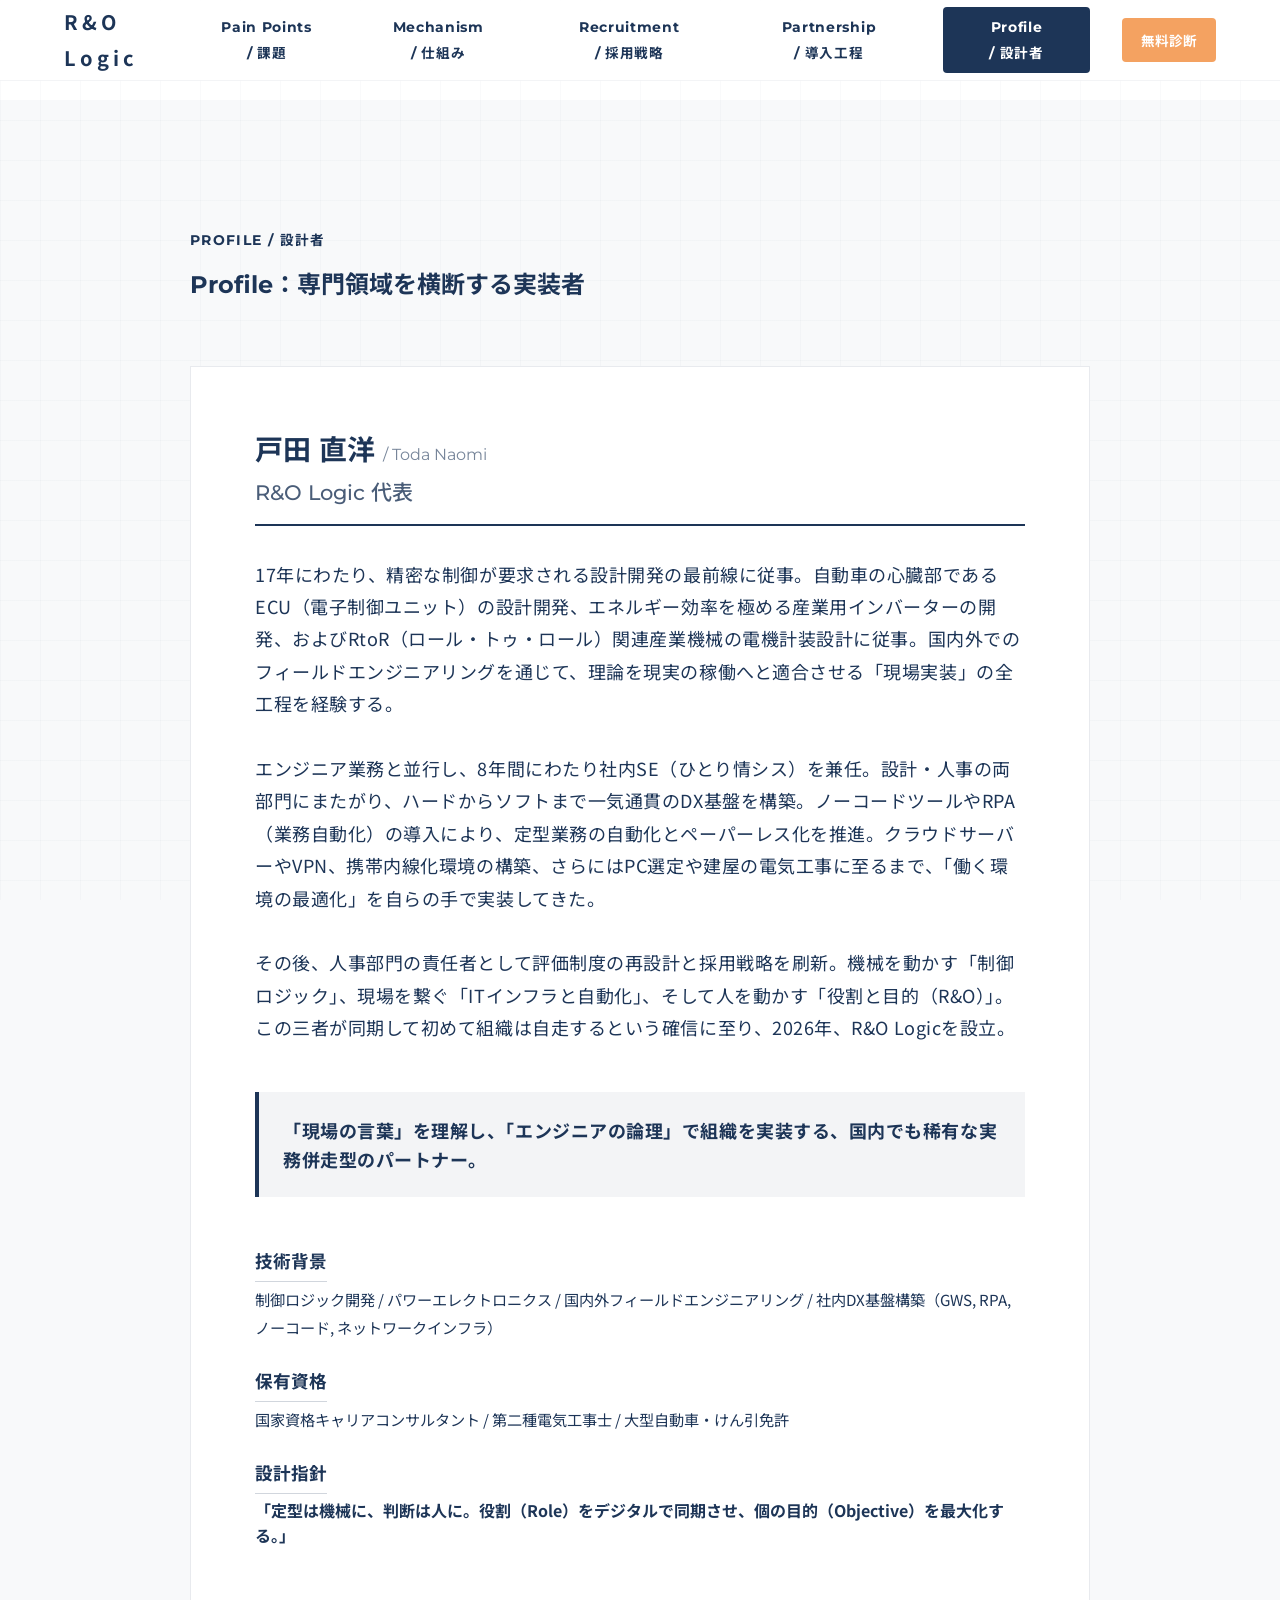
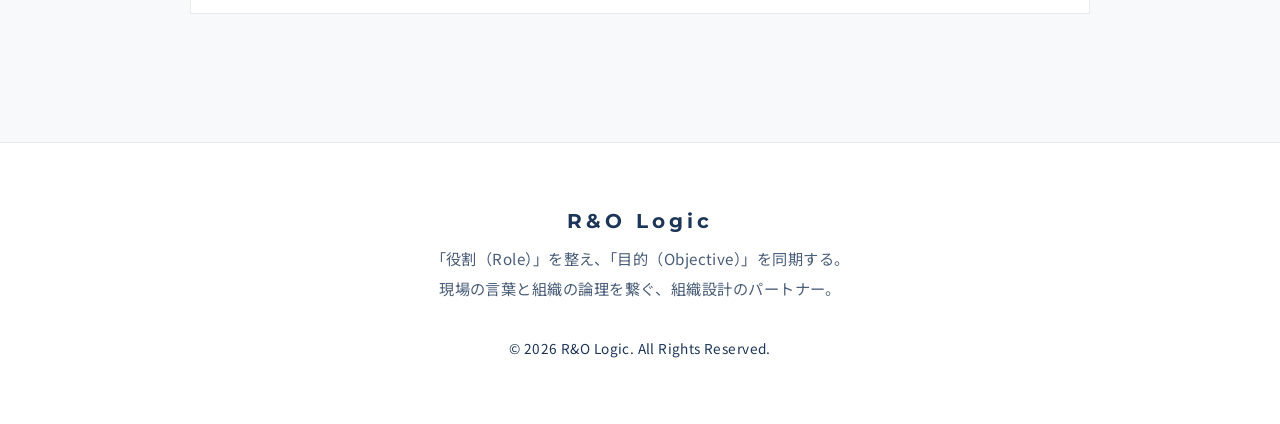
<file: profile.html>
<!DOCTYPE html>
<html lang="ja">

<head>
    <meta charset="UTF-8">
    <meta name="viewport" content="width=device-width, initial-scale=1.0">
    <title>Profile（代表プロフィール：戸田 直実） | R&amp;O Logic</title>
    <meta name="description"
        content="R&amp;O Logic代表 戸田 直実のプロフィール。製造業での実務経験と、27年間のコンサルティング実績により組織の自走化を支援します。">
    <!-- OGP and Twitter Cards -->
    <meta property="og:title" content="Profile（代表プロフィール：戸田 直実） | R&amp;O Logic">
    <meta property="og:description" content="R&amp;O Logic代表 戸田 直実のプロフィール。製造業での実務経験と、27年間のコンサルティング実績により組織の自走化を支援します。">
    <meta property="og:type" content="article">
    <meta property="og:url" content="https://ein0327.github.io/RO-Logic/profile.html">
    <meta property="og:image" content="https://ein0327.github.io/RO-Logic/img/og-image.png">
    <meta name="twitter:card" content="summary_large_image">
    <!-- Favicon -->
    <link rel="icon" type="image/svg+xml" href="img/favicon.svg">
    <!-- Fonts -->
    <link rel="preconnect" href="https://fonts.googleapis.com">
    <link rel="preconnect" href="https://fonts.gstatic.com" crossorigin>
    <link href="https://fonts.googleapis.com/css2?family=Montserrat:wght@400;700;900&family=Noto+Sans+JP:wght@400;500;700;900&display=swap" rel="stylesheet">
    <link rel="stylesheet" href="css/style.css">
</head>

<body>
    <!-- Preloader -->
    <div id="preloader" class="preloader">
        <div class="preloader-content">
            <span class="preloader-logo">R&amp;O Logic</span>
            <div class="preloader-line"></div>
        </div>
    </div>
    <header class="header">
        <div class="header-container">
            <a href="index.html" class="logo" style="text-decoration: none; color: inherit;">R&amp;O Logic</a>
            <div class="header-actions">
                <nav class="nav" id="nav" aria-label="詳細メニュー">
                    <ul class="nav-list">
                        <li><a href="pain-points.html" class="nav-link"><span class="nav-en">Pain Points</span><span class="nav-ja">/ 課題</span></a></li>
                        <li><a href="mechanism.html" class="nav-link"><span class="nav-en">Mechanism</span><span class="nav-ja">/ 仕組み</span></a></li>
                        <li><a href="recruitment.html" class="nav-link"><span class="nav-en">Recruitment</span><span class="nav-ja">/ 採用戦略</span></a></li>
                        <li><a href="partnership.html" class="nav-link"><span class="nav-en">Partnership</span><span class="nav-ja">/ 導入工程</span></a></li>
                        <li><a href="profile.html" class="nav-link"><span class="nav-en">Profile</span><span class="nav-ja">/ 設計者</span></a></li>
                    </ul>
                </nav>
                <div class="header-right">
                    <a href="index.html#contact" class="btn btn-sm header-btn" style="word-break: keep-all; overflow-wrap: normal;"><span style="display:inline-block;">無料</span><span style="display:inline-block;">診断</span></a>
                    <button class="hamburger" id="hamburger" aria-label="Menu">
                        <span></span><span></span><span></span>
                    </button>
                </div>
            </div>
        </div>
    </header>

    <main class="subpage-main">
            <!-- 6. Profile -->
        <section id="profile" class="profile section-spacing bg-light">
            <div class="container fade-up">
                <div class="section-title">
                    <span class="section-label">Profile / 設計者</span>
                    <h1>Profile：専門領域を横断する実装者</h1>
                </div>

                <div class="profile-box">
                    <div class="profile-header">
                        <h3 class="profile-name">戸田 直洋 <span class="profile-en">/ Toda Naomi</span><br><span
                                style="font-size: 0.75em; font-weight: 500; display: block; margin-top: 0.5rem; opacity: 0.8;">R&amp;O
                                Logic 代表</span></h3>
                    </div>
                    <div class="profile-body">
                        <p class="profile-desc" style="margin-bottom: 3rem;">
                            17年にわたり、精密な制御が要求される設計開発の最前線に従事。自動車の心臓部であるECU（電子制御ユニット）の設計開発、エネルギー効率を極める産業用インバーターの開発、およびRtoR（ロール・トゥ・ロール）関連産業機械の電機計装設計に従事。国内外でのフィールドエンジニアリングを通じて、理論を現実の稼働へと適合させる「現場実装」の全工程を経験する。<br><br>
                            エンジニア業務と並行し、8年間にわたり社内SE（ひとり情シス）を兼任。設計・人事の両部門にまたがり、ハードからソフトまで一気通貫のDX基盤を構築。ノーコードツールやRPA（業務自動化）の導入により、定型業務の自動化とペーパーレス化を推進。クラウドサーバーやVPN、携帯内線化環境の構築、さらにはPC選定や建屋の電気工事に至るまで、「働く環境の最適化」を自らの手で実装してきた。<br><br>
                            その後、人事部門の責任者として評価制度の再設計と採用戦略を刷新。機械を動かす「制御ロジック」、現場を繋ぐ「ITインフラと自動化」、そして人を動かす「役割と目的（R&O）」。この三者が同期して初めて組織は自走するという確信に至り、2026年、R&O
                            Logicを設立。<br><br>
                            <span
                                style="font-weight: 700; color: var(--clr-text); display: block; margin-top: 1rem; padding: 1.5rem; border-left: 4px solid var(--clr-text); background: rgba(29, 53, 87, 0.05); line-height: 1.6;">「現場の言葉」を理解し、「エンジニアの論理」で組織を実装する、国内でも稀有な実務併走型のパートナー。</span>
                        </p>

                        <dl class="profile-details" style="display: flex; flex-direction: column; gap: 1.5rem;">
                            <div class="detail-item">
                                <dt
                                    style="margin-bottom: 0.25rem; font-size: 1.1rem; border-bottom: 1px solid rgba(29, 53, 87, 0.2); padding-bottom: 0.25rem; display: inline-block; font-weight: 700;">
                                    技術背景</dt>
                                <dd style="font-size: 0.95rem; line-height: 1.8;">制御ロジック開発 / パワーエレクトロニクス /
                                    国内外フィールドエンジニアリング / 社内DX基盤構築（GWS, RPA, ノーコード, ネットワークインフラ）</dd>
                            </div>
                            <div class="detail-item">
                                <dt
                                    style="margin-bottom: 0.25rem; font-size: 1.1rem; border-bottom: 1px solid rgba(29, 53, 87, 0.2); padding-bottom: 0.25rem; display: inline-block; font-weight: 700;">
                                    保有資格</dt>
                                <dd style="font-size: 0.95rem; line-height: 1.8;">国家資格キャリアコンサルタント / 第二種電気工事士 /
                                    大型自動車・けん引免許</dd>
                            </div>
                            <div class="detail-item">
                                <dt
                                    style="margin-bottom: 0.25rem; font-size: 1.1rem; border-bottom: 1px solid rgba(29, 53, 87, 0.2); padding-bottom: 0.25rem; display: inline-block; font-weight: 700;">
                                    設計指針</dt>
                                <dd class="belief" style="font-size: 1rem; font-weight: 700; line-height: 1.6;">
                                    「定型は機械に、判断は人に。役割（Role）をデジタルで同期させ、個の目的（Objective）を最大化する。」</dd>
                            </div>
                        </dl>
                    </div>
                </div>
            </div>
        </section>

            </main>

    <footer class="footer">
        <div class="container text-center">
            <div style="margin-bottom: 2rem;">
                <h4 style="font-size: 1.25rem; margin-bottom: 0.5rem; letter-spacing: 0.2em; font-weight: 700;">R&amp;O
                    Logic</h4>
                <p style="font-size: 0.95rem; opacity: 0.8; line-height: 2;">
                    「役割（Role）」を整え、「目的（Objective）」を同期する。<br>現場の言葉と組織の論理を繋ぐ、組織設計のパートナー。</p>
            </div>
            <p>&copy; 2026 R&amp;O Logic. All Rights Reserved.</p>
        </div>
    </footer>

    <!-- Mobile FAB (Floating Action Button) -->
    <a href="index.html#contact" class="mobile-fab" id="mobileFab">
        <span>無料診断<br>フォーム</span>
    </a>

    <script src="js/main.js"></script>
</body>

</html>
</file>
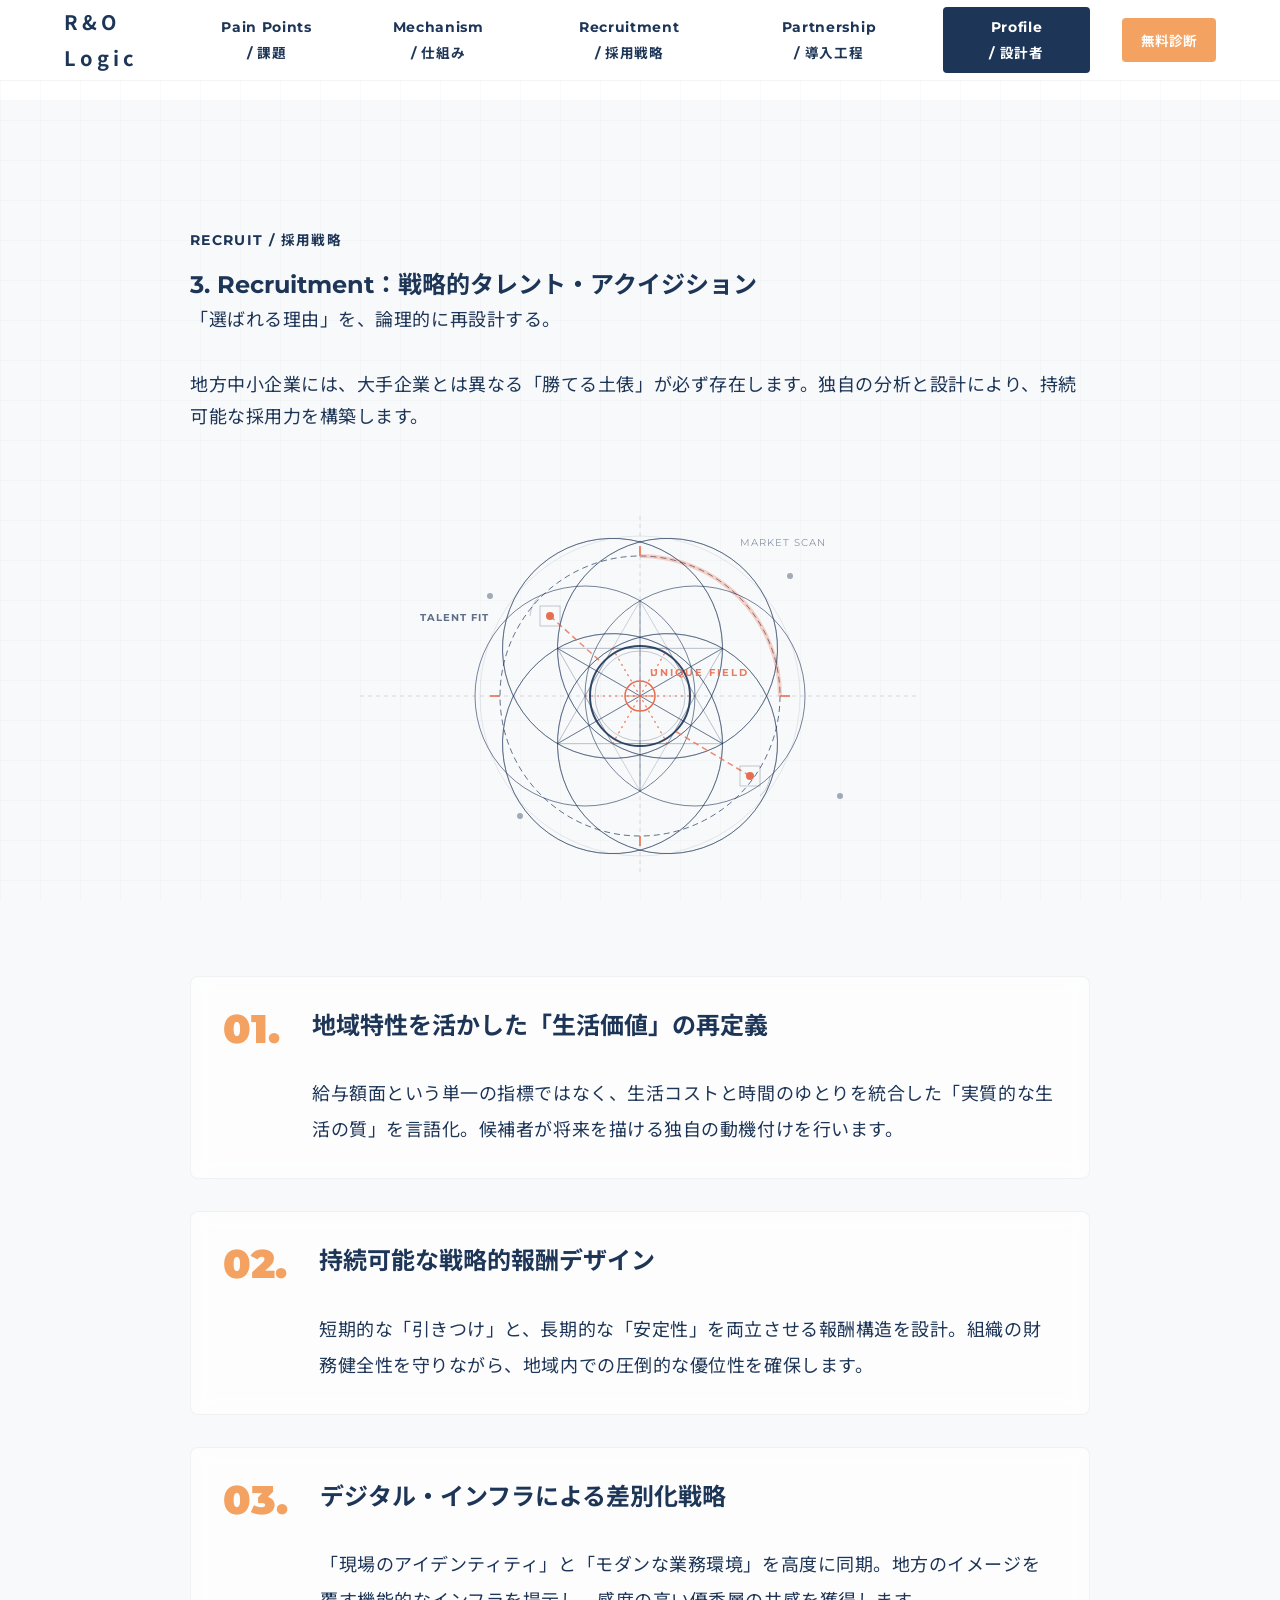
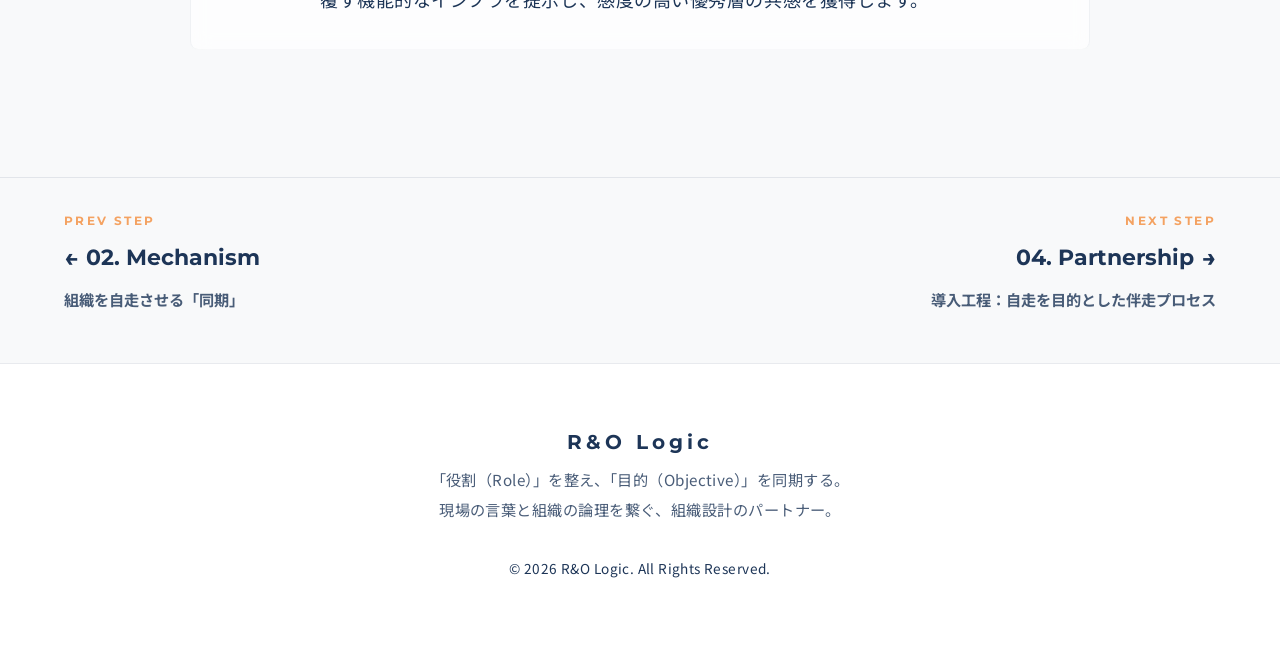
<file: recruitment.html>
<!DOCTYPE html>
<html lang="ja">

<head>
    <meta charset="UTF-8">
    <meta name="viewport" content="width=device-width, initial-scale=1.0">
    <title>3. Recruitment（戦略的タレント・アクイジション） | R&amp;O Logic</title>
    <meta name="description"
        content="「選ばれる理由」を論理的に再設計する。地方中小企業ならではの「勝てる土俵」を生かした持続可能な採用力の構築。">
    <!-- OGP and Twitter Cards -->
    <meta property="og:title" content="3. Recruitment（戦略的タレント・アクイジション） | R&amp;O Logic">
    <meta property="og:description" content="「選ばれる理由」を論理的に再設計する。地方中小企業ならではの「勝てる土俵」を生かした持続可能な採用力の構築。">
    <meta property="og:type" content="article">
    <meta property="og:url" content="https://ein0327.github.io/RO-Logic/recruitment.html">
    <meta property="og:image" content="https://ein0327.github.io/RO-Logic/img/og-image.png">
    <meta name="twitter:card" content="summary_large_image">
    <!-- Favicon -->
    <link rel="icon" type="image/svg+xml" href="img/favicon.svg">
    <!-- Fonts -->
    <link rel="preconnect" href="https://fonts.googleapis.com">
    <link rel="preconnect" href="https://fonts.gstatic.com" crossorigin>
    <link
        href="https://fonts.googleapis.com/css2?family=Montserrat:wght@400;700;900&family=Noto+Sans+JP:wght@400;500;700;900&display=swap"
        rel="stylesheet">
    <link rel="stylesheet" href="css/style.css">
</head>

<body>
    <!-- Preloader -->
    <div id="preloader" class="preloader">
        <div class="preloader-content">
            <span class="preloader-logo">R&amp;O Logic</span>
            <div class="preloader-line"></div>
        </div>
    </div>
    <header class="header">
        <div class="header-container">
            <a href="index.html" class="logo" style="text-decoration: none; color: inherit;">R&amp;O Logic</a>
            <div class="header-actions">
                <nav class="nav" id="nav" aria-label="詳細メニュー">
                    <ul class="nav-list">
                        <li><a href="pain-points.html" class="nav-link"><span class="nav-en">Pain Points</span><span
                                    class="nav-ja">/ 課題</span></a></li>
                        <li><a href="mechanism.html" class="nav-link"><span class="nav-en">Mechanism</span><span
                                    class="nav-ja">/ 仕組み</span></a></li>
                        <li><a href="recruitment.html" class="nav-link"><span class="nav-en">Recruitment</span><span
                                    class="nav-ja">/ 採用戦略</span></a></li>
                        <li><a href="partnership.html" class="nav-link"><span class="nav-en">Partnership</span><span
                                    class="nav-ja">/ 導入工程</span></a></li>
                        <li><a href="profile.html" class="nav-link"><span class="nav-en">Profile</span><span
                                    class="nav-ja">/ 設計者</span></a></li>
                    </ul>
                </nav>
                <div class="header-right">
                    <a href="index.html#contact" class="btn btn-sm header-btn"
                        style="word-break: keep-all; overflow-wrap: normal;"><span
                            style="display:inline-block;">無料</span><span style="display:inline-block;">診断</span></a>
                    <button class="hamburger" id="hamburger" aria-label="Menu">
                        <span></span><span></span><span></span>
                    </button>
                </div>
            </div>
        </div>
    </header>

    <main class="subpage-main">
        <!-- 4. Recruitment -->
        <section id="recruit" class="recruit section-spacing bg-light">
            <div class="container fade-up">
                <div class="section-title">
                    <span class="section-label">Recruit / 採用戦略</span>
                    <h1>3. Recruitment：戦略的タレント・アクイジション</h1>
                    <p class="section-desc">
                        「選ばれる理由」を、論理的に再設計する。<br><br>地方中小企業には、大手企業とは異なる「勝てる土俵」が必ず存在します。独自の分析と設計により、持続可能な採用力を構築します。</p>
                        
                    <div class="mechanism-anim fade-up delay-1">
                        <!-- Da Vinci Blueprint Radar / Astrolabe SVG -->
                        <!-- Desktop: Da Vinci Blueprint Radar / Astrolabe SVG -->
                        <svg viewBox="0 0 600 400" width="100%" height="auto" preserveAspectRatio="xMidYMid meet" class="hidden-mobile">
                            <!-- Background Crosshair Grid -->
                            <line x1="300" y1="20" x2="300" y2="380" stroke="#1D3557" stroke-width="0.5" stroke-dasharray="4 4" opacity="0.3"/>
                            <line x1="20" y1="200" x2="580" y2="200" stroke="#1D3557" stroke-width="0.5" stroke-dasharray="4 4" opacity="0.3"/>
                            <circle cx="300" cy="200" r="160" fill="none" stroke="#1D3557" stroke-width="0.5" opacity="0.2"/>
                            
                            <!-- Astrolabe / Radar Outer Rings -->
                            <g style="transform-origin: 300px 200px;" class="anim-spin-slow">
                                <circle cx="300" cy="200" r="140" fill="none" stroke="#1D3557" stroke-width="1" stroke-dasharray="6 4" opacity="0.7"/>
                                <!-- Calibration ticks -->
                                <path d="M 300 60 L 300 50 M 300 340 L 300 350 M 160 200 L 150 200 M 440 200 L 450 200" stroke="#E76F51" stroke-width="2" opacity="0.8"/>
                                <!-- Radar Scanning Arc -->
                                <path d="M 300 60 A 140 140 0 0 1 440 200" fill="none" stroke="#E76F51" stroke-width="4" opacity="0.3"/>
                            </g>
                            
                            <g style="transform-origin: 300px 200px;" class="anim-spin-reverse">
                                <!-- Vesica Piscis Divine Intersection -->
                                <g transform="rotate(0 300 200)">
                                    <circle cx="245.0" cy="200" r="110" fill="none" stroke="#1D3557" stroke-width="1.0" opacity="0.6"/>
                                    <circle cx="355.0" cy="200" r="110" fill="none" stroke="#1D3557" stroke-width="1.0" opacity="0.6"/>
                                    <line x1="245.0" y1="200" x2="355.0" y2="200" stroke="#E76F51" stroke-width="1.5" stroke-dasharray="2 4" opacity="0.7"/>
                                    <line x1="300" y1="104.73720558371176" x2="300" y2="295.2627944162882" stroke="#1D3557" stroke-width="1.0" opacity="0.5"/>
                                    <polygon points="245.0,200 300,104.73720558371176 355.0,200 300,295.2627944162882" fill="none" stroke="#1D3557" stroke-width="0.5" opacity="0.4"/>
                                </g>
                                <!-- Vesica Piscis Divine Intersection -->
                                <g transform="rotate(60 300 200)">
                                    <circle cx="245.0" cy="200" r="110" fill="none" stroke="#1D3557" stroke-width="0.7" opacity="0.6"/>
                                    <circle cx="355.0" cy="200" r="110" fill="none" stroke="#1D3557" stroke-width="0.7" opacity="0.6"/>
                                    <line x1="245.0" y1="200" x2="355.0" y2="200" stroke="#E76F51" stroke-width="1.0499999999999998" stroke-dasharray="2 4" opacity="0.7"/>
                                    <line x1="300" y1="104.73720558371176" x2="300" y2="295.2627944162882" stroke="#1D3557" stroke-width="0.7" opacity="0.5"/>
                                    <polygon points="245.0,200 300,104.73720558371176 355.0,200 300,295.2627944162882" fill="none" stroke="#1D3557" stroke-width="0.35" opacity="0.4"/>
                                </g>
                                <!-- Vesica Piscis Divine Intersection -->
                                <g transform="rotate(120 300 200)">
                                    <circle cx="245.0" cy="200" r="110" fill="none" stroke="#1D3557" stroke-width="0.7" opacity="0.6"/>
                                    <circle cx="355.0" cy="200" r="110" fill="none" stroke="#1D3557" stroke-width="0.7" opacity="0.6"/>
                                    <line x1="245.0" y1="200" x2="355.0" y2="200" stroke="#E76F51" stroke-width="1.0499999999999998" stroke-dasharray="2 4" opacity="0.7"/>
                                    <line x1="300" y1="104.73720558371176" x2="300" y2="295.2627944162882" stroke="#1D3557" stroke-width="0.7" opacity="0.5"/>
                                    <polygon points="245.0,200 300,104.73720558371176 355.0,200 300,295.2627944162882" fill="none" stroke="#1D3557" stroke-width="0.35" opacity="0.4"/>
                                </g>
                            </g>
                                <!-- Vesica Piscis Divine Intersection -->
                                <g transform="rotate(60 300 200)">
                                    <circle cx="245.0" cy="200" r="110" fill="none" stroke="#1D3557" stroke-width="0.7" opacity="0.6"/>
                                    <circle cx="355.0" cy="200" r="110" fill="none" stroke="#1D3557" stroke-width="0.7" opacity="0.6"/>
                                    <line x1="245.0" y1="200" x2="355.0" y2="200" stroke="#E76F51" stroke-width="1.0499999999999998" stroke-dasharray="2 4" opacity="0.7"/>
                                    <line x1="300" y1="104.73720558371176" x2="300" y2="295.2627944162882" stroke="#1D3557" stroke-width="0.7" opacity="0.5"/>
                                    <polygon points="245.0,200 300,104.73720558371176 355.0,200 300,295.2627944162882" fill="none" stroke="#1D3557" stroke-width="0.35" opacity="0.4"/>
                                </g>
                                <!-- Vesica Piscis Divine Intersection -->
                                <g transform="rotate(120 300 200)">
                                    <circle cx="245.0" cy="200" r="110" fill="none" stroke="#1D3557" stroke-width="0.7" opacity="0.6"/>
                                    <circle cx="355.0" cy="200" r="110" fill="none" stroke="#1D3557" stroke-width="0.7" opacity="0.6"/>
                                    <line x1="245.0" y1="200" x2="355.0" y2="200" stroke="#E76F51" stroke-width="1.0499999999999998" stroke-dasharray="2 4" opacity="0.7"/>
                                    <line x1="300" y1="104.73720558371176" x2="300" y2="295.2627944162882" stroke="#1D3557" stroke-width="0.7" opacity="0.5"/>
                                    <polygon points="245.0,200 300,104.73720558371176 355.0,200 300,295.2627944162882" fill="none" stroke="#1D3557" stroke-width="0.35" opacity="0.4"/>
                                </g>
                            </g>

                            <!-- Core: UNIQUE FIELD -->
                            <g>
                                <circle cx="300" cy="200" r="50" fill="none" stroke="#1D3557" stroke-width="2" opacity="0.9"/>
                                <circle cx="300" cy="200" r="45" fill="none" stroke="#1D3557" stroke-width="0.5" opacity="0.5"/>
                                <circle cx="300" cy="200" r="15" fill="none" stroke="#E76F51" stroke-width="1.5" class="anim-blueprint-pulse"/>
                                <!-- Cross in Core -->
                                <line x1="285" y1="200" x2="315" y2="200" stroke="#E76F51" stroke-width="1" opacity="0.8"/>
                                <line x1="300" y1="185" x2="300" y2="215" stroke="#E76F51" stroke-width="1" opacity="0.8"/>
                            </g>

                            <!-- External Talent Nodes (Unmatched) -->
                            <circle cx="150" cy="100" r="3" fill="#1D3557" opacity="0.4"/>
                            <circle cx="450" cy="80" r="3" fill="#1D3557" opacity="0.4"/>
                            <circle cx="180" cy="320" r="3" fill="#1D3557" opacity="0.4"/>
                            <circle cx="500" cy="300" r="3" fill="#1D3557" opacity="0.4"/>
                            
                            <!-- Targeted Talent Nodes (Being Pulled in) -->
                            <g>
                                <!-- Node 1 -->
                                <circle cx="210" cy="120" r="4" fill="#E76F51" class="anim-blueprint-pulse"/>
                                <line x1="210" y1="120" x2="260" y2="165" stroke="#E76F51" stroke-width="1.5" stroke-dasharray="6 4" class="anim-blueprint-flow" opacity="0.8"/>
                                <!-- Geo alignment box -->
                                <rect x="200" y="110" width="20" height="20" fill="none" stroke="#1D3557" stroke-width="0.5" opacity="0.5"/>
                                
                                <!-- Node 2 -->
                                <circle cx="410" cy="280" r="4" fill="#E76F51" class="anim-blueprint-pulse"/>
                                <line x1="410" y1="280" x2="335" y2="235" stroke="#E76F51" stroke-width="1.5" stroke-dasharray="6 4" class="anim-blueprint-flow" opacity="0.8"/>
                                <!-- Geo alignment box -->
                                <rect x="400" y="270" width="20" height="20" fill="none" stroke="#1D3557" stroke-width="0.5" opacity="0.5"/>
                            </g>
                            
                            <!-- Measurement Labels -->
                            <text x="310" y="180" fill="#E76F51" font-size="10" font-family="var(--font-en)" opacity="0.9" letter-spacing="2px" font-weight="700">UNIQUE FIELD</text>
                            <text x="400" y="50" fill="#1D3557" font-size="10" font-family="var(--font-en)" opacity="0.5" letter-spacing="1px">MARKET SCAN</text>
                            <text x="80" y="125" fill="#1D3557" font-size="10" font-family="var(--font-en)" opacity="0.7" letter-spacing="1px" font-weight="700">TALENT FIT</text>
                            
                            <!-- Alignment Arcs -->
                            <path d="M 190 120 A 30 30 0 0 1 200 100" fill="none" stroke="#1D3557" stroke-width="0.5" opacity="0.5"/>
                            <path d="M 430 280 A 30 30 0 0 1 420 300" fill="none" stroke="#1D3557" stroke-width="0.5" opacity="0.5"/>
                        </svg>

                        <!-- Mobile: Zoomed & Thicker Radar SVG -->
                        <svg viewBox="60 0 480 400" width="100%" height="auto" preserveAspectRatio="xMidYMid meet" class="hidden-desktop">
                            <!-- Background Crosshair Grid -->
                            <line x1="300" y1="20" x2="300" y2="380" stroke="#1D3557" stroke-width="1" stroke-dasharray="4 4" opacity="0.3"/>
                            <line x1="20" y1="200" x2="580" y2="200" stroke="#1D3557" stroke-width="1" stroke-dasharray="4 4" opacity="0.3"/>
                            <circle cx="300" cy="200" r="160" fill="none" stroke="#1D3557" stroke-width="1" opacity="0.2"/>
                            
                            <!-- Astrolabe / Radar Outer Rings -->
                            <g style="transform-origin: 300px 200px;" class="anim-spin-slow">
                                <circle cx="300" cy="200" r="140" fill="none" stroke="#1D3557" stroke-width="1.5" stroke-dasharray="6 4" opacity="0.7"/>
                                <!-- Calibration ticks -->
                                <path d="M 300 60 L 300 50 M 300 340 L 300 350 M 160 200 L 150 200 M 440 200 L 450 200" stroke="#E76F51" stroke-width="3" opacity="0.8"/>
                                <!-- Radar Scanning Arc -->
                                <path d="M 300 60 A 140 140 0 0 1 440 200" fill="none" stroke="#E76F51" stroke-width="5" opacity="0.3"/>
                            </g>
                            
                            <g style="transform-origin: 300px 200px;" class="anim-spin-reverse">
                                <!-- Vesica Piscis Divine Intersection -->
                                <g transform="rotate(0 300 200)">
                                    <circle cx="245.0" cy="200" r="110" fill="none" stroke="#1D3557" stroke-width="1.5" opacity="0.6"/>
                                    <circle cx="355.0" cy="200" r="110" fill="none" stroke="#1D3557" stroke-width="1.5" opacity="0.6"/>
                                    <line x1="245.0" y1="200" x2="355.0" y2="200" stroke="#E76F51" stroke-width="2.25" stroke-dasharray="2 4" opacity="0.7"/>
                                    <line x1="300" y1="104.73720558371176" x2="300" y2="295.2627944162882" stroke="#1D3557" stroke-width="1.5" opacity="0.5"/>
                                    <polygon points="245.0,200 300,104.73720558371176 355.0,200 300,295.2627944162882" fill="none" stroke="#1D3557" stroke-width="0.75" opacity="0.4"/>
                                </g>
                                <!-- Vesica Piscis Divine Intersection -->
                                <g transform="rotate(60 300 200)">
                                    <circle cx="245.0" cy="200" r="110" fill="none" stroke="#1D3557" stroke-width="1.0499999999999998" opacity="0.6"/>
                                    <circle cx="355.0" cy="200" r="110" fill="none" stroke="#1D3557" stroke-width="1.0499999999999998" opacity="0.6"/>
                                    <line x1="245.0" y1="200" x2="355.0" y2="200" stroke="#E76F51" stroke-width="1.5749999999999997" stroke-dasharray="2 4" opacity="0.7"/>
                                    <line x1="300" y1="104.73720558371176" x2="300" y2="295.2627944162882" stroke="#1D3557" stroke-width="1.0499999999999998" opacity="0.5"/>
                                    <polygon points="245.0,200 300,104.73720558371176 355.0,200 300,295.2627944162882" fill="none" stroke="#1D3557" stroke-width="0.5249999999999999" opacity="0.4"/>
                                </g>
                                <!-- Vesica Piscis Divine Intersection -->
                                <g transform="rotate(120 300 200)">
                                    <circle cx="245.0" cy="200" r="110" fill="none" stroke="#1D3557" stroke-width="1.0499999999999998" opacity="0.6"/>
                                    <circle cx="355.0" cy="200" r="110" fill="none" stroke="#1D3557" stroke-width="1.0499999999999998" opacity="0.6"/>
                                    <line x1="245.0" y1="200" x2="355.0" y2="200" stroke="#E76F51" stroke-width="1.5749999999999997" stroke-dasharray="2 4" opacity="0.7"/>
                                    <line x1="300" y1="104.73720558371176" x2="300" y2="295.2627944162882" stroke="#1D3557" stroke-width="1.0499999999999998" opacity="0.5"/>
                                    <polygon points="245.0,200 300,104.73720558371176 355.0,200 300,295.2627944162882" fill="none" stroke="#1D3557" stroke-width="0.5249999999999999" opacity="0.4"/>
                                </g>
                            </g>
                                <!-- Vesica Piscis Divine Intersection -->
                                <g transform="rotate(60 300 200)">
                                    <circle cx="245.0" cy="200" r="110" fill="none" stroke="#1D3557" stroke-width="1.0499999999999998" opacity="0.6"/>
                                    <circle cx="355.0" cy="200" r="110" fill="none" stroke="#1D3557" stroke-width="1.0499999999999998" opacity="0.6"/>
                                    <line x1="245.0" y1="200" x2="355.0" y2="200" stroke="#E76F51" stroke-width="1.5749999999999997" stroke-dasharray="2 4" opacity="0.7"/>
                                    <line x1="300" y1="104.73720558371176" x2="300" y2="295.2627944162882" stroke="#1D3557" stroke-width="1.0499999999999998" opacity="0.5"/>
                                    <polygon points="245.0,200 300,104.73720558371176 355.0,200 300,295.2627944162882" fill="none" stroke="#1D3557" stroke-width="0.5249999999999999" opacity="0.4"/>
                                </g>
                                <!-- Vesica Piscis Divine Intersection -->
                                <g transform="rotate(120 300 200)">
                                    <circle cx="245.0" cy="200" r="110" fill="none" stroke="#1D3557" stroke-width="1.0499999999999998" opacity="0.6"/>
                                    <circle cx="355.0" cy="200" r="110" fill="none" stroke="#1D3557" stroke-width="1.0499999999999998" opacity="0.6"/>
                                    <line x1="245.0" y1="200" x2="355.0" y2="200" stroke="#E76F51" stroke-width="1.5749999999999997" stroke-dasharray="2 4" opacity="0.7"/>
                                    <line x1="300" y1="104.73720558371176" x2="300" y2="295.2627944162882" stroke="#1D3557" stroke-width="1.0499999999999998" opacity="0.5"/>
                                    <polygon points="245.0,200 300,104.73720558371176 355.0,200 300,295.2627944162882" fill="none" stroke="#1D3557" stroke-width="0.5249999999999999" opacity="0.4"/>
                                </g>
                            </g>

                            <!-- Core: UNIQUE FIELD -->
                            <g>
                                <circle cx="300" cy="200" r="50" fill="none" stroke="#1D3557" stroke-width="3" opacity="0.9"/>
                                <circle cx="300" cy="200" r="45" fill="none" stroke="#1D3557" stroke-width="1" opacity="0.5"/>
                                <circle cx="300" cy="200" r="15" fill="none" stroke="#E76F51" stroke-width="2" class="anim-blueprint-pulse"/>
                                <!-- Cross in Core -->
                                <line x1="285" y1="200" x2="315" y2="200" stroke="#E76F51" stroke-width="1.5" opacity="0.8"/>
                                <line x1="300" y1="185" x2="300" y2="215" stroke="#E76F51" stroke-width="1.5" opacity="0.8"/>
                            </g>

                            <!-- External Talent Nodes (Unmatched) -->
                            <circle cx="150" cy="100" r="5" fill="#1D3557" opacity="0.4"/>
                            <circle cx="450" cy="80" r="5" fill="#1D3557" opacity="0.4"/>
                            <circle cx="180" cy="320" r="5" fill="#1D3557" opacity="0.4"/>
                            <circle cx="500" cy="300" r="5" fill="#1D3557" opacity="0.4"/>
                            
                            <!-- Targeted Talent Nodes (Being Pulled in) -->
                            <g>
                                <!-- Node 1 -->
                                <circle cx="210" cy="120" r="6" fill="#E76F51" class="anim-blueprint-pulse"/>
                                <line x1="210" y1="120" x2="260" y2="165" stroke="#E76F51" stroke-width="2.5" stroke-dasharray="6 4" class="anim-blueprint-flow" opacity="0.8"/>
                                <!-- Geo alignment box -->
                                <rect x="200" y="110" width="20" height="20" fill="none" stroke="#1D3557" stroke-width="1" opacity="0.5"/>
                                
                                <!-- Node 2 -->
                                <circle cx="410" cy="280" r="6" fill="#E76F51" class="anim-blueprint-pulse"/>
                                <line x1="410" y1="280" x2="335" y2="235" stroke="#E76F51" stroke-width="2.5" stroke-dasharray="6 4" class="anim-blueprint-flow" opacity="0.8"/>
                                <!-- Geo alignment box -->
                                <rect x="400" y="270" width="20" height="20" fill="none" stroke="#1D3557" stroke-width="1" opacity="0.5"/>
                            </g>
                            
                            <!-- Measurement Labels -->
                            <text x="310" y="180" fill="#E76F51" font-size="12" font-family="var(--font-en)" opacity="0.9" letter-spacing="2px" font-weight="900">UNIQUE FIELD</text>
                            <text x="360" y="50" fill="#1D3557" font-size="12" font-family="var(--font-en)" opacity="0.6" letter-spacing="1px" font-weight="900">MARKET SCAN</text>
                            <text x="80" y="125" fill="#1D3557" font-size="12" font-family="var(--font-en)" opacity="0.8" letter-spacing="1px" font-weight="900">TALENT FIT</text>
                            
                            <!-- Alignment Arcs -->
                            <path d="M 190 120 A 30 30 0 0 1 200 100" fill="none" stroke="#1D3557" stroke-width="1" opacity="0.5"/>
                            <path d="M 430 280 A 30 30 0 0 1 420 300" fill="none" stroke="#1D3557" stroke-width="1" opacity="0.5"/>
                        </svg>
                    </div>
                </div>

                <ol class="system-steps">
                    <li class="system-item fade-up">
                        <div class="system-num">01.</div>
                        <div class="system-content">
                            <h3>地域特性を活かした「生活価値」の再定義</h3>
                            <p>給与額面という単一の指標ではなく、生活コストと時間のゆとりを統合した「実質的な生活の質」を言語化。候補者が将来を描ける独自の動機付けを行います。</p>
                        </div>
                    </li>
                    <li class="system-item fade-up delay-1">
                        <div class="system-num">02.</div>
                        <div class="system-content">
                            <h3>持続可能な戦略的報酬デザイン</h3>
                            <p>短期的な「引きつけ」と、長期的な「安定性」を両立させる報酬構造を設計。組織の財務健全性を守りながら、地域内での圧倒的な優位性を確保します。</p>
                        </div>
                    </li>
                    <li class="system-item fade-up delay-2">
                        <div class="system-num">03.</div>
                        <div class="system-content">
                            <h3>デジタル・インフラによる差別化戦略</h3>
                            <p>「現場のアイデンティティ」と「モダンな業務環境」を高度に同期。地方のイメージを覆す機能的なインフラを提示し、感度の高い優秀層の共感を獲得します。</p>
                        </div>
                    </li>
                </ol>
            </div>
        </section>


        <!-- Next/Prev Page Navigation -->
        <div class="next-page-nav fade-up">
            <a href="mechanism.html" class="prev-page-link">
                <span class="next-page-label">Prev Step</span>
                <span class="next-page-title"><span style="font-size: 1.5rem;">&larr;</span> 02. Mechanism</span>
                <span
                    style="font-size: 0.95rem; margin-top: 0.5rem; opacity: 0.8; color: var(--clr-text); font-weight: 700;">組織を自走させる「同期」</span>
            </a>
            <a href="partnership.html" class="next-page-link">
                <span class="next-page-label">Next Step</span>
                <span class="next-page-title">04. Partnership <span style="font-size: 1.5rem;">&rarr;</span></span>
                <span
                    style="font-size: 0.95rem; margin-top: 0.5rem; opacity: 0.8; color: var(--clr-text); font-weight: 700;">導入工程：自走を目的とした伴走プロセス</span>
            </a>
        </div>
    </main>

    <footer class="footer">
        <div class="container text-center">
            <div style="margin-bottom: 2rem;">
                <h4 style="font-size: 1.25rem; margin-bottom: 0.5rem; letter-spacing: 0.2em; font-weight: 700;">R&amp;O
                    Logic</h4>
                <p style="font-size: 0.95rem; opacity: 0.8; line-height: 2;">
                    「役割（Role）」を整え、「目的（Objective）」を同期する。<br>現場の言葉と組織の論理を繋ぐ、組織設計のパートナー。</p>
            </div>
            <p>&copy; 2026 R&amp;O Logic. All Rights Reserved.</p>
        </div>
    </footer>

    <!-- Mobile FAB (Floating Action Button) -->
    <a href="index.html#contact" class="mobile-fab" id="mobileFab">
        <span>無料診断<br>フォーム</span>
    </a>

    <script src="js/main.js"></script>
</body>

</html>
</file>
<file: css/style.css>
:root {
  /* Strictly defined colors */
  --clr-bg-white: #FFFFFF;
  --clr-bg-light: #F8F9FA;
  --clr-text: #1D3557;
  --clr-btn: #F4A261;
  --clr-btn-hover: #E76F51;

  /* Fonts */
  --font-main: 'Noto Sans JP', sans-serif;
  --font-en: 'Montserrat', sans-serif;
  
  /* Margins - "敢えて広めに取る" (intentionally take wide margins) */
  --spacing-section: 8rem;
  --spacing-mb-lg: 4rem;
  --spacing-mb-md: 2rem;
  --spacing-mb-sm: 1rem;
}

.mobile-break { display: none; }

/* Reset & Initial Setup */
* {
  margin: 0;
  padding: 0;
  box-sizing: border-box;
}

html {
  font-size: 16px;
  scroll-behavior: smooth;
  scroll-padding-top: 100px;
}

body {
  font-family: var(--font-main);
  background-color: var(--clr-bg-white);
  background-image: 
    linear-gradient(rgba(29, 53, 87, 0.025) 1px, transparent 1px),
    linear-gradient(90deg, rgba(29, 53, 87, 0.025) 1px, transparent 1px);
  background-size: 40px 40px;
  background-attachment: fixed;
  color: var(--clr-text);
  line-height: 1.8;
  -webkit-font-smoothing: antialiased;
}

a { text-decoration: none; color: inherit; }
ul, ol { list-style: none; }

/* Utilities */
.container {
  width: 90%;
  max-width: 900px; /* Kept tight to prevent text spreading too wide, improving readability */
  margin: 0 auto;
}

.section-spacing {
  padding: var(--spacing-section) 0;
}

/* Subpage base spacing */
.subpage-main {
  padding-top: 100px;
}

.bg-light { 
  background-color: var(--clr-bg-light); 
  background-image: 
    linear-gradient(rgba(29, 53, 87, 0.025) 1px, transparent 1px),
    linear-gradient(90deg, rgba(29, 53, 87, 0.025) 1px, transparent 1px);
  background-size: 40px 40px;
  background-attachment: fixed;
}
.text-center { text-align: center; }

/* Typography */
h1, h2, h3, h4 {
  font-family: var(--font-en), var(--font-main);
  color: var(--clr-text);
  font-weight: 700;
  line-height: 1.4;
}

p {
  color: var(--clr-text);
  font-weight: 400;
  letter-spacing: 0.03em;
}

.section-title {
  margin-bottom: var(--spacing-mb-lg);
}

.section-label {
  font-family: var(--font-en), var(--font-main);
  display: block;
  font-size: 0.85rem;
  font-weight: 700;
  letter-spacing: 0.1em;
  margin-bottom: var(--spacing-mb-sm);
  text-transform: uppercase;
  color: var(--clr-text);
}

.section-title h2 {
  font-size: 2.25rem;
  letter-spacing: -0.03em;
  margin-bottom: var(--spacing-mb-md);
  padding-bottom: 1.25rem;
  border-bottom: 1px solid rgba(29, 53, 87, 0.1);
  position: relative;
}

.section-title h2::after {
  content: "";
  position: absolute;
  left: 0;
  bottom: -1px;
  width: 80px;
  height: 3px;
  background-color: var(--clr-btn);
}

.section-desc {
  font-size: 1.125rem;
  line-height: 1.8;
}

/* Grid System */
.grid { display: grid; gap: var(--spacing-mb-lg); }
.grid-2 { grid-template-columns: repeat(auto-fit, minmax(300px, 1fr)); }
.grid-3 { grid-template-columns: repeat(auto-fit, minmax(250px, 1fr)); }

/* Buttons - Accent color only used here */
.btn {
  display: inline-flex;
  align-items: center;
  justify-content: center;
  padding: 1rem 2rem;
  background-color: var(--clr-btn);
  color: #fff;
  font-weight: 700;
  border-radius: 4px;
  transition: all 0.3s ease;
  cursor: pointer;
  border: none;
}

.btn:hover {
  background-color: var(--clr-btn-hover);
  transform: translateY(-2px);
  box-shadow: 0 4px 12px rgba(231, 111, 81, 0.3);
}

/* Primary CTA Button Polish */
.btn-cta {
  position: relative;
  overflow: hidden;
  z-index: 1;
}
.btn-cta::after {
  content: "";
  position: absolute;
  top: 0;
  left: -100%;
  width: 50%;
  height: 100%;
  background: linear-gradient(to right, rgba(255,255,255,0) 0%, rgba(255,255,255,0.3) 50%, rgba(255,255,255,0) 100%);
  transform: skewX(-25deg);
  transition: all 0.6s ease;
  z-index: -1;
}
.btn-cta:hover::after {
  left: 150%;
}
.btn-cta:hover {
  transform: translateY(-4px);
  box-shadow: 0 8px 25px rgba(231, 111, 81, 0.4);
}

.btn-sm { padding: 0.6rem 1.2rem; font-size: 0.85rem; }
.btn-lg { padding: 1.25rem 3rem; font-size: 1.25rem; }
.btn-block { width: 100%; max-width: 400px; margin: 0 auto; display: flex; }

/* Animation utilities */
.fade-up {
  opacity: 0;
  transform: translateY(30px);
  transition: opacity 0.8s ease, transform 0.8s ease;
}
.fade-up.visible { opacity: 1; transform: translateY(0); }
.delay-1 { transition-delay: 0.1s; }
.delay-2 { transition-delay: 0.2s; }
.delay-3 { transition-delay: 0.3s; }

/* Header */
.header {
  position: fixed;
  top: 0;
  left: 0;
  width: 100%;
  background-color: rgba(255, 255, 255, 0.85);
  backdrop-filter: blur(12px);
  -webkit-backdrop-filter: blur(12px);
  z-index: 1000;
  border-bottom: 1px solid rgba(29, 53, 87, 0.05);
}

.header-container {
  display: flex;
  justify-content: space-between;
  align-items: center;
  height: 80px;
  width: 90%;
  max-width: 1200px;
  margin: 0 auto;
}

.logo {
  font-weight: 700;
  font-size: 1.25rem;
  letter-spacing: 0.2em;
  color: var(--clr-text);
}

.header-actions {
  display: flex;
  align-items: center;
  gap: 2rem;
}

.header-right {
  display: flex;
  align-items: center;
  gap: 1.5rem;
}

.hamburger {
  display: none;
  flex-direction: column;
  justify-content: space-between;
  width: 24px;
  height: 18px;
  background: transparent;
  border: none;
  cursor: pointer;
  padding: 0;
  z-index: 1001;
}

.hamburger span {
  width: 100%;
  height: 2px;
  background: var(--clr-text);
  transition: all 0.3s ease;
  transform-origin: left center;
}

.nav-list {
  display: flex;
  gap: 2rem;
  align-items: center;
}
.nav-link {
  font-family: var(--font-en), var(--font-main);
  text-decoration: none;
  font-weight: 700;
  font-size: 0.85rem;
  letter-spacing: 0.05em;
  color: var(--clr-text);
  transition: opacity 0.3s ease;
  
  /* Flexbox responsive text wrapping */
  display: flex;
  flex-wrap: wrap;
  justify-content: center;
  align-items: center;
  column-gap: 0.4em;
  row-gap: 0.1em;
}

.nav-en, .nav-ja {
  white-space: nowrap;
}

.nav-link:hover { opacity: 0.7; }

/* Highlight Profile in Header (Button Style) */
.nav-link[href="profile.html"] {
  background-color: var(--clr-text);
  padding: 0.5rem 1.2rem;
  border-radius: 4px;
  color: var(--clr-bg-white) !important;
  opacity: 1;
  transition: all 0.3s ease;
}
.nav-link[href="profile.html"] .nav-en,
.nav-link[href="profile.html"] .nav-ja {
  color: var(--clr-bg-white) !important;
}
.nav-link[href="profile.html"]:hover {
  background-color: rgba(29, 53, 87, 0.85);
  transform: translateY(-2px);
  opacity: 1;
}

/* Infographic Box (System Section) */
.infographic-box {
  margin: 3rem 0 4rem;
  padding: 3rem 2rem;
  background: rgba(255, 255, 255, 0.7);
  backdrop-filter: blur(10px);
  -webkit-backdrop-filter: blur(10px);
  border: 1px solid rgba(29, 53, 87, 0.1);
  border-radius: 8px;
  box-shadow: 0 10px 30px rgba(0,0,0,0.03);
  text-align: center;
}

/* Service Card Links (Index) */
.service-card {
  transition: transform 0.3s ease, box-shadow 0.3s ease, border-color 0.3s ease;
}
.service-card:hover {
  transform: translateY(-8px);
  box-shadow: 0 15px 35px rgba(29, 53, 87, 0.1);
  border-color: rgba(29, 53, 87, 0.2);
}
.infographic-box h3 {
  margin-bottom: 2.5rem;
  font-size: 1.25rem;
  letter-spacing: 0.1em;
  color: var(--clr-text);
}
.infographic-flex {
  display: flex;
  justify-content: center;
  align-items: center;
  gap: 3rem;
}
.info-state svg {
  width: 140px;
  height: 140px;
  margin-bottom: 0.75rem;
}
.info-arrow {
  color: var(--clr-btn);
  font-size: 2.5rem;
  font-weight: 900;
}

/* XY Graph Animation for Pain Points */
.pain-points-anim {
  width: 100%;
  margin-top: 2rem;
  background: rgba(255, 255, 255, 0.85);
  border: 1px solid rgba(29, 53, 87, 0.1);
  border-radius: 8px;
  backdrop-filter: blur(10px);
  -webkit-backdrop-filter: blur(10px);
  padding: 1rem 0.5rem;
}

@media (min-width: 769px) {
  .pain-points-anim {
    padding: 1.5rem;
  }
}

@media (max-width: 768px) {
  .hidden-mobile { display: none !important; }
}
@media (min-width: 769px) {
  .hidden-desktop { display: none !important; }
}

/* Default states before animation */
.anim-graph-line { stroke-dashoffset: 1000; }
.anim-diverge-area { opacity: 0; }
.anim-label-legacy, .anim-label-modern, .anim-gap-indicators { opacity: 0; }
.pulse-point { transform-origin: 250px 220px; transform: scale(0); opacity: 0; }
.pulse-point-mobile { transform-origin: 150px 330px; transform: scale(0); opacity: 0; }

/* When dynamically in viewport */
.pain-points-anim.is-animating .anim-graph-line {
  animation: drawGraphLine 2.5s cubic-bezier(0.3, 0, 0.2, 1) forwards;
}
.pain-points-anim.is-animating .anim-diverge-area {
  animation: fadeAlphaHalf 2s cubic-bezier(0.3, 0, 0.2, 1) forwards 1s;
}
.pain-points-anim.is-animating .anim-label-legacy, 
.pain-points-anim.is-animating .anim-label-modern, 
.pain-points-anim.is-animating .anim-gap-indicators {
  animation: fadeAlphaFull 1.5s cubic-bezier(0.3, 0, 0.2, 1) forwards 1.2s;
}
.pain-points-anim.is-animating .pulse-point,
.pain-points-anim.is-animating .pulse-point-mobile {
  animation: pulseScale 1.5s cubic-bezier(0.3, 0, 0.2, 1) forwards 0.8s;
}

@keyframes drawGraphLine {
  0% { stroke-dashoffset: 1000; }
  100% { stroke-dashoffset: 0; }
}

@keyframes fadeAlphaHalf {
  0% { opacity: 0; }
  100% { opacity: 1; }
}

@keyframes fadeAlphaFull {
  0% { opacity: 0; transform: translateY(10px); }
  100% { opacity: 1; transform: translateY(0); }
}

@keyframes pulseScale {
  0% { transform: scale(0); opacity: 0; }
  45% { transform: scale(3); opacity: 0.5; }
  100% { transform: scale(1); opacity: 1; }
}

/* Preloader */
.preloader {
  position: fixed;
  top: 0;
  left: 0;
  width: 100%;
  height: 100vh;
  background-color: var(--clr-bg-white);
  z-index: 9999;
  display: flex;
  justify-content: center;
  align-items: center;
  transition: opacity 0.6s ease, visibility 0.6s ease;
}
.preloader.hidden {
  opacity: 0;
  visibility: hidden;
}
.preloader-content {
  text-align: center;
}
.preloader-logo {
  font-weight: 900;
  font-size: 2rem;
  letter-spacing: 0.2em;
  color: var(--clr-text);
  display: block;
  margin-bottom: 1rem;
}
.preloader-line {
  width: 0;
  height: 2px;
  background-color: var(--clr-btn);
  margin: 0 auto;
  animation: loadLine 1s ease-in-out forwards;
}

@keyframes loadLine {
  0% { width: 0; }
  100% { width: 100px; }
}

/* Mobile FAB */
.mobile-fab {
  position: fixed;
  bottom: 24px;
  right: 24px;
  width: 70px;
  height: 70px;
  background-color: var(--clr-btn);
  color: var(--clr-bg-white);
  border-radius: 50%;
  display: none; /* hidden on desktop */
  justify-content: center;
  align-items: center;
  text-align: center;
  font-size: 0.75rem;
  font-weight: 700;
  line-height: 1.3;
  box-shadow: 0 4px 15px rgba(244, 162, 97, 0.4);
  z-index: 999;
  transition: transform 0.3s ease, opacity 0.3s ease, visibility 0.3s ease;
  opacity: 0;
  visibility: hidden;
}
.mobile-fab.visible {
  opacity: 1;
  visibility: visible;
}
.mobile-fab:active {
  transform: scale(0.95);
  background-color: var(--clr-btn-hover);
}

/* Hero Section */
.hero {
  padding-top: 200px;
  padding-bottom: 15vw; /* Extra padding for the diagonal cut */
  position: relative;
  overflow: hidden;
  background-color: var(--clr-text);
  color: var(--clr-bg-white);
  clip-path: polygon(0 0, 100% 0, 100% calc(100% - 6vw), 0 100%);
  margin-bottom: -5vw; /* Pull next section up to cover the negative space */
}

#hero-canvas {
  position: absolute;
  top: 0;
  left: 0;
  width: 100%;
  height: 100%;
  z-index: 0;
  pointer-events: none;
}

.hero-container {
  position: relative;
  z-index: 1;
}

.hero-title {
  font-size: 4rem;
  line-height: 1.2;
  margin-bottom: var(--spacing-mb-md);
  letter-spacing: -0.04em;
  color: var(--clr-bg-white);
}

.hero-sub {
  font-size: 1.25rem;
  font-weight: 700;
  margin-bottom: var(--spacing-mb-lg);
  border-left: 4px solid var(--clr-btn);
  padding-left: 1rem;
  color: var(--clr-bg-white);
}

.hero-lead p {
  font-size: 1.125rem;
  opacity: 0.9;
  color: var(--clr-bg-white);
  line-height: 2;
  margin-bottom: var(--spacing-mb-sm);
}

/* Removed image backgrounds to showcase SVG animations cleanly */

.message {
  background-image: 
    linear-gradient(rgba(29, 53, 87, 0.88), rgba(29, 53, 87, 0.96)),
    url('../img/bg-message-mechanical.png');
  background-size: cover;
  background-position: center;
  background-attachment: fixed;
  color: var(--clr-bg-white) !important;
}

.message p, .message h3, .message .message-title {
  color: var(--clr-bg-white) !important;
}

/* Cards */
.card {
  background: rgba(255, 255, 255, 0.7);
  backdrop-filter: blur(10px);
  -webkit-backdrop-filter: blur(10px);
  padding: 2.5rem 2rem;
  border-radius: 8px;
  border: 1px solid rgba(29, 53, 87, 0.06);
  position: relative;
  overflow: hidden;
  transition: transform 0.4s ease, box-shadow 0.4s ease;
}

.card::before {
  content: "";
  position: absolute;
  top: 0;
  left: 0;
  width: 100%;
  height: 4px;
  background-color: var(--clr-btn);
  transform: scaleX(0);
  transform-origin: left;
  transition: transform 0.4s ease;
}

.card:hover {
  transform: translateY(-8px);
  box-shadow: 0 20px 40px rgba(29, 53, 87, 0.06);
}

.card:hover::before {
  transform: scaleX(1);
}

.card h3 {
  font-size: 1.25rem;
  margin-bottom: var(--spacing-mb-sm);
}

.card p {
  font-size: 1rem;
}

/* System Details */
.system-steps {
  display: flex;
  flex-direction: column;
  gap: 2rem;
}

/* Process & system Steps */
.system-item {
  display: flex;
  gap: 2rem;
  background: rgba(255, 255, 255, 0.7);
  backdrop-filter: blur(10px);
  -webkit-backdrop-filter: blur(10px);
  padding: 2rem;
  border-radius: 8px;
  border: 1px solid rgba(29, 53, 87, 0.06);
  transition: transform 0.4s ease, box-shadow 0.4s ease;
}

.system-item:hover {
  transform: translateX(5px);
  box-shadow: 0 15px 30px rgba(29, 53, 87, 0.05);
}

.system-item:last-child {
  border-bottom: none;
}

.system-num {
  font-family: var(--font-en), var(--font-main);
  font-size: 2.5rem;
  font-weight: 900;
  color: var(--clr-btn);
  line-height: 1;
}

.system-content h3 {
  font-size: 1.5rem;
  margin-bottom: var(--spacing-mb-md);
}

.system-content p {
  font-size: 1.125rem;
  line-height: 2;
}

/* Process Timeline */
.timeline {
  display: flex;
  flex-direction: column;
  gap: var(--spacing-mb-md);
}

.timeline-item {
  display: flex;
  gap: var(--spacing-mb-md);
  background-color: var(--clr-bg-white);
  padding: var(--spacing-mb-md);
  box-shadow: 0 4px 20px rgba(0,0,0,0.02);
}

.timeline-badge {
  font-weight: 900;
  font-size: 0.85rem;
  width: 100px;
  flex-shrink: 0;
  text-transform: uppercase;
  color: var(--clr-bg-white);
  background-color: var(--clr-text);
  padding: 0.25rem 0.5rem;
  display: inline-block;
  align-self: flex-start;
  text-align: center;
}

.timeline-content h3 {
  font-size: 1.25rem;
  margin-bottom: 0.5rem;
}

/* Profile Box */
.profile-box {
  background-color: var(--clr-bg-white);
  padding: var(--spacing-mb-lg);
  border: 1px solid rgba(29, 53, 87, 0.1);
}

.profile-header {
  margin-bottom: var(--spacing-mb-md);
  border-bottom: 2px solid var(--clr-text);
  padding-bottom: var(--spacing-mb-sm);
}

.profile-name {
  font-size: 1.75rem;
}

.profile-en {
  font-size: 1rem;
  font-weight: 400;
  opacity: 0.6;
}

.profile-desc {
  margin-bottom: var(--spacing-mb-lg);
  font-size: 1.125rem;
}

.list-bullet {
  padding-left: 1.5rem;
}

.list-bullet li {
  position: relative;
  margin-bottom: 0.5rem;
}

.list-bullet li::before {
  content: "・";
  position: absolute;
  left: -1.5rem;
}

.belief {
  font-weight: 700;
  font-size: 1.25rem;
  line-height: 1.6;
}

/* Message Section */
.message-box {
  max-width: 800px;
  margin: 0 auto;
  padding: var(--spacing-mb-lg) 0;
  border-top: 1px dashed rgba(255, 255, 255, 0.4);
  border-bottom: 1px dashed rgba(255, 255, 255, 0.4);
}

.message-title {
  font-size: 1.5rem;
  margin-bottom: var(--spacing-mb-lg);
  text-align: center;
  line-height: 1.6;
}

.message-body p {
  font-size: 0.95rem;
  line-height: 2.2;
  margin-bottom: 1.5rem;
}

.message-strong {
  font-weight: 700;
  font-size: 1.1rem !important;
  color: var(--clr-text);
}

.message-highlight {
  font-weight: 700;
  font-size: 1.1rem !important;
  margin-top: 2.5rem;
  text-align: center;
}

.message-signature {
  margin-top: 3rem;
  text-align: right;
  padding-right: 2rem;
}

.signature-img {
  max-width: 200px;
  height: auto;
  opacity: 0.8;
  display: inline-block;
}

/* Footer */
.footer {
  padding: var(--spacing-mb-lg) 0;
  border-top: 1px solid rgba(29, 53, 87, 0.1);
}
.footer p { font-size: 0.85rem; }

/* Responsive */
@media (max-width: 900px) {
  :root {
    --spacing-section: 5rem;
  }
  
  .header-container { flex-direction: row; height: 70px; padding: 0; justify-content: space-between; }
  .header-right { gap: 1rem; }
  .hamburger { display: flex; }
  .header-btn { font-size: 0.75rem; padding: 0.5rem 0.8rem; }
  
  .nav {
    position: absolute;
    top: 70px;
    left: 0;
    width: 100%;
    background: rgba(255, 255, 255, 0.98);
    backdrop-filter: blur(10px);
    padding: 2rem 0;
    box-shadow: 0 4px 10px rgba(0,0,0,0.05);
    clip-path: polygon(0 0, 100% 0, 100% 0, 0 0);
    transition: clip-path 0.4s ease;
    pointer-events: none;
  }
  
  .nav.active {
    clip-path: polygon(0 0, 100% 0, 100% 100%, 0 100%);
    pointer-events: auto;
  }

  .nav-list {
    flex-direction: column;
    gap: 1.5rem;
  }

  .nav-link { font-size: 1rem; text-align: center; display: block; }

  .infographic-flex { flex-direction: column; gap: 1.5rem; }
  .info-arrow { transform: rotate(90deg); margin: 0; }
  .infographic-box { padding: 2.5rem 1rem; }
  .info-state svg { width: 110px; height: 110px; margin-bottom: 0.5rem; }

  .mobile-fab {
    display: flex;
  }

  /* Hamburger toggles */
  .hamburger.active span:nth-child(1) { transform: rotate(45deg) translate(-2px, -2px); }
  .hamburger.active span:nth-child(2) { opacity: 0; }
  .hamburger.active span:nth-child(3) { transform: rotate(-45deg) translate(-2px, 2px); }
  
  .system-item { flex-direction: column; gap: 1rem; }
  .timeline-item { flex-direction: column; gap: 1rem; }
  .hero-title { font-size: 2.5rem; }
}

/* Next Page Navigation */
.next-page-nav {
  display: flex;
  justify-content: space-between;
  align-items: stretch;
  padding: 2rem 5% 3rem;
  border-top: 1px solid rgba(29, 53, 87, 0.1);
  background-color: var(--clr-bg-light);
  gap: 1.5rem;
}
.next-page-link, .prev-page-link {
  display: inline-flex;
  flex-direction: column;
  text-decoration: none;
  font-family: var(--font-en), var(--font-main);
  transition: transform 0.4s cubic-bezier(0.175, 0.885, 0.32, 1.275), opacity 0.3s ease;
  width: 48%;
}
.next-page-link {
  align-items: flex-end;
  text-align: right;
}
.prev-page-link {
  align-items: flex-start;
  text-align: left;
}
.next-page-link:hover {
  transform: translateX(6px);
  opacity: 0.85;
}
.prev-page-link:hover {
  transform: translateX(-6px);
  opacity: 0.85;
}
.next-page-label {
  font-size: 0.75rem;
  font-weight: 700;
  letter-spacing: 0.2em;
  color: var(--clr-btn);
  margin-bottom: 0.25rem;
  text-transform: uppercase;
}
.next-page-title {
  font-size: 1.35rem;
  font-weight: 700;
  color: var(--clr-text);
  display: flex;
  align-items: center;
  gap: 0.5rem;
}

@media (max-width: 768px) {
  .next-page-link > span:last-child,
  .prev-page-link > span:last-child {
    display: none !important;
  }
  .next-page-title {
    font-size: 1.05rem;
  }
  .next-page-label {
    font-size: 0.65rem;
  }
  .mobile-break {
    display: block;
  }
}

@media (max-width: 600px) {
  .next-page-nav {
    flex-direction: column;
    gap: 2rem;
  }
  .next-page-link, .prev-page-link {
    width: 100%;
  }
  .section-title h2 {
    font-size: 1.5rem;
    line-height: 1.4;
  }
  .hero-title {
    font-size: 2rem !important;
  }
  .profile-box {
    padding: 2rem 1.5rem;
  }
  .timeline-item {
    padding: 1.5rem;
  }
  .contact-details {
    padding: 1.5rem !important;
  }
}

/* Mobile Accordion Logic (Contact Section) */
.mobile-accordion-btn {
    width: 100%;
    padding: 1rem;
    background: rgba(29, 53, 87, 0.05);
    border: none;
    font-size: 1.1rem;
    font-weight: 700;
    color: var(--clr-text);
    display: flex;
    justify-content: space-between;
    align-items: center;
    border-radius: 4px;
    cursor: pointer;
    font-family: inherit;
    margin-bottom: 0;
}
.mobile-accordion-wrapper.is-open .mobile-accordion-btn .icon {
    transform: rotate(45deg);
}
.mobile-accordion-btn .icon {
    transition: transform 0.3s ease;
    font-size: 1.25rem;
}

@media (max-width: 768px) {
    .mobile-accordion-body {
        display: none;
    }
    .mobile-accordion-wrapper.is-open .mobile-accordion-body {
        display: block;
        padding-top: 1.5rem;
        animation: fadeAlphaHalf 0.3s ease;
    }
    .contact-details {
        padding: 1.5rem !important;
    }
}
@media (min-width: 769px) {
    .mobile-accordion-body {
        display: block !important;
    }
    .mobile-accordion-btn {
        display: none;
    }
}

/* --- Da Vinci Blueprint Mechanism Animation --- */
@keyframes spinSlow {
    0% { transform: rotate(0deg); }
    100% { transform: rotate(360deg); }
}
@keyframes spinSlowReverse {
    0% { transform: rotate(0deg); }
    100% { transform: rotate(-360deg); }
}
@keyframes blueprintFlow {
    0% { stroke-dashoffset: 100; }
    100% { stroke-dashoffset: 0; }
}
@keyframes blueprintPulse {
    0%, 100% {
        r: 3;
        opacity: 0.4;
    }
    50% {
        r: 5;
        opacity: 1;
        fill: #E76F51;
    }
}
.anim-spin-slow {
    animation: spinSlow 35s linear infinite;
}
.anim-spin-reverse {
    animation: spinSlowReverse 45s linear infinite;
}
.anim-spin-fast {
    animation: spinSlow 20s linear infinite;
}
.anim-blueprint-flow {
    animation: blueprintFlow 5s linear infinite;
}
.anim-blueprint-pulse {
    animation: blueprintPulse 3s ease-in-out infinite;
}
.mechanism-anim {
    margin: 3rem 0;
    display: flex;
    justify-content: center;
    border-radius: 8px;
    background: transparent;
    padding: 1rem;
}
.mechanism-anim svg {
    max-width: 600px;
}
</file>
